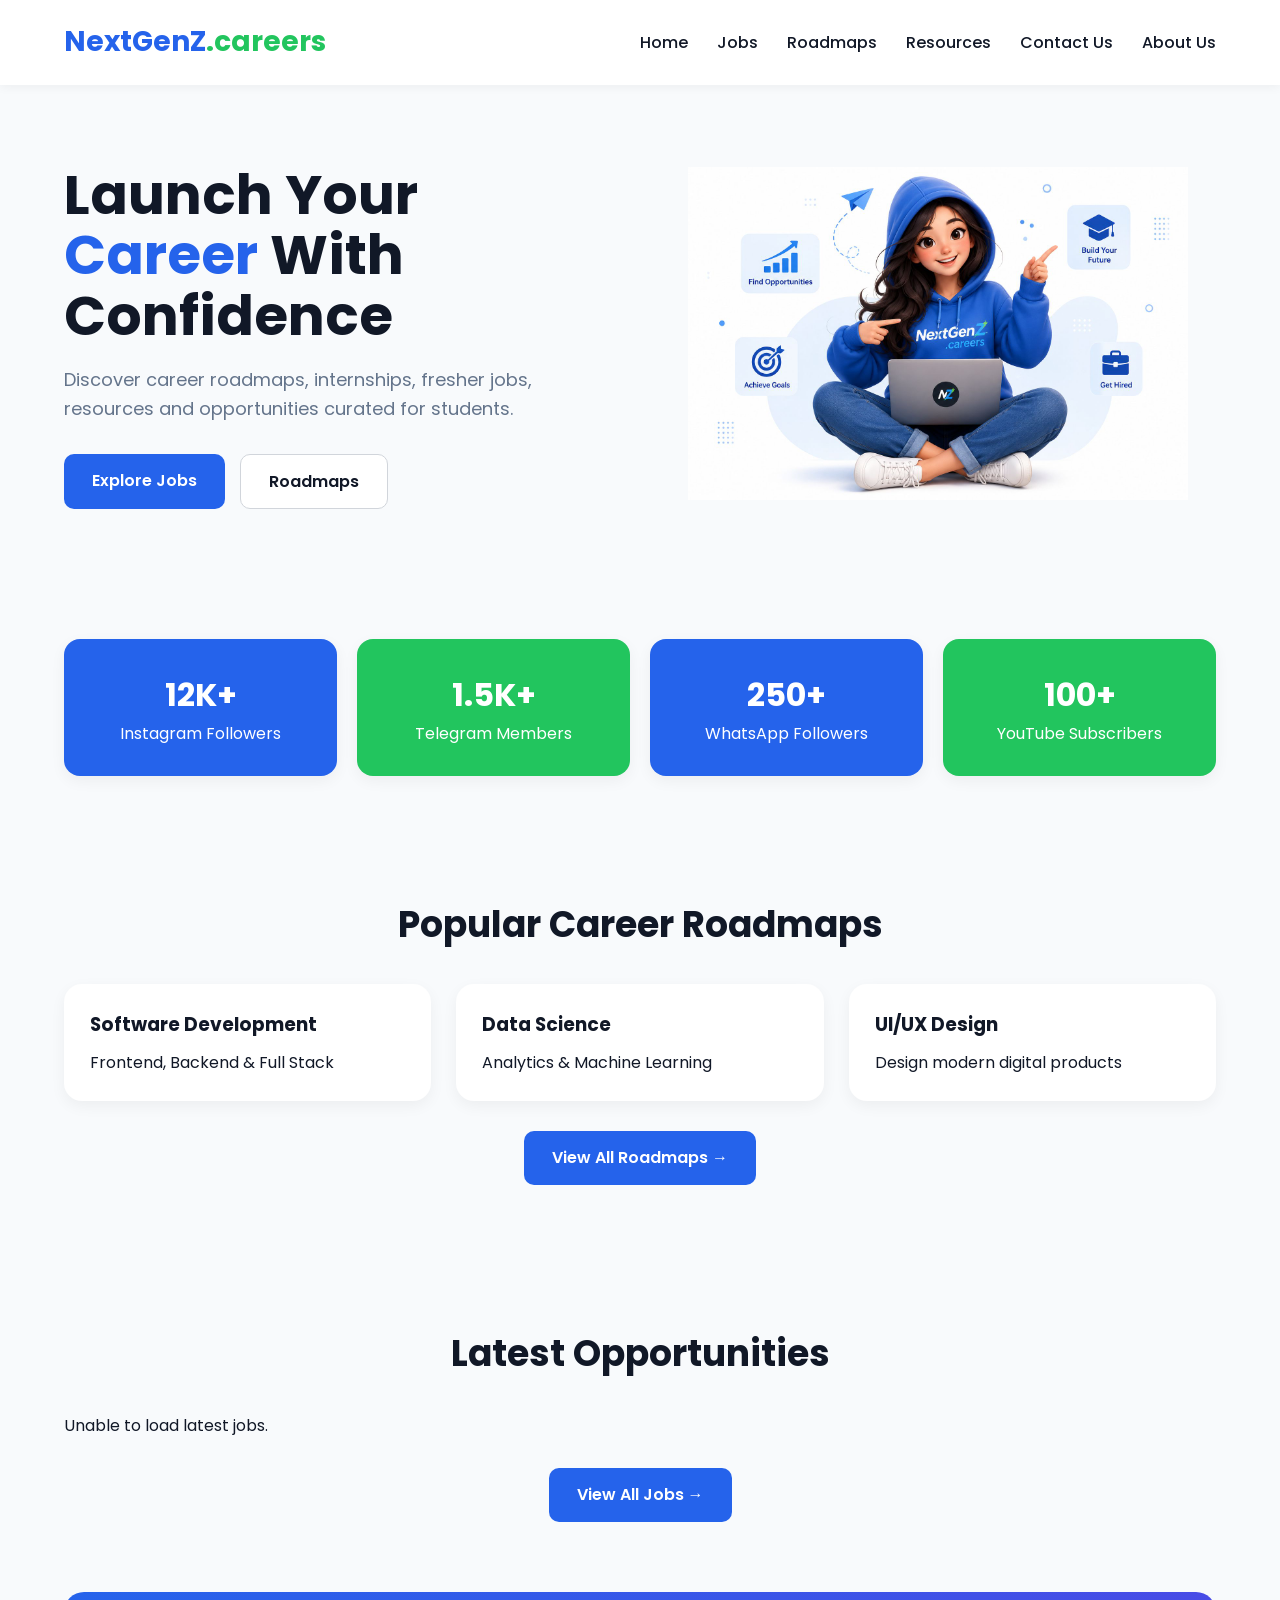
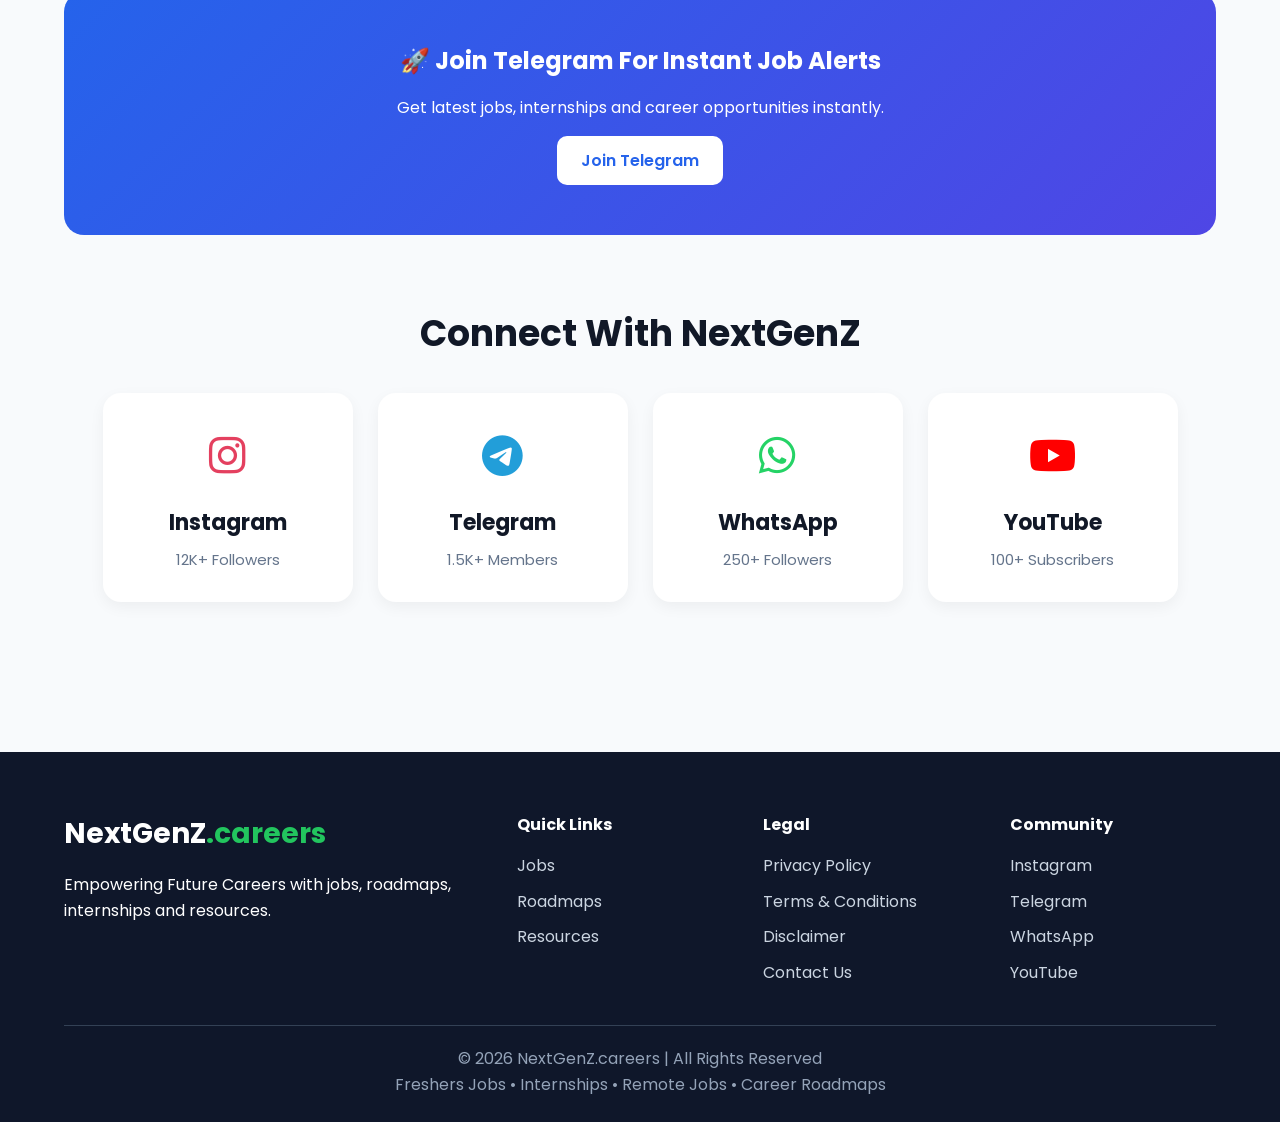
<file: index.html>
<!DOCTYPE html>
<html lang="en">
<head>
<meta charset="UTF-8">
<meta name="viewport" content="width=device-width, initial-scale=1.0">
<meta name="description"
content="Freshers Jobs, Internships, Career Roadmaps and Resources for Students.">
<meta name="keywords"
content="Freshers Jobs, Internships, Remote Jobs, Career Roadmaps, NextGenZ Careers">
<meta name="author"
content="NextGenZ.careers">
<title>NextGenZ.careers</title>

<link href="https://fonts.googleapis.com/css2?family=Poppins:wght@300;400;500;600;700&display=swap" rel="stylesheet">
<link rel="stylesheet" href="css/style.css">
<link rel="stylesheet"
href="https://cdnjs.cloudflare.com/ajax/libs/font-awesome/6.5.1/css/all.min.css">

</head>
<body>

<nav>
<div class="container navbar">

<a href="index.html" class="logo">
NextGenZ<span>.careers</span>
</a>

<button class="menu-toggle" id="menuToggle">
<i class="fas fa-bars"></i>
</button>

<div class="nav-links" id="navLinks">
<a href="index.html">Home</a>
<a href="jobs.html">Jobs</a>
<a href="roadmaps.html">Roadmaps</a>
<a href="resources.html">Resources</a>
<a href="contact.html">Contact Us</a>
<a href="aboutus.html">About Us</a>
  
</div>

</div>
</nav>

<div class="container">

<section class="hero">

<div class="hero-content">

<div class="hero-text">

<h1>
Launch Your <span>Career</span> With Confidence
</h1>

<p>
Discover career roadmaps, internships, fresher jobs,
resources and opportunities curated for students.
</p>

<div class="hero-buttons">

<a href="jobs.html" class="btn-primary">
Explore Jobs
</a>

<a href="roadmaps.html" class="btn-secondary">
Roadmaps
</a>

</div>

</div>

<div class="hero-image">
<img
src="assets/mascots/blue-hoodie-girl.jpeg"
alt="Mascot">
</div>

</div>

</section>

<!-- COMMUNITY STATS -->

<div class="stats">

<div class="stat-card blue">
<h2>12K+</h2>
<p>Instagram Followers</p>
</div>

<div class="stat-card green">
<h2>1.5K+</h2>
<p>Telegram Members</p>
</div>

<div class="stat-card blue">
<h2>250+</h2>
<p>WhatsApp Followers</p>
</div>

<div class="stat-card green">
<h2>100+</h2>
<p>YouTube Subscribers</p>
</div>

</div>

<!-- ROADMAPS -->

<section class="section">

<h2 class="section-title">
Popular Career Roadmaps
</h2>

<div class="cards">

<div class="card">
<h3>Software Development</h3>
<p>Frontend, Backend & Full Stack</p>
</div>

<div class="card">
<h3>Data Science</h3>
<p>Analytics & Machine Learning</p>
</div>

<div class="card">
<h3>UI/UX Design</h3>
<p>Design modern digital products</p>
</div>

</div>

<div style="text-align:center;margin-top:30px;">
<a href="roadmaps.html" class="btn-primary">
View All Roadmaps →
</a>

</div>

</section>

<!-- JOBS -->

<section class="section">

<h2 class="section-title">
Latest Opportunities
</h2>

<div class="job-grid" id="latestJobs">
</div>

<div style="text-align:center;margin-top:30px;">
<a href="jobs.html" class="btn-primary">
View All Jobs →
</a>
</div>

</section>

<!-- TELEGRAM -->

<div class="telegram">

<h2>
🚀 Join Telegram For Instant Job Alerts
</h2>

<p>
Get latest jobs, internships and career opportunities instantly.
</p>

<a
href="https://t.me/NextGenZ_3507"
target="_blank"
rel="noopener noreferrer"
>
Join Telegram
</a>

</div>

<!-- SOCIAL LINKS -->

<section class="section">

<h2 class="section-title">
Connect With NextGenZ
</h2>

<div class="social-grid">

<a href="https://www.instagram.com/nextgenz.careers___"
target="_blank"
class="social-card">

<div class="social-icon">
<i class="fab fa-instagram"></i>
</div>

<h3>Instagram</h3>
<p>12K+ Followers</p>

</a>

<a href="https://t.me/NextGenZ_3507"
target="_blank"
class="social-card">

<div class="social-icon">
<i class="fab fa-telegram"></i>
</div>

<h3>Telegram</h3>
<p>1.5K+ Members</p>

</a>

<a href="https://whatsapp.com/channel/0029Vb7myvzFXUuTW505jc34"
target="_blank"
class="social-card">

<div class="social-icon">
<i class="fab fa-whatsapp"></i>
</div>

<h3>WhatsApp</h3>
<p>250+ Followers</p>

</a>

<a href="https://youtube.com/@nextgenz.careers"
target="_blank"
class="social-card">

<div class="social-icon">
<i class="fab fa-youtube"></i>
</div>

<h3>YouTube</h3>
<p>100+ Subscribers</p>

</a>

</div>

</section>

</div>

<footer class="footer">

<div class="container">

<div class="footer-grid">

<div>

<h3 class="footer-logo">
NextGenZ<span>.careers</span>
</h3>

<p>
Empowering Future Careers with jobs,
roadmaps, internships and resources.
</p>

</div>

<div>

<h4>Quick Links</h4>

<a href="jobs.html">Jobs</a>
<a href="roadmaps.html">Roadmaps</a>
<a href="resources.html">Resources</a>

</div>

<div>

<h4>Legal</h4>

<a href="privacy-policy.html">
Privacy Policy
</a>

<a href="terms-and-conditions.html">
Terms & Conditions
</a>

<a href="disclaimer.html">
Disclaimer
</a>

<a href="contact.html">
Contact Us
</a>

</div>

<div>

<h4>Community</h4>

<a href="https://www.instagram.com/nextgenz.careers___" target="_blank">
Instagram
</a>

<a href="https://t.me/NextGenZ_3507" target="_blank">
Telegram
</a>

<a href="https://whatsapp.com/channel/0029Vb7myvzFXUuTW505jc34" target="_blank">
WhatsApp
</a>

<a href="https://youtube.com/@nextgenz.careers" target="_blank">
YouTube
</a>

</div>

</div>

<div class="footer-bottom">

<p>
© 2026 NextGenZ.careers | All Rights Reserved
</p>

<p>
Freshers Jobs • Internships • Remote Jobs • Career Roadmaps
</p>

</div>

</div>

</footer>

<script>

const SHEET_URL =
"https://opensheet.elk.sh/1BYlgaDfRpooK-59tOeE_zVIuWqKgYcrGlc1aWQddtQc/JobDetails";

fetch(SHEET_URL)

.then(response => response.json())

.then(data => {

const latestJobs =
data.reverse().slice(0,6);

const jobsContainer =
document.getElementById("latestJobs");

jobsContainer.innerHTML = "";

latestJobs.forEach(job => {

jobsContainer.innerHTML += `

<div class="job-card">

<div style="display:flex;gap:8px;margin-bottom:15px;flex-wrap:wrap;">

<span class="badge category">
${job.Category}
</span>

${job['Is New'] === 'TRUE'
? '<span class="badge new">NEW</span>'
: ''
}

</div>

<h3>
${job.Company} - ${job.Role}
</h3>

<p>📍 ${job.Location}</p>

<p>💼 ${job.Experience}</p>

<p>💰 ${job.Salary} LPA</p>

<a
href="career.html?id=${job['Job ID']}"
class="apply-btn">
View Details →
</a>

</div>

`;

});

})

.catch(error => {

console.error(error);

document.getElementById("latestJobs").innerHTML =
"<p>Unable to load latest jobs.</p>";

});

</script>

<script>

const menuToggle =
document.getElementById("menuToggle");

const navLinks =
document.getElementById("navLinks");

menuToggle.addEventListener("click",()=>{

navLinks.classList.toggle("active");

});

</script>
</body>
</html>
</file>
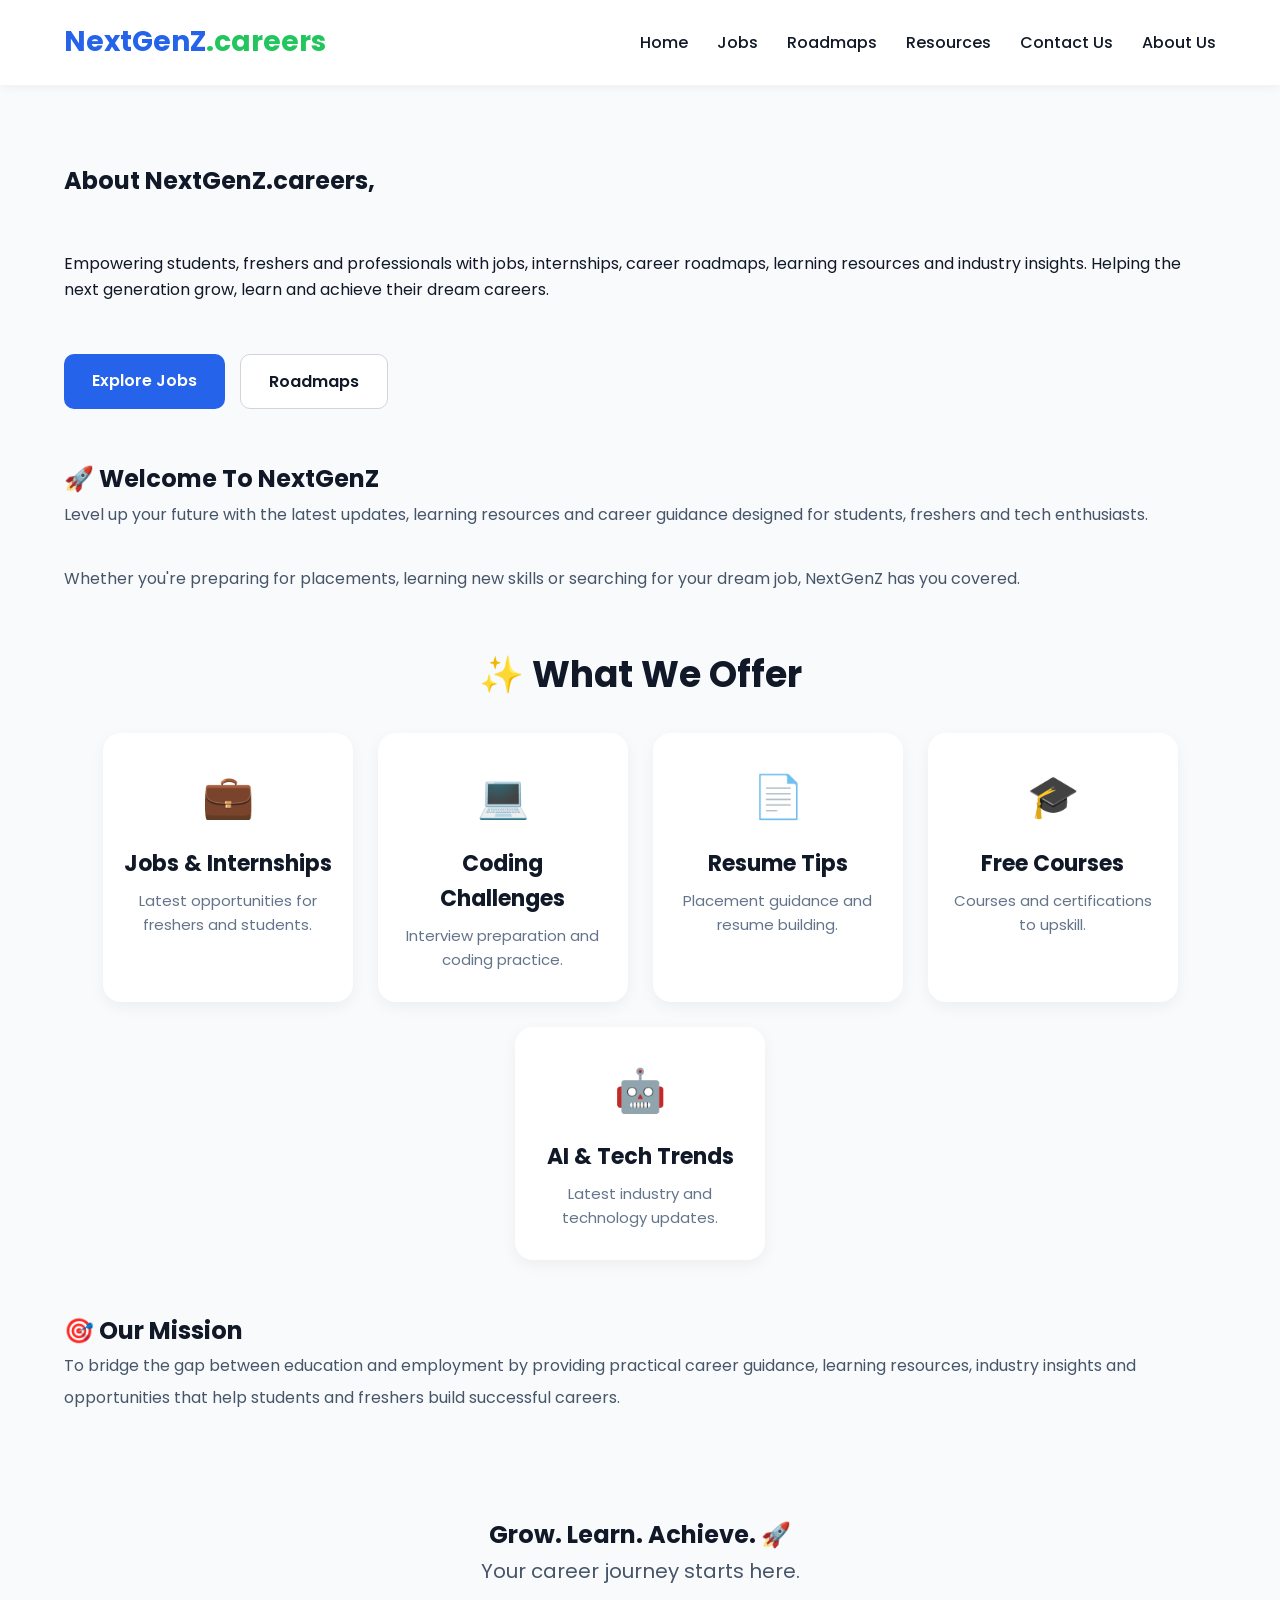
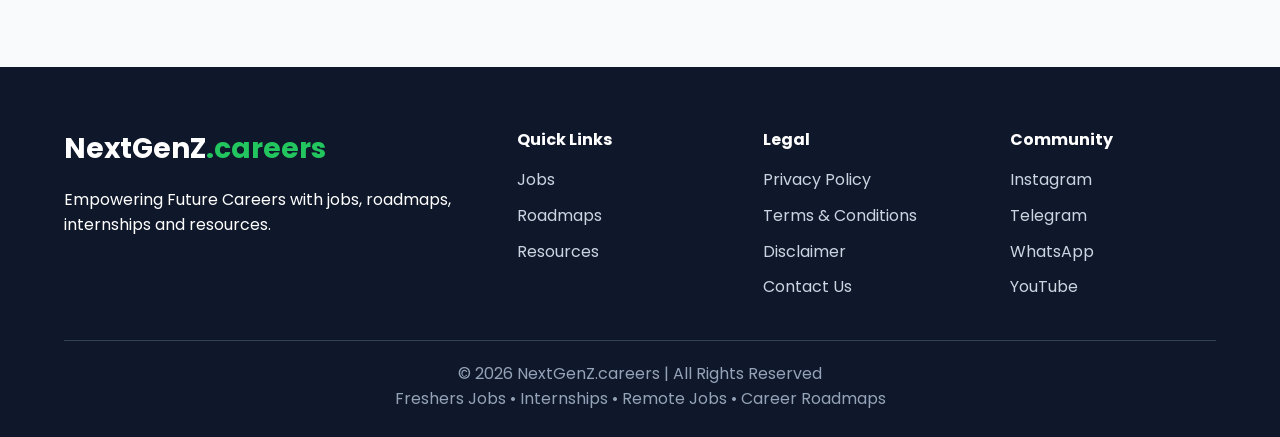
<file: aboutus.html>
<!DOCTYPE html>
<html lang="en">
<head>
<meta charset="UTF-8">
<meta name="viewport" content="width=device-width, initial-scale=1.0">
<meta name="description"
content="Freshers Jobs, Internships, Career Roadmaps and Resources for Students.">
<meta name="keywords"
content="Freshers Jobs, Internships, Remote Jobs, Career Roadmaps, NextGenZ Careers">
<meta name="author"
content="NextGenZ.careers">
<title>NextGenZ.careers</title>

<link href="https://fonts.googleapis.com/css2?family=Poppins:wght@300;400;500;600;700&display=swap" rel="stylesheet">
<link rel="stylesheet" href="css/style.css">
<link rel="stylesheet" href="https://cdnjs.cloudflare.com/ajax/libs/font-awesome/6.5.1/css/all.min.css">
<style>
/* MENU BUTTON */
.menu-toggle{
display:none;
background:none;
border:none;
font-size:24px;
cursor:pointer;
color:#2563eb;
}

/* MEDIA */
@media(max-width:768px){

.hero h1{
font-size:38px;
}

.menu-toggle{
display:block;
}

.nav-links{
display:none;
flex-direction:column;
position:absolute;
top:80px;
left:0;
width:100%;
background:white;
padding:20px;
box-shadow:0 5px 20px rgba(0,0,0,.1);
}

.nav-links.active{
display:flex;
}

.cta{
padding:35px 25px;
}

}
</style>
</head>
<body>

<nav>
<div class="container navbar">

<a href="index.html" class="logo">
NextGenZ<span>.careers</span>
</a>

<button class="menu-toggle" id="menuToggle">
<i class="fas fa-bars"></i>
</button>

<div class="nav-links" id="navLinks">
<a href="index.html">Home</a>
<a href="jobs.html">Jobs</a>
<a href="roadmaps.html">Roadmaps</a>
<a href="resources.html">Resources</a>
<a href="contact.html">Contact Us</a> 
<a href="aboutus.html">About Us</a>
</div>

</div>
</nav>
<section class="contact-hero">

<div class="container">

<div class="contact-content">

<div class="contact-text">

<h1>
<br><br>
About <span>NextGenZ.careers,</span>
</h1>
<br><br>
<p>
Empowering students, freshers and professionals with jobs,
internships, career roadmaps, learning resources and industry insights.
Helping the next generation grow, learn and achieve their dream careers.
</p>

<br><br>
<div class="hero-buttons">

<a href="jobs.html" class="btn-primary">
Explore Jobs
</a>

<a href="roadmaps.html" class="btn-secondary">
Roadmaps
</a>

</div>

</div>

</div>

</div>

</section>

<!-- WHO WE ARE -->

<section class="partnership-section">

<div class="container">

<br><br>
<div class="partnership-box">

<h2>🚀 Welcome To NextGenZ</h2>

<p style="line-height:2;color:#475569;">

Level up your future with the latest updates,
learning resources and career guidance designed for
students, freshers and tech enthusiasts.

<br><br>

Whether you're preparing for placements,
learning new skills or searching for your dream job,
NextGenZ has you covered.

</p>

</div>

</div>

</section>

<!-- WHAT WE OFFER -->

<section class="social-section">

<div class="container">
<br><br>
<h2 class="section-title">
✨ What We Offer
</h2>

<div class="social-grid">

<div class="social-card">
<div class="social-icon">💼</div>
<h3>Jobs & Internships</h3>
<p>Latest opportunities for freshers and students.</p>
</div>

<div class="social-card">
<div class="social-icon">💻</div>
<h3>Coding Challenges</h3>
<p>Interview preparation and coding practice.</p>
</div>

<div class="social-card">
<div class="social-icon">📄</div>
<h3>Resume Tips</h3>
<p>Placement guidance and resume building.</p>
</div>

<div class="social-card">
<div class="social-icon">🎓</div>
<h3>Free Courses</h3>
<p>Courses and certifications to upskill.</p>
</div>

<div class="social-card">
<div class="social-icon">🤖</div>
<h3>AI & Tech Trends</h3>
<p>Latest industry and technology updates.</p>
</div>

</div>

</div>

</section>

<!-- MISSION -->

<section class="partnership-section">

<div class="container">
<br><br>
<div class="partnership-box">

<h2>🎯 Our Mission</h2>

<p style="line-height:2;color:#475569;">

To bridge the gap between education and employment by
providing practical career guidance, learning resources,
industry insights and opportunities that help students
and freshers build successful careers.

</p>
<br><br>
</div>

</div>

</section>

<!-- FINAL MESSAGE -->

<section class="partnership-section">

<div class="container">
<br></br>
<div class="partnership-box" style="text-align:center;">

<h2>
Grow. Learn. Achieve. 🚀
</h2>

<p style="font-size:20px;color:#475569;">

Your career journey starts here.

</p>

</div>

</div>

</section>

<footer class="footer">

<div class="container">

<div class="footer-grid">

<div>

<h3 class="footer-logo">
NextGenZ<span>.careers</span>
</h3>

<p>
Empowering Future Careers with jobs,
roadmaps, internships and resources.
</p>

</div>

<div>

<h4>Quick Links</h4>

<a href="jobs.html">Jobs</a>
<a href="roadmaps.html">Roadmaps</a>
<a href="resources.html">Resources</a>

</div>

<div>

<h4>Legal</h4>

<a href="privacy-policy.html">
Privacy Policy
</a>

<a href="terms-and-conditions.html">
Terms & Conditions
</a>

<a href="disclaimer.html">
Disclaimer
</a>

<a href="contact.html">
Contact Us
</a>

</div>

<div>

<h4>Community</h4>

<a href="https://www.instagram.com/nextgenz.careers___" target="_blank">
Instagram
</a>

<a href="https://t.me/NextGenZ_3507" target="_blank">
Telegram
</a>

<a href="https://whatsapp.com/channel/0029Vb7myvzFXUuTW505jc34" target="_blank">
WhatsApp
</a>

<a href="https://youtube.com/@nextgenz.careers" target="_blank">
YouTube
</a>

</div>

</div>

<div class="footer-bottom">

<p>
© 2026 NextGenZ.careers | All Rights Reserved
</p>

<p>
Freshers Jobs • Internships • Remote Jobs • Career Roadmaps
</p>

</div>

</div>

</footer>
<script>

const menuToggle =
document.getElementById("menuToggle");

const navLinks =
document.getElementById("navLinks");

menuToggle.addEventListener("click",()=>{

navLinks.classList.toggle("active");

});

</script>
</body>
</html>
</file>
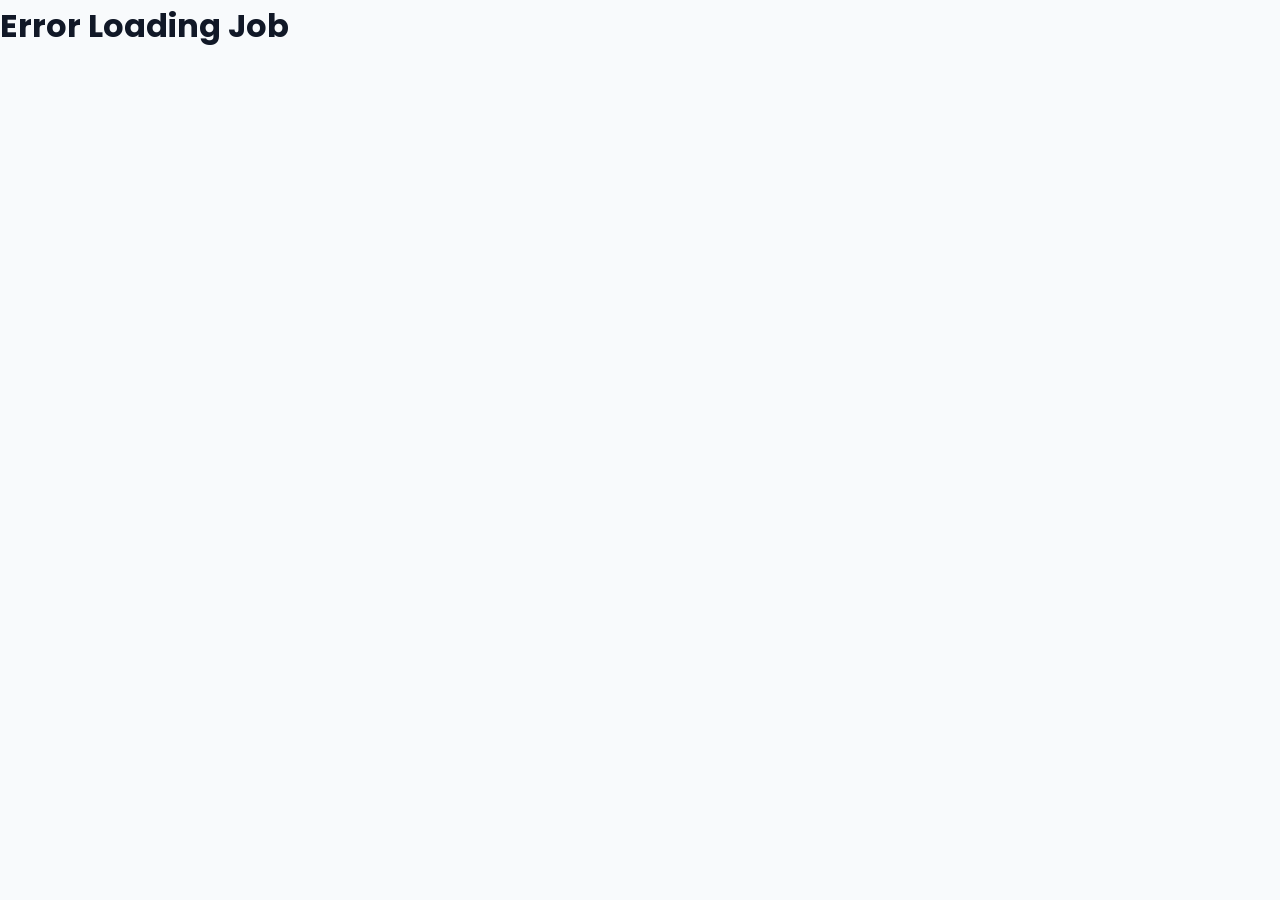
<file: career.html>
<!DOCTYPE html>
<html lang="en">
<head>
<meta charset="UTF-8">
<meta name="viewport" content="width=device-width, initial-scale=1.0">

<title>Career Details | NextGenZ.careers</title>

<link href="https://fonts.googleapis.com/css2?family=Poppins:wght@300;400;500;600;700&display=swap" rel="stylesheet">
<link rel="stylesheet" href="css/style.css">
<link rel="stylesheet" href="https://cdnjs.cloudflare.com/ajax/libs/font-awesome/6.5.1/css/all.min.css">

<style>

*{
margin:0;
padding:0;
box-sizing:border-box;
font-family:'Poppins',sans-serif;
}

body{
background:#f8fafc;
color:#111827;
line-height:1.6;
}

.container{
width:90%;
max-width:1100px;
margin:auto;
}

/* NAVBAR */

nav{
background:#fff;
padding:20px 0;
box-shadow:0 2px 10px rgba(0,0,0,.05);
position:sticky;
top:0;
z-index:999;
}

.navbar{
display:flex;
justify-content:space-between;
align-items:center;
}

.logo{
font-size:28px;
font-weight:700;
color:#2563eb;
}

.logo span{
color:#22c55e;
}

.nav-links a{
text-decoration:none;
margin-left:25px;
color:#111827;
font-weight:500;
}

/* HERO */

.hero{
padding:60px 0 30px;
}

.company{
display:inline-block;
background:#dbeafe;
color:#2563eb;
padding:8px 15px;
border-radius:30px;
font-weight:600;
margin-bottom:20px;
}

.hero h1{
font-size:42px;
margin-bottom:10px;
}

.hero p{
color:#64748b;
}

/* INFO CARDS */

.info-grid{
display:grid;
grid-template-columns:repeat(4,1fr);
gap:20px;
margin:40px 0;
}

.info-card{
background:white;
padding:25px;
border-radius:18px;
text-align:center;
box-shadow:0 5px 15px rgba(0,0,0,.05);
}

.info-card h3{
font-size:14px;
color:#64748b;
margin-bottom:8px;
}

.info-card p{
font-weight:600;
}

/* SECTIONS */

.section{
background:white;
padding:30px;
border-radius:20px;
margin-bottom:25px;
box-shadow:0 5px 15px rgba(0,0,0,.05);
}

.section h2{
margin-bottom:15px;
color:#2563eb;
}

ul{
padding-left:20px;
}

li{
margin-bottom:10px;
}

/* APPLY BOX */

.apply-box{
background:linear-gradient(
135deg,
#2563eb,
#4f46e5
);

padding:40px;
border-radius:20px;

color:white;

text-align:center;

margin:40px 0;
}

.apply-box h2{
margin-bottom:15px;
}

.apply-btn{
display:inline-block;

background:white;
color:#2563eb;

padding:14px 28px;

border-radius:10px;

text-decoration:none;
font-weight:600;

margin-top:15px;
}

/* FOOTER */

footer{
background:white;
padding:40px;
color:#64748b;
margin-top:50px;
}

/* MENU BUTTON */
.menu-toggle{
display:none;
background:none;
border:none;
font-size:24px;
cursor:pointer;
color:#2563eb;
}
  
/* MOBILE */

@media(max-width:768px){

.hero h1{
font-size:38px;
}

.menu-toggle{
display:block;
}

.nav-links{
display:none;
flex-direction:column;
position:absolute;
top:80px;
left:0;
width:100%;
background:white;
padding:20px;
box-shadow:0 5px 20px rgba(0,0,0,.1);
}

.nav-links.active{
display:flex;
}

.cta{
padding:35px 25px;
}

}

</style>
</head>

<body>

<nav>
<div class="container navbar">

<a href="index.html" class="logo">
NextGenZ<span>.careers</span>
</a>

<button class="menu-toggle" id="menuToggle">
<i class="fas fa-bars"></i>
</button>

<div class="nav-links" id="navLinks">
<a href="index.html">Home</a>
<a href="jobs.html">Jobs</a>
<a href="roadmaps.html">Roadmaps</a>
<a href="resources.html">Resources</a>
<a href="contact.html">Contact Us</a> 
<a href="aboutus.html">About Us</a>
</div>

</div>

</nav>

<div class="container">

<section class="hero">

<div class="company" id="company">
Loading...
</div>

<h1 id="role">
Loading...
</h1>

<p id="descriptionShort">
Loading...
</p>

</section>

<div class="info-grid">

<div class="info-card">
<h3>Location</h3>
<p id="location">Loading...</p>
</div>

<div class="info-card">
<h3>Experience</h3>
<p id="experience">Loading...</p>
</div>

<div class="info-card">
<h3>Salary</h3>
<p id="salary">Loading...</p>
</div>

<div class="info-card">
<h3>Qualification</h3>
<p id="eligibility">Loading...</p>
</div>

</div>

<div class="section">

<h2>
Required Skills
</h2>

<ul id="skillsList">
</ul>

</div>

<div class="section">

<h2>
Selection Process
</h2>

<ul id="selectionProcess">
</ul>

</div>

<div class="apply-box">

<h2>
🚀 Ready To Apply?
</h2>

<p>
Click below to proceed to the official application page.
</p>

<a
id="applyBtn"
href="#"
class="apply-btn"
target="_blank"
rel="noopener noreferrer"
>
Apply Now
</a>

</div>

</div>

<footer class="footer">

<div class="container">

<div class="footer-grid">

<div>

<h3 class="footer-logo">
NextGenZ<span>.careers</span>
</h3>

<p>
Empowering Future Careers with jobs,
roadmaps, internships and resources.
</p>

</div>

<div>

<h4>Quick Links</h4>

<a href="jobs.html">Jobs</a>
<a href="roadmaps.html">Roadmaps</a>
<a href="resources.html">Resources</a>

</div>

<div>

<h4>Legal</h4>

<a href="privacy-policy.html">
Privacy Policy
</a>

<a href="terms-and-conditions.html">
Terms & Conditions
</a>

<a href="disclaimer.html">
Disclaimer
</a>

<a href="contact.html">
Contact Us
</a>

</div>

<div>

<h4>Community</h4>

<a href="https://www.instagram.com/nextgenz.careers___" target="_blank">
Instagram
</a>

<a href="https://t.me/NextGenZ_3507" target="_blank">
Telegram
</a>

<a href="https://whatsapp.com/channel/0029Vb7myvzFXUuTW505jc34" target="_blank">
WhatsApp
</a>

<a href="https://youtube.com/@nextgenz.careers" target="_blank">
YouTube
</a>

</div>

</div>

<div class="footer-bottom">
<p>
© 2026 NextGenZ.careers | All Rights Reserved
</p>

<p>
Freshers Jobs • Internships • Remote Jobs • Career Roadmaps
</p>

</div>

<script>

const SHEET_URL =
"https://opensheet.elk.sh/1BYlgaDfRpooK-59tOeE_zVIuWqKgYcrGlc1aWQddtQc/JobDetails";

fetch(SHEET_URL)
.then(response => response.json())
.then(data => {

const requestedId =
new URLSearchParams(window.location.search)
.get("id");

console.log("Requested ID:", requestedId);

const job =
data.find(job =>

job["Job ID"] === requestedId

);

console.log("Matched Job:", job);

if(!job){

document.body.innerHTML =
"<h1>Job Not Found</h1>";

return;

}

document.getElementById("company")
.textContent =
job.Company;

document.getElementById("role")
.textContent =
job.Role;

document.getElementById("descriptionShort")
.textContent =
job.Description;

document.getElementById("selectionProcess")
.textContent =
job.SelectionProcess;

document.getElementById("location")
.textContent =
job.Location;

document.getElementById("experience")
.textContent =
job.Experience;

document.getElementById("salary")
.textContent =
job.Salary;

document.getElementById("eligibility")
.textContent =
job.Eligibility;

const skillsList =
document.getElementById("skillsList");

skillsList.innerHTML = "";

job.Skills
.split(",")

.forEach(skill => {

skillsList.innerHTML +=
`<li>${skill.trim()}</li>`;

});

const selectionProcess=
document.getElementById("selectionProcess");

selectionProcess.innerHTML = "";

job["Selection Process"]
.split(",")

.forEach((step,index) => {

selectionProcess.innerHTML += `
<li>
<strong>Step ${index + 1}</strong> -
${step.replace(/Step\s*\d+\s*:/i,'').trim()}
</li>
`;

});

document
.getElementById("applyBtn")
.href =
`redirect.html?id=${requestedId}`;

})
.catch(error => {

console.error(error);

document.body.innerHTML =
"<h1>Error Loading Job</h1>";

});

</script>

<script>

const menuToggle =
document.getElementById("menuToggle");

const navLinks =
document.getElementById("navLinks");

menuToggle.addEventListener("click",()=>{

navLinks.classList.toggle("active");

});

</script>
  
</body>
</html>
</file>
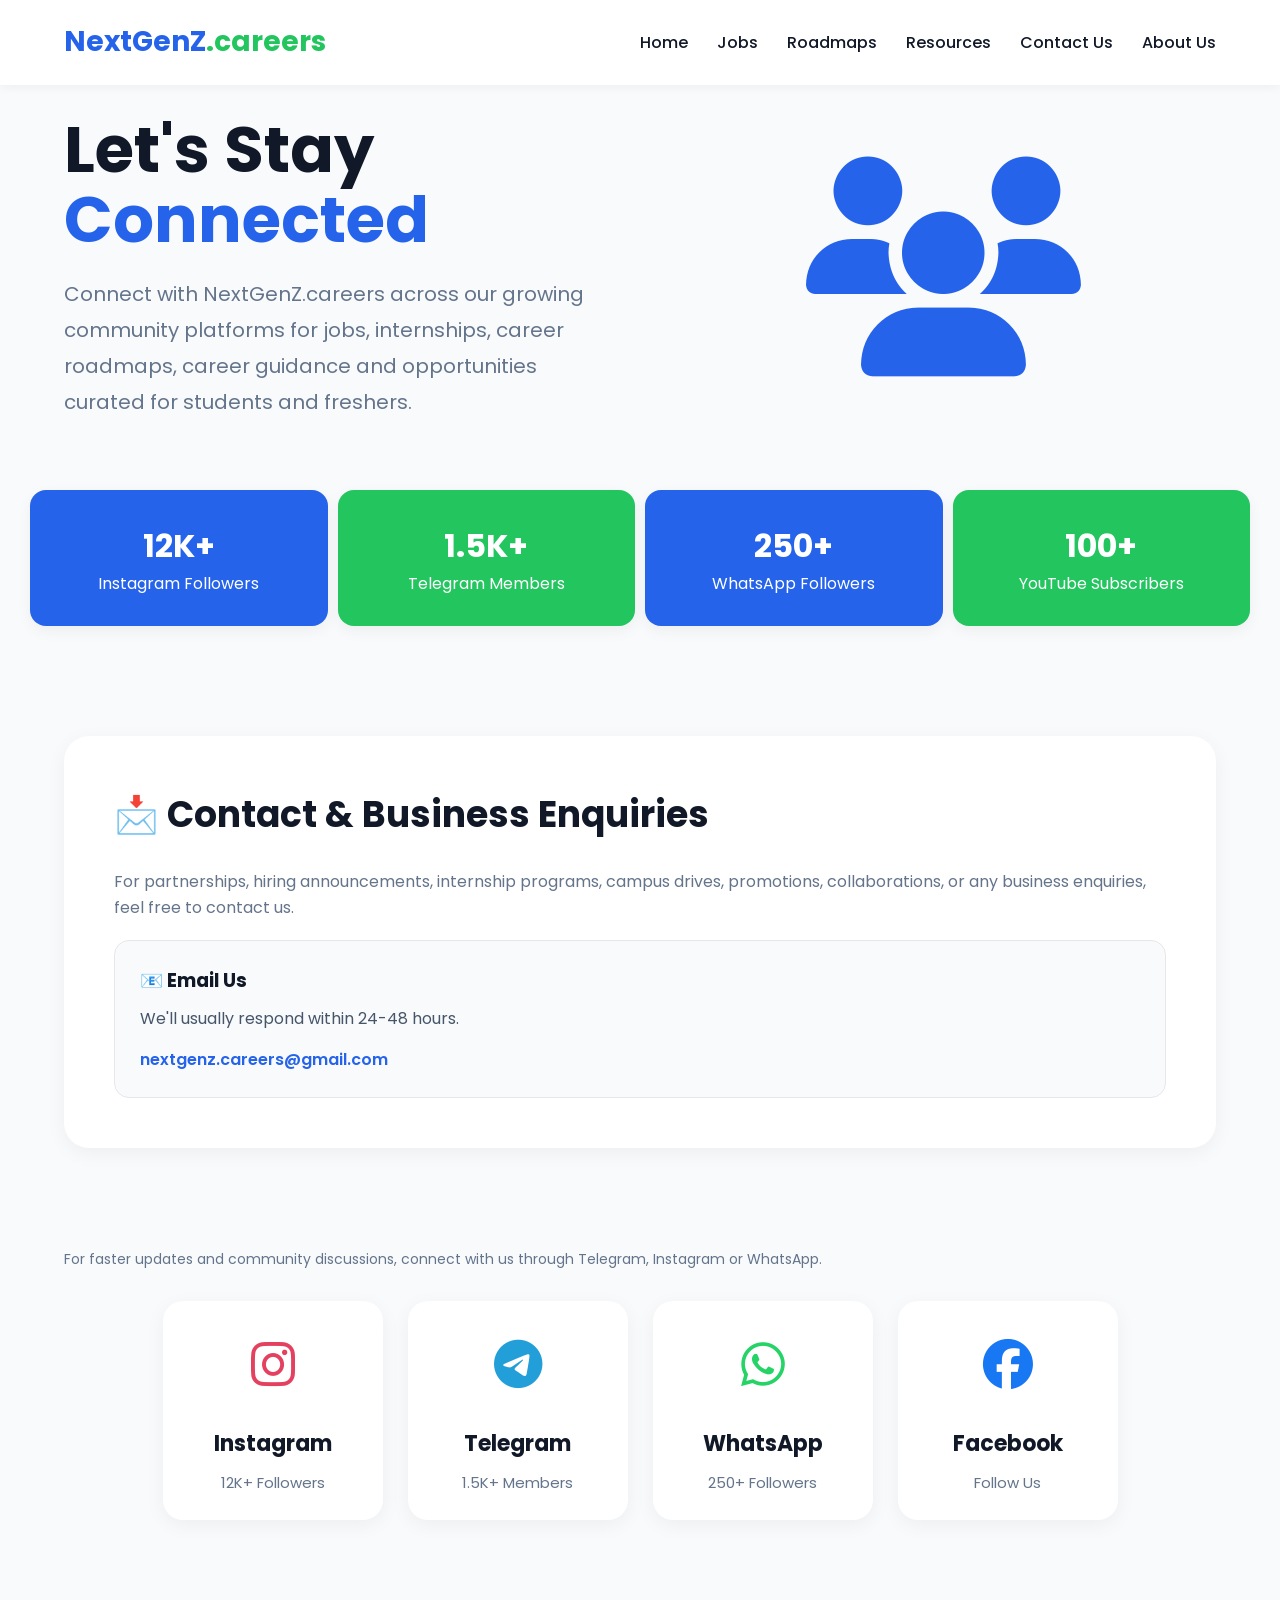
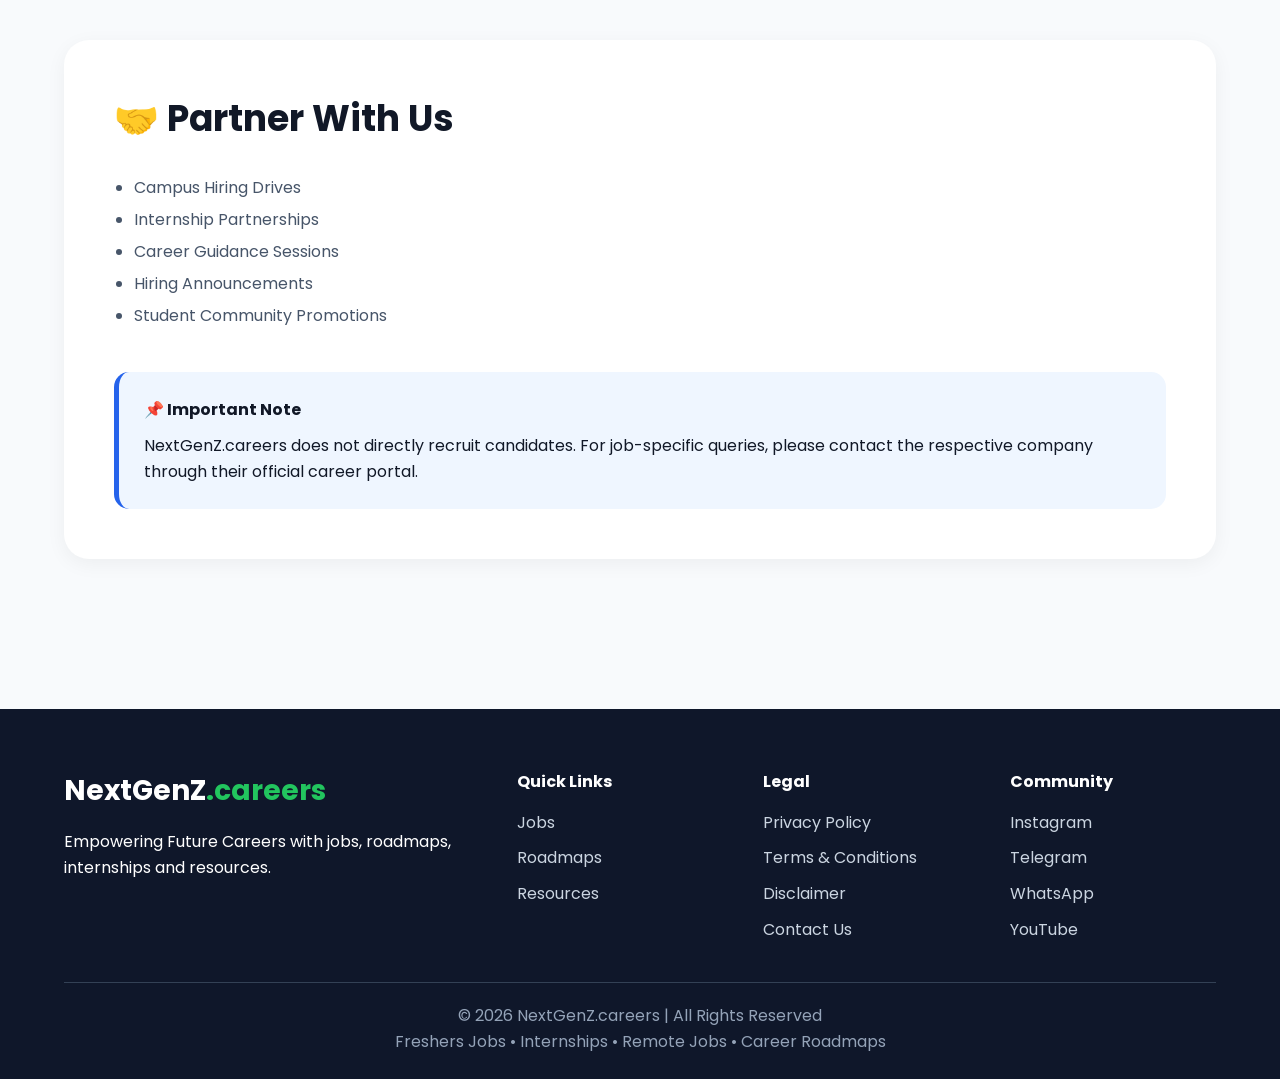
<file: contact.html>
<!DOCTYPE html>

<html lang="en">
<head>
<meta charset="UTF-8">
<meta name="viewport" content="width=device-width, initial-scale=1.0">

<title>Contact Us | NextGenZ.careers</title>

<link href="https://fonts.googleapis.com/css2?family=Poppins:wght@300;400;500;600;700&display=swap" rel="stylesheet">

<link rel="stylesheet" href="css/style.css">

<link rel="stylesheet" href="https://cdnjs.cloudflare.com/ajax/libs/font-awesome/6.5.1/css/all.min.css">

<style>

/* MENU BUTTON */
.menu-toggle{
display:none;
background:none;
border:none;
font-size:24px;
cursor:pointer;
color:#2563eb;
}

/* MEDIA */
@media(max-width:768px){

.hero h1{
font-size:38px;
}

.menu-toggle{
display:block;
}

.nav-links{
display:none;
flex-direction:column;
position:absolute;
top:80px;
left:0;
width:100%;
background:white;
padding:20px;
box-shadow:0 5px 20px rgba(0,0,0,.1);
}

.nav-links.active{
display:flex;
}

.cta{
padding:35px 25px;
}

}

.contact-hero{
padding:30px 0;
}

.contact-content{
display:flex;
align-items:center;
justify-content:space-between;
gap:60px;
}

.contact-text{
flex:1;
}

.contact-text h1{
font-size:64px;
line-height:1.1;
margin-bottom:20px;
}

.contact-text h1 span{
color:#2563eb;
}

.contact-text p{
font-size:20px;
color:#64748b;
line-height:1.8;
max-width:600px;
}

.contact-image{
flex:1;
text-align:center;
}

.contact-image i{
font-size:220px;
color:#2563eb;
}

.section-title{
text-align:center;
font-size:40px;
margin-bottom:40px;
}

.social-section{
padding:10px 0 50px;
}

.social-grid{
display:flex;
justify-content:center;
gap:25px;
flex-wrap:wrap;
}

.social-card{
background:white;
padding:25px 15px;
border-radius:20px;
text-align:center;
text-decoration:none;
color:#111827;
box-shadow:0 5px 20px rgba(0,0,0,.05);
transition:.3s;
width:220px;
}

.social-card:hover{
transform:translateY(-8px);
box-shadow:0 15px 30px rgba(37,99,235,.12);
}

.social-icon{
font-size:50px;
margin-bottom:20px;
}

.social-card h3{
margin-bottom:10px;
}

.social-card p{
color:#64748b;
}

.fa-instagram{
color:#E4405F;
}

.fa-telegram{
color:#229ED9;
}

.fa-whatsapp{
color:#25D366;
}

.fa-youtube{
color:#FF0000;
}

.fa-facebook{
color:#1877F2;
}

.partnership-section{
padding:70px 0;
}

.partnership-box{
background:white;
padding:50px;
border-radius:25px;
box-shadow:0 5px 20px rgba(0,0,0,.05);
}

.partnership-box h2{
margin-bottom:25px;
font-size:36px;
}

.partnership-box ul{
padding-left:20px;
line-height:2;
color:#475569;
}

.note-box{
margin-top:40px;
background:#eff6ff;
border-left:5px solid #2563eb;
padding:25px;
border-radius:15px;
}

.note-box h4{
margin-bottom:10px;
}

@media(max-width:992px){

.contact-content{
flex-direction:column;
text-align:center;
}

.contact-text h1{
font-size:48px;
}

.social-grid{
grid-template-columns:repeat(2,1fr);
}

}

@media(max-width:768px){

.contact-content{
flex-direction:column;
text-align:center;
gap:30px;
}

.contact-text h1{
font-size:42px;
line-height:1.2;
}

.contact-text p{
font-size:16px;
max-width:100%;
}

.contact-image i{
font-size:140px;
}

.stats-contact{
display:grid;
grid-template-columns:repeat(2,1fr);
gap:15px;
padding:0 15px;
}

.social-grid{
grid-template-columns:repeat(2,1fr);
gap:15px;
}

.social-card{
padding:20px 15px;
}

.social-icon{
font-size:36px;
margin-bottom:12px;
}

.social-card h3{
font-size:16px;
}

.social-card p{
font-size:13px;
}

.partnership-box{
padding:25px;
}

.partnership-box h2{
font-size:28px;
}

.section-title{
font-size:30px;
margin-bottom:25px;
}

}

@media(max-width:480px){

.contact-text h1{
font-size:34px;
}

.stats-contact{
grid-template-columns:1fr;
}

.social-grid{
grid-template-columns:1fr;
}

.social-card{
padding:25px;
}

}

</style>

</head>

<body>

<nav>
<div class="container navbar">

<a href="index.html" class="logo">
NextGenZ<span>.careers</span>
</a>

<button class="menu-toggle" id="menuToggle">
<i class="fas fa-bars"></i>
</button>

<div class="nav-links" id="navLinks">

<a href="index.html">Home</a> <a href="jobs.html">Jobs</a> <a href="roadmaps.html">Roadmaps</a> <a href="resources.html">Resources</a>
<a href="contact.html">Contact Us</a> 
<a href="aboutus.html">About Us</a>

</div>

</div>

</nav>

<section class="contact-hero">

<div class="container">

<div class="contact-content">

<div class="contact-text">

<h1>
Let's Stay <span>Connected</span>
</h1>

<p>
Connect with NextGenZ.careers across our growing community platforms for jobs, internships, career roadmaps, career guidance and opportunities curated for students and freshers.
</p>

</div>

<div class="contact-image">

<i class="fas fa-users"></i>

</div>

</div>

</div>

</section>

<section class="stats-contact">

<div class="stat-card blue">

<h2>12K+</h2>
<p>Instagram Followers</p>

</div>

<div class="stat-card green">

<h2>1.5K+</h2>
<p>Telegram Members</p>

</div>

<div class="stat-card blue">

<h2>250+</h2>
<p>WhatsApp Followers</p>

</div>

<div class="stat-card green">

<h2>100+</h2>
<p>YouTube Subscribers</p>

</div>

</section>

<section class="partnership-section">

<div class="container">

<div class="partnership-box">

<h2>📩 Contact & Business Enquiries</h2>

<p style="margin-bottom:20px;color:#64748b;">

For partnerships, hiring announcements, internship programs,
campus drives, promotions, collaborations, or any business enquiries,
feel free to contact us.

</p>

<div style="
background:#f8fafc;
padding:25px;
border-radius:15px;
border:1px solid #e5e7eb;
">

<h3 style="margin-bottom:10px;">
📧 Email Us
</h3>

<p style="margin-bottom:15px;color:#475569;">
We'll usually respond within 24-48 hours.
</p>

<a
href="mailto:nextgenz.careers@gmail.com"
style="
color:#2563eb;
font-weight:550;
font-size:16px;
text-decoration:none;
">

nextgenz.careers@gmail.com

</a>

</div>

</div>

</div>

</section>

<section class="social-section">

<div class="container">

<p style="
margin-top:20px;
font-size:14px;
color:#64748b;
">

For faster updates and community discussions,
connect with us through Telegram, Instagram or WhatsApp.

</p>

<div class="social-grid">

<a href="https://www.instagram.com/nextgenz.careers___"
target="_blank"
class="social-card">

<div class="social-icon">
<i class="fab fa-instagram"></i>
</div>

<h3>Instagram</h3>
<p>12K+ Followers</p>

</a>

<a href="https://t.me/NextGenZ_3507"
target="_blank"
class="social-card">

<div class="social-icon">
<i class="fab fa-telegram"></i>
</div>

<h3>Telegram</h3>
<p>1.5K+ Members</p>

</a>

<a href="https://whatsapp.com/channel/0029Vb7myvzFXUuTW505jc34"
target="_blank"
class="social-card">

<div class="social-icon">
<i class="fab fa-whatsapp"></i>
</div>

<h3>WhatsApp</h3>
<p>250+ Followers</p>

<a href="https://www.facebook.com/share/1EWwUbES2Z/?mibextid=wwXIfr"
target="_blank"
class="social-card">

<div class="social-icon">
<i class="fab fa-facebook"></i>
</div>

<h3>Facebook</h3>
<p>Follow Us</p>

</a>

</div>

</div>

</section>

<section class="partnership-section">

<div class="container">

<div class="partnership-box">

<h2>
🤝 Partner With Us
</h2>

<ul>

<li>Campus Hiring Drives</li>

<li>Internship Partnerships</li>

<li>Career Guidance Sessions</li>

<li>Hiring Announcements</li>

<li>Student Community Promotions</li>

</ul>

<div class="note-box">

<h4>📌 Important Note</h4>

<p>
NextGenZ.careers does not directly recruit candidates. For job-specific queries, please contact the respective company through their official career portal.
</p>

</div>

</div>

</div>

</section>

<footer class="footer">

<div class="container">

<div class="footer-grid">

<div>

<h3 class="footer-logo">
NextGenZ<span>.careers</span>
</h3>

<p>
Empowering Future Careers with jobs, roadmaps, internships and resources.
</p>

</div>

<div>

<h4>Quick Links</h4>

<a href="jobs.html">Jobs</a> <a href="roadmaps.html">Roadmaps</a> <a href="resources.html">Resources</a>

</div>

<div>

<h4>Legal</h4>

<a href="privacy-policy.html">Privacy Policy</a> <a href="terms-and-conditions.html">Terms & Conditions</a> <a href="disclaimer.html">Disclaimer</a> <a href="contact.html">Contact Us</a>

</div>

<div>

<h4>Community</h4>

<a href="https://www.instagram.com/nextgenz.careers___" target="_blank">Instagram</a> <a href="https://t.me/NextGenZ_3507" target="_blank">Telegram</a> <a href="https://whatsapp.com/channel/0029Vb7myvzFXUuTW505jc34" target="_blank">WhatsApp</a> <a href="https://youtube.com/@nextgenz.careers" target="_blank">YouTube</a>

</div>

</div>

<div class="footer-bottom">

<p>
© 2026 NextGenZ.careers | All Rights Reserved
</p>

<p>
Freshers Jobs • Internships • Remote Jobs • Career Roadmaps
</p>

</div>

</div>

</footer>
<script>

const menuToggle =
document.getElementById("menuToggle");

const navLinks =
document.getElementById("navLinks");

menuToggle.addEventListener("click",()=>{

navLinks.classList.toggle("active");

});

</script>
</body>
</html>
</file>
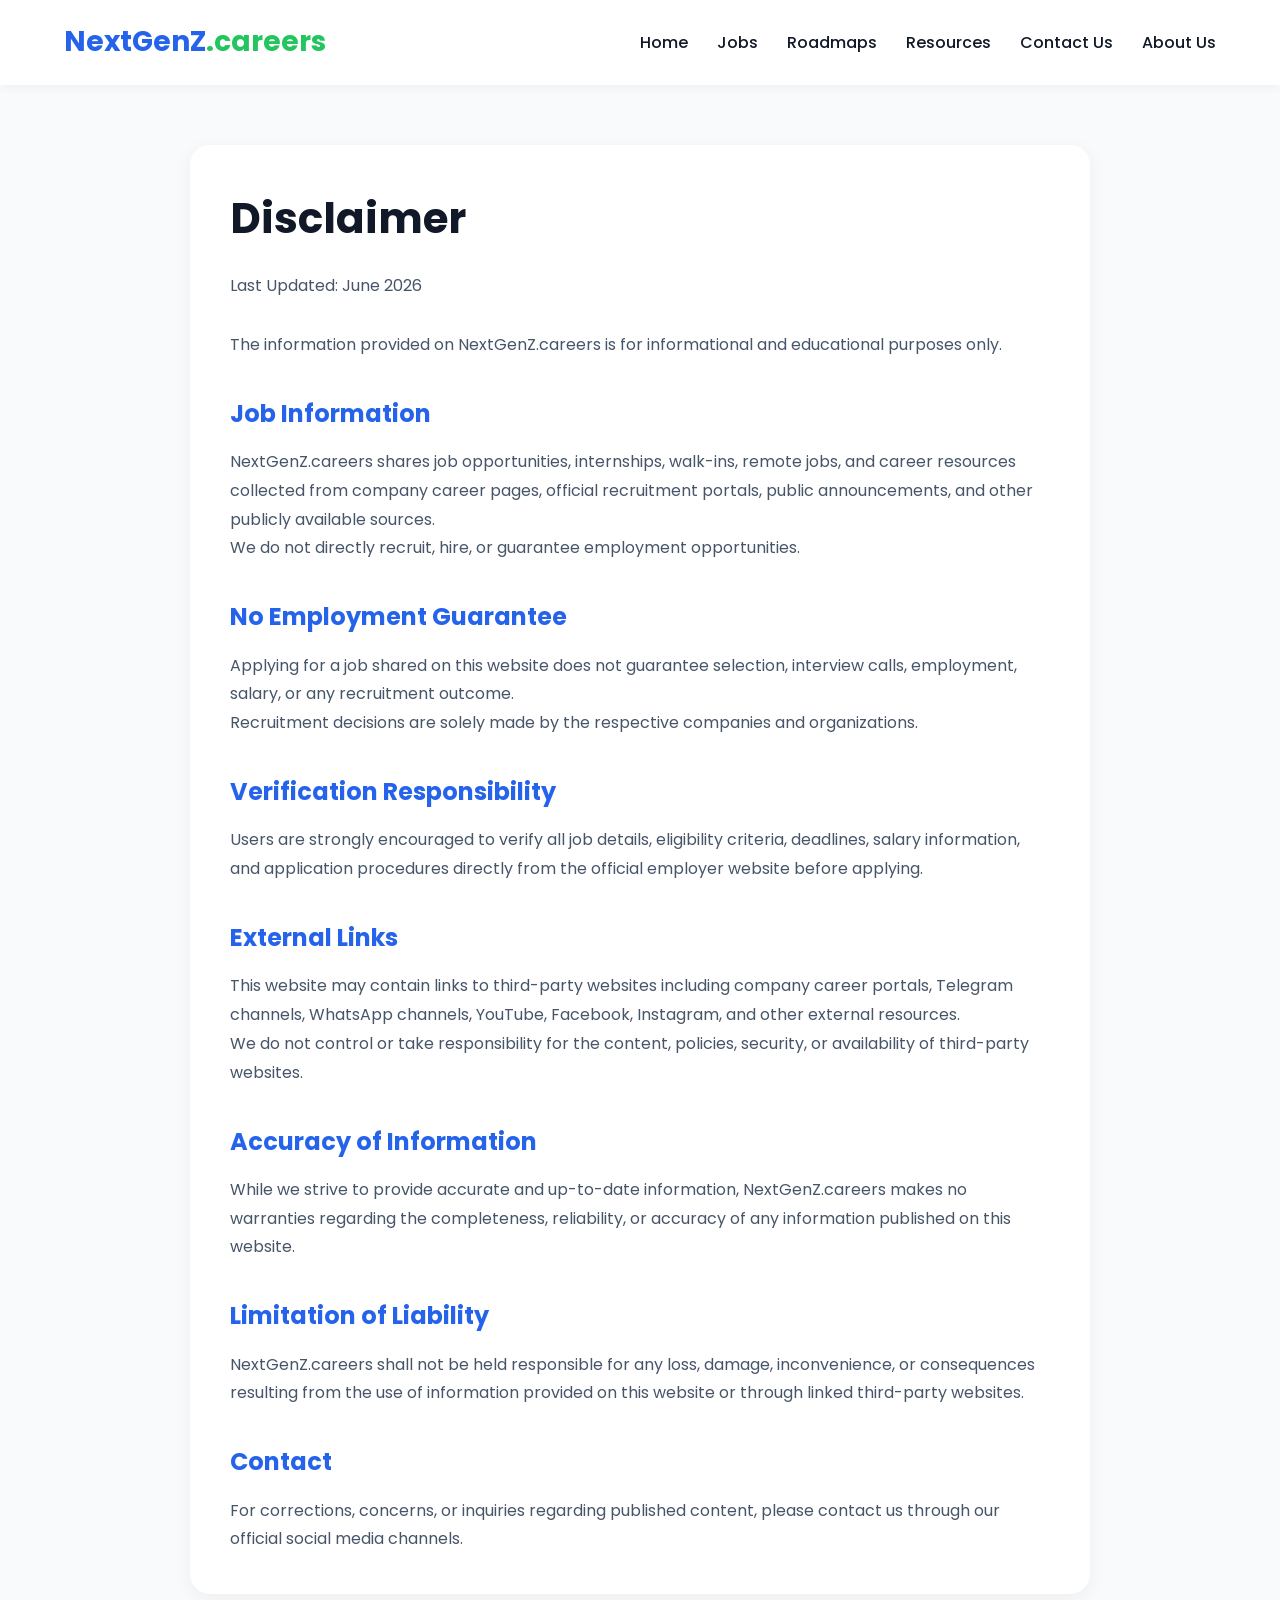
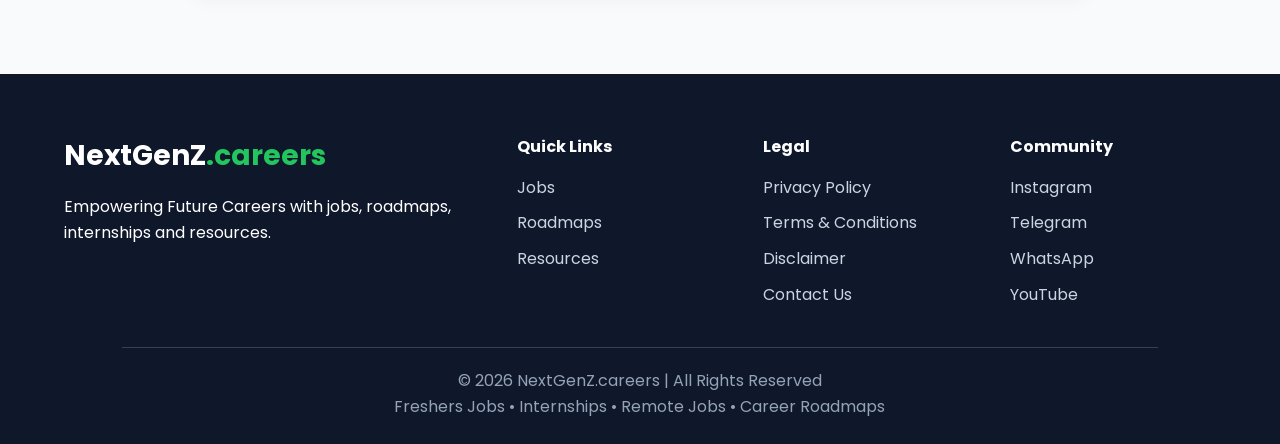
<file: disclaimer.html>
<!DOCTYPE html>
<html lang="en">
<head>
<meta charset="UTF-8">
<meta name="viewport" content="width=device-width, initial-scale=1.0">

<title>Disclaimer | NextGenZ.careers</title>

<link href="https://fonts.googleapis.com/css2?family=Poppins:wght@300;400;500;600;700&display=swap" rel="stylesheet">
<link rel="stylesheet" href="css/style.css">
<link rel="stylesheet" href="https://cdnjs.cloudflare.com/ajax/libs/font-awesome/6.5.1/css/all.min.css">

<style>

/* MENU BUTTON */
.menu-toggle{
display:none;
background:none;
border:none;
font-size:24px;
cursor:pointer;
color:#2563eb;
}
/* MEDIA */
@media(max-width:768px){

.hero h1{
font-size:38px;
}

.menu-toggle{
display:block;
}

.nav-links{
display:none;
flex-direction:column;
position:absolute;
top:80px;
left:0;
width:100%;
background:white;
padding:20px;
box-shadow:0 5px 20px rgba(0,0,0,.1);
}

.nav-links.active{
display:flex;
}

.cta{
padding:35px 25px;
}

}
.policy-container{
max-width:900px;
margin:60px auto;
padding:40px;
background:white;
border-radius:20px;
box-shadow:0 5px 20px rgba(0,0,0,.05);
}

.policy-container h1{
font-size:42px;
margin-bottom:20px;
}

.policy-container h2{
margin-top:35px;
margin-bottom:15px;
color:#2563eb;
}

.policy-container p,
.policy-container li{
line-height:1.8;
color:#475569;
}

.last-updated{
color:#64748b;
margin-bottom:30px;
}

</style>

</head>

<body>

<nav>
<div class="container navbar">

<a href="index.html" class="logo">
NextGenZ<span>.careers</span>
</a>

<button class="menu-toggle" id="menuToggle">
<i class="fas fa-bars"></i>
</button>

<div class="nav-links" id="navLinks">
<a href="index.html">Home</a>
<a href="jobs.html">Jobs</a>
<a href="roadmaps.html">Roadmaps</a>
<a href="resources.html">Resources</a>
<a href="contact.html">Contact Us</a>
<a href="aboutus.html">About Us</a>
</div>

</div>
</nav>

<div class="policy-container">

<h1>Disclaimer</h1>

<p class="last-updated">
Last Updated: June 2026
</p>

<p>
The information provided on NextGenZ.careers is for informational and educational purposes only.
</p>

<h2>Job Information</h2>

<p>
NextGenZ.careers shares job opportunities, internships, walk-ins, remote jobs, and career resources collected from company career pages, official recruitment portals, public announcements, and other publicly available sources.
</p>

<p>
We do not directly recruit, hire, or guarantee employment opportunities.
</p>

<h2>No Employment Guarantee</h2>

<p>
Applying for a job shared on this website does not guarantee selection, interview calls, employment, salary, or any recruitment outcome.
</p>

<p>
Recruitment decisions are solely made by the respective companies and organizations.
</p>

<h2>Verification Responsibility</h2>

<p>
Users are strongly encouraged to verify all job details, eligibility criteria, deadlines, salary information, and application procedures directly from the official employer website before applying.
</p>

<h2>External Links</h2>

<p>
This website may contain links to third-party websites including company career portals, Telegram channels, WhatsApp channels, YouTube, Facebook, Instagram, and other external resources.
</p>

<p>
We do not control or take responsibility for the content, policies, security, or availability of third-party websites.
</p>

<h2>Accuracy of Information</h2>

<p>
While we strive to provide accurate and up-to-date information, NextGenZ.careers makes no warranties regarding the completeness, reliability, or accuracy of any information published on this website.
</p>

<h2>Limitation of Liability</h2>

<p>
NextGenZ.careers shall not be held responsible for any loss, damage, inconvenience, or consequences resulting from the use of information provided on this website or through linked third-party websites.
</p>

<h2>Contact</h2>

<p>
For corrections, concerns, or inquiries regarding published content, please contact us through our official social media channels.
</p>

</div>

<footer class="footer">

<div class="container">

<div class="footer-grid">

<div>

<h3 class="footer-logo">
NextGenZ<span>.careers</span>
</h3>

<p>
Empowering Future Careers with jobs,
roadmaps, internships and resources.
</p>

</div>

<div>

<h4>Quick Links</h4>

<a href="jobs.html">Jobs</a>
<a href="roadmaps.html">Roadmaps</a>
<a href="resources.html">Resources</a>

</div>

<div>

<h4>Legal</h4>

<a href="privacy-policy.html">
Privacy Policy
</a>

<a href="terms-and-conditions.html">
Terms & Conditions
</a>

<a href="disclaimer.html">
Disclaimer
</a>

<a href="contact.html">
Contact Us
</a>

</div>

<div>

<h4>Community</h4>

<a href="https://www.instagram.com/nextgenz.careers___" target="_blank">
Instagram
</a>

<a href="https://t.me/NextGenZ_3507" target="_blank">
Telegram
</a>

<a href="https://whatsapp.com/channel/0029Vb7myvzFXUuTW505jc34" target="_blank">
WhatsApp
</a>

<a href="https://youtube.com/@nextgenz.careers" target="_blank">
YouTube
</a>

</div>

</div>

<div class="container">

<div class="footer-bottom">

<p>
© 2026 NextGenZ.careers | All Rights Reserved
</p>

<p>
Freshers Jobs • Internships • Remote Jobs • Career Roadmaps
</p>

</div>

</div>

</footer>
<script>

const menuToggle =
document.getElementById("menuToggle");

const navLinks =
document.getElementById("navLinks");

menuToggle.addEventListener("click",()=>{

navLinks.classList.toggle("active");

});

</script>
</body>
</html>
</file>
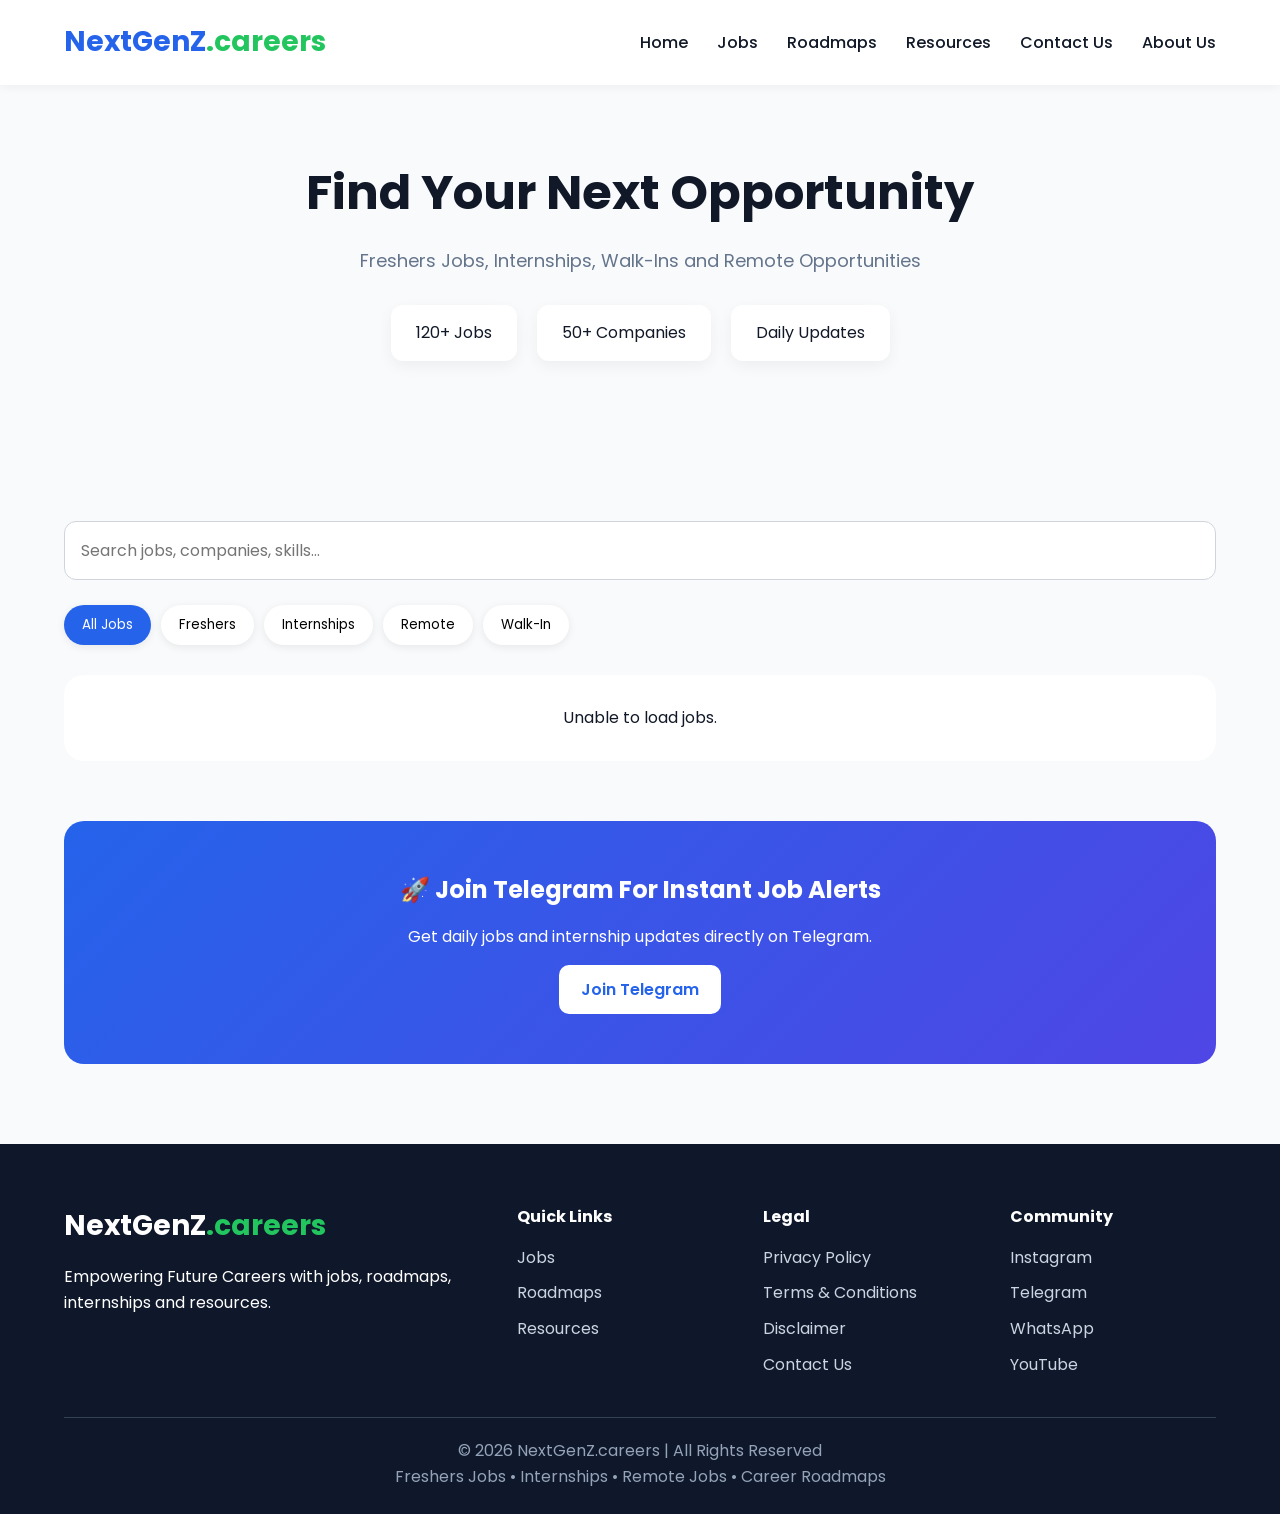
<file: jobs.html>
<!DOCTYPE html>
<html lang="en">
<head>
<meta charset="UTF-8">
<meta name="viewport" content="width=device-width, initial-scale=1.0">
<meta name="description"
content="Freshers Jobs, Internships, Career Roadmaps and Resources for Students.">
<meta name="keywords"
content="Freshers Jobs, Internships, Remote Jobs, Career Roadmaps, NextGenZ Careers">
<meta name="author"
content="NextGenZ.careers">
<title>Jobs | NextGenZ.careers</title>

<link href="https://fonts.googleapis.com/css2?family=Poppins:wght@300;400;500;600;700&display=swap" rel="stylesheet">
<link rel="stylesheet" href="css/style.css">
<link rel="stylesheet" href="https://cdnjs.cloudflare.com/ajax/libs/font-awesome/6.5.1/css/all.min.css">
<style>

*{
margin:0;
padding:0;
box-sizing:border-box;
font-family:'Poppins',sans-serif;
}

body{
background:#f8fafc;
color:#111827;
}

.container{
width:90%;
max-width:1200px;
margin:auto;
}

/* NAVBAR */

nav{
background:#fff;
padding:20px 0;
box-shadow:0 2px 10px rgba(0,0,0,.05);
position:sticky;
top:0;
z-index:999;
}

.navbar{
display:flex;
justify-content:space-between;
align-items:center;
}

.logo{
font-size:28px;
font-weight:700;
color:#2563eb;
text-decoration:none;
display:inline-block;
cursor:pointer;
}

.logo:hover{
transform:scale(1.03);
text-decoration:none;
}

.logo:visited{
text-decoration:none;
}

.logo span{
color:#22c55e;
}

.nav-links a{
text-decoration:none;
margin-left:25px;
color:#111827;
font-weight:500;
position:relative;
transition:.3s ease;
}

/* HERO */

.hero{
padding:70px 0;
text-align:center;
}

.hero h1{
font-size:48px;
margin-bottom:15px;
}

.hero p{
font-size:18px;
color:#64748b;
max-width:700px;
margin:auto;
}

.stats{
display:flex;
justify-content:center;
gap:20px;
margin-top:30px;
flex-wrap:wrap;
}

.stat{
background:white;
padding:15px 25px;
border-radius:12px;
box-shadow:0 5px 15px rgba(0,0,0,.05);
}

/* SEARCH */

.search-box{
margin:40px 0 25px;
}

.search-box input{
width:100%;
padding:16px;
border:1px solid #d1d5db;
border-radius:12px;
font-size:16px;
}

/* FILTERS */

.filters{
display:flex;
gap:10px;
flex-wrap:wrap;
margin-bottom:30px;
}

.filter-btn{
padding:10px 18px;
border:none;
border-radius:30px;
background:white;
cursor:pointer;
box-shadow:0 2px 8px rgba(0,0,0,.08);
}

.filter-btn.active{
background:#2563eb;
color:white;
}

/* JOBS */

.jobs-grid{
display:grid;
grid-template-columns:repeat(auto-fit,minmax(320px,1fr));
gap:25px;
margin-bottom:60px;
}

.job-card{
background:white;
padding:25px;
border-radius:18px;
border:1px solid transparent;

transition:.3s;

box-shadow:0 5px 15px rgba(0,0,0,.05);
}

.job-card:hover{
transform:translateY(-10px);

border-color:#2563eb;

box-shadow:
0 20px 40px rgba(37,99,235,.12);
}

.badge{
display:inline-block;
padding:6px 12px;
border-radius:20px;
font-size:12px;
font-weight:600;
margin-bottom:15px;
}

.new{
background:#dcfce7;
color:#15803d;
}

.company{
color:#2563eb;
font-weight:600;
margin-bottom:8px;
}

.job-title{
font-size:22px;
margin-bottom:15px;
}

.job-info{
color:#64748b;
line-height:2;
}

.view-btn{
display:inline-block;
margin-top:18px;

background:#2563eb;
color:white;

padding:10px 18px;

border-radius:8px;

text-decoration:none;
}

/* CTA */

.telegram{
background:linear-gradient(
135deg,
#2563eb,
#4f46e5
);

padding:50px;

border-radius:20px;

color:white;

text-align:center;

margin-bottom:60px;
}

.telegram a{
display:inline-block;
margin-top:15px;

background:white;
color:#2563eb;

padding:12px 22px;

border-radius:10px;

text-decoration:none;
}

/* FOOTER */

footer{
background:white;
padding:40px;
color:#64748b;
}

/* MENU BUTTON */
.menu-toggle{
display:none;
background:none;
border:none;
font-size:24px;
cursor:pointer;
color:#2563eb;
}
  
/* MOBILE */

@media(max-width:768px){

.hero h1{
font-size:36px;
}

.menu-toggle{
display:block;
}

.nav-links{
display:none;
flex-direction:column;
position:absolute;
top:80px;
left:0;
width:100%;
background:white;
padding:20px;
}

.nav-links.active{
display:flex;
}

}

</style>

</head>

<body>

<nav>
<div class="container navbar">

<a href="index.html" class="logo">
NextGenZ<span>.careers</span>
</a>

<button class="menu-toggle" id="menuToggle">
<i class="fas fa-bars"></i>
</button>

<div class="nav-links" id="navLinks">
<a href="index.html">Home</a>
<a href="jobs.html">Jobs</a>
<a href="roadmaps.html">Roadmaps</a>
<a href="resources.html">Resources</a>
<a href="contact.html">Contact Us</a>
<a href="aboutus.html">About Us</a>
</div>

</div>
</nav>

<section class="hero">

<div class="container">

<h1>Find Your Next Opportunity</h1>

<p>
Freshers Jobs, Internships, Walk-Ins and Remote Opportunities
</p>

<div class="stats">

<div class="stat">120+ Jobs</div>
<div class="stat">50+ Companies</div>
<div class="stat">Daily Updates</div>

</div>

</div>

</section>

<div class="container">

<div class="search-box">
<input
type="text"
id="searchInput"
placeholder="Search jobs, companies, skills..."
>
</div>

<div class="filters">

<button class="filter-btn active" data-category="all">
All Jobs
</button>

<button class="filter-btn" data-category="Fresher">
Freshers
</button>

<button class="filter-btn" data-category="Internship">
Internships
</button>

<button class="filter-btn" data-category="Remote">
Remote
</button>

<button class="filter-btn" data-category="Walk-In">
Walk-In
</button>

</div>

<div class="jobs-grid" id="jobsContainer">
</div>

<div class="telegram">

<h2>
🚀 Join Telegram For Instant Job Alerts
</h2>

<p>
Get daily jobs and internship updates directly on Telegram.
</p>

<a
href="https://t.me/NextGenZ_3507"
target="_blank"
rel="noopener noreferrer"
>
Join Telegram
</a>

</div>

</div>

<footer class="footer">

<div class="container">

<div class="footer-grid">

<div>

<h3 class="footer-logo">
NextGenZ<span>.careers</span>
</h3>

<p>
Empowering Future Careers with jobs,
roadmaps, internships and resources.
</p>

</div>

<div>

<h4>Quick Links</h4>

<a href="jobs.html">Jobs</a>
<a href="roadmaps.html">Roadmaps</a>
<a href="resources.html">Resources</a>

</div>

<div>

<h4>Legal</h4>

<a href="privacy-policy.html">
Privacy Policy
</a>

<a href="terms-and-conditions.html">
Terms & Conditions
</a>

<a href="disclaimer.html">
Disclaimer
</a>

<a href="contact.html">
Contact Us
</a>

</div>

<div>

<h4>Community</h4>

<a href="https://www.instagram.com/nextgenz.careers___" target="_blank">
Instagram
</a>

<a href="https://t.me/NextGenZ_3507" target="_blank">
Telegram
</a>

<a href="https://whatsapp.com/channel/0029Vb7myvzFXUuTW505jc34" target="_blank">
WhatsApp
</a>

<a href="https://youtube.com/@nextgenz.careers" target="_blank">
YouTube
</a>

</div>

</div>

<div class="footer-bottom">

<p>
© 2026 NextGenZ.careers | All Rights Reserved
</p>

<p>
Freshers Jobs • Internships • Remote Jobs • Career Roadmaps
</p>

</div>

</div>

</footer>

<script>

const SHEET_URL =
"https://opensheet.elk.sh/1BYlgaDfRpooK-59tOeE_zVIuWqKgYcrGlc1aWQddtQc/JobDetails";

let allJobs = [];

fetch(SHEET_URL)
.then(response => response.json())
.then(data => {

allJobs = data;
renderJobs(data);

})
.catch(error => {

document.getElementById("jobsContainer").innerHTML = `
<div style="
background:white;
padding:30px;
border-radius:20px;
text-align:center;
">
Unable to load jobs.
</div>
`;

console.error(error);

});

function renderJobs(jobs){

const container =
document.getElementById("jobsContainer");

container.innerHTML = "";

jobs.forEach((job,index)=>{

const isNew =
String(job["Is New"]).toLowerCase() === "true";

const categoryBadge =
isNew
? `${job.Category} • NEW`
: `${job.Category}`;

container.innerHTML += `

<div class="job-card">

<div style="display:flex;gap:8px;flex-wrap:wrap;margin-bottom:15px;">

<span class="badge">
${job.Category}
</span>

${isNew ? `
<span class="badge new">
NEW
</span>
` : ""}

</div>

<div class="company">
${job.Company}
</div>

<h3 class="job-title">
${job.Role}
</h3>

<div class="job-info">

📍 ${job.Location}<br>
💼 ${job.Experience}<br>
🎓 ${job.Eligibility}<br>
💰 ${job.Salary}

</div>

<a
href="career.html?id=${job["Job ID"]}"
class="view-btn">

View Details →

</a>

</div>

`;

});

}
/* SEARCH FUNCTIONALITY */

document
.getElementById("searchInput")
.addEventListener("input", function(){

const value =
this.value.trim().toLowerCase();

if(value === ""){
renderJobs(allJobs);
return;
}

const filteredJobs =
allJobs.filter(job =>

String(job.Company || "")
.toLowerCase()
.includes(value)

||

String(job.Role || "")
.toLowerCase()
.includes(value)

||

String(job.Location || "")
.toLowerCase()
.includes(value)

||

String(job.Skills || "")
.toLowerCase()
.includes(value)

||

String(job.Category || "")
.toLowerCase()
.includes(value)

);

renderJobs(filteredJobs);

});

/* FILTERS */

document
.querySelectorAll(".filter-btn")
.forEach(button => {

button.addEventListener("click", () => {

document
.querySelectorAll(".filter-btn")
.forEach(btn =>
btn.classList.remove("active")
);

button.classList.add("active");

const category =
button.dataset.category;

if(category === "all"){

renderJobs(allJobs);

return;

}

const filteredJobs =
allJobs.filter(job =>

(job.Category || "")
.toLowerCase()
=== category.toLowerCase()

);

renderJobs(filteredJobs);

});

});

</script>
<script>

const menuToggle =
document.getElementById("menuToggle");

const navLinks =
document.getElementById("navLinks");

menuToggle.addEventListener("click",()=>{

navLinks.classList.toggle("active");

});

</script>
</body>
</html>
</file>
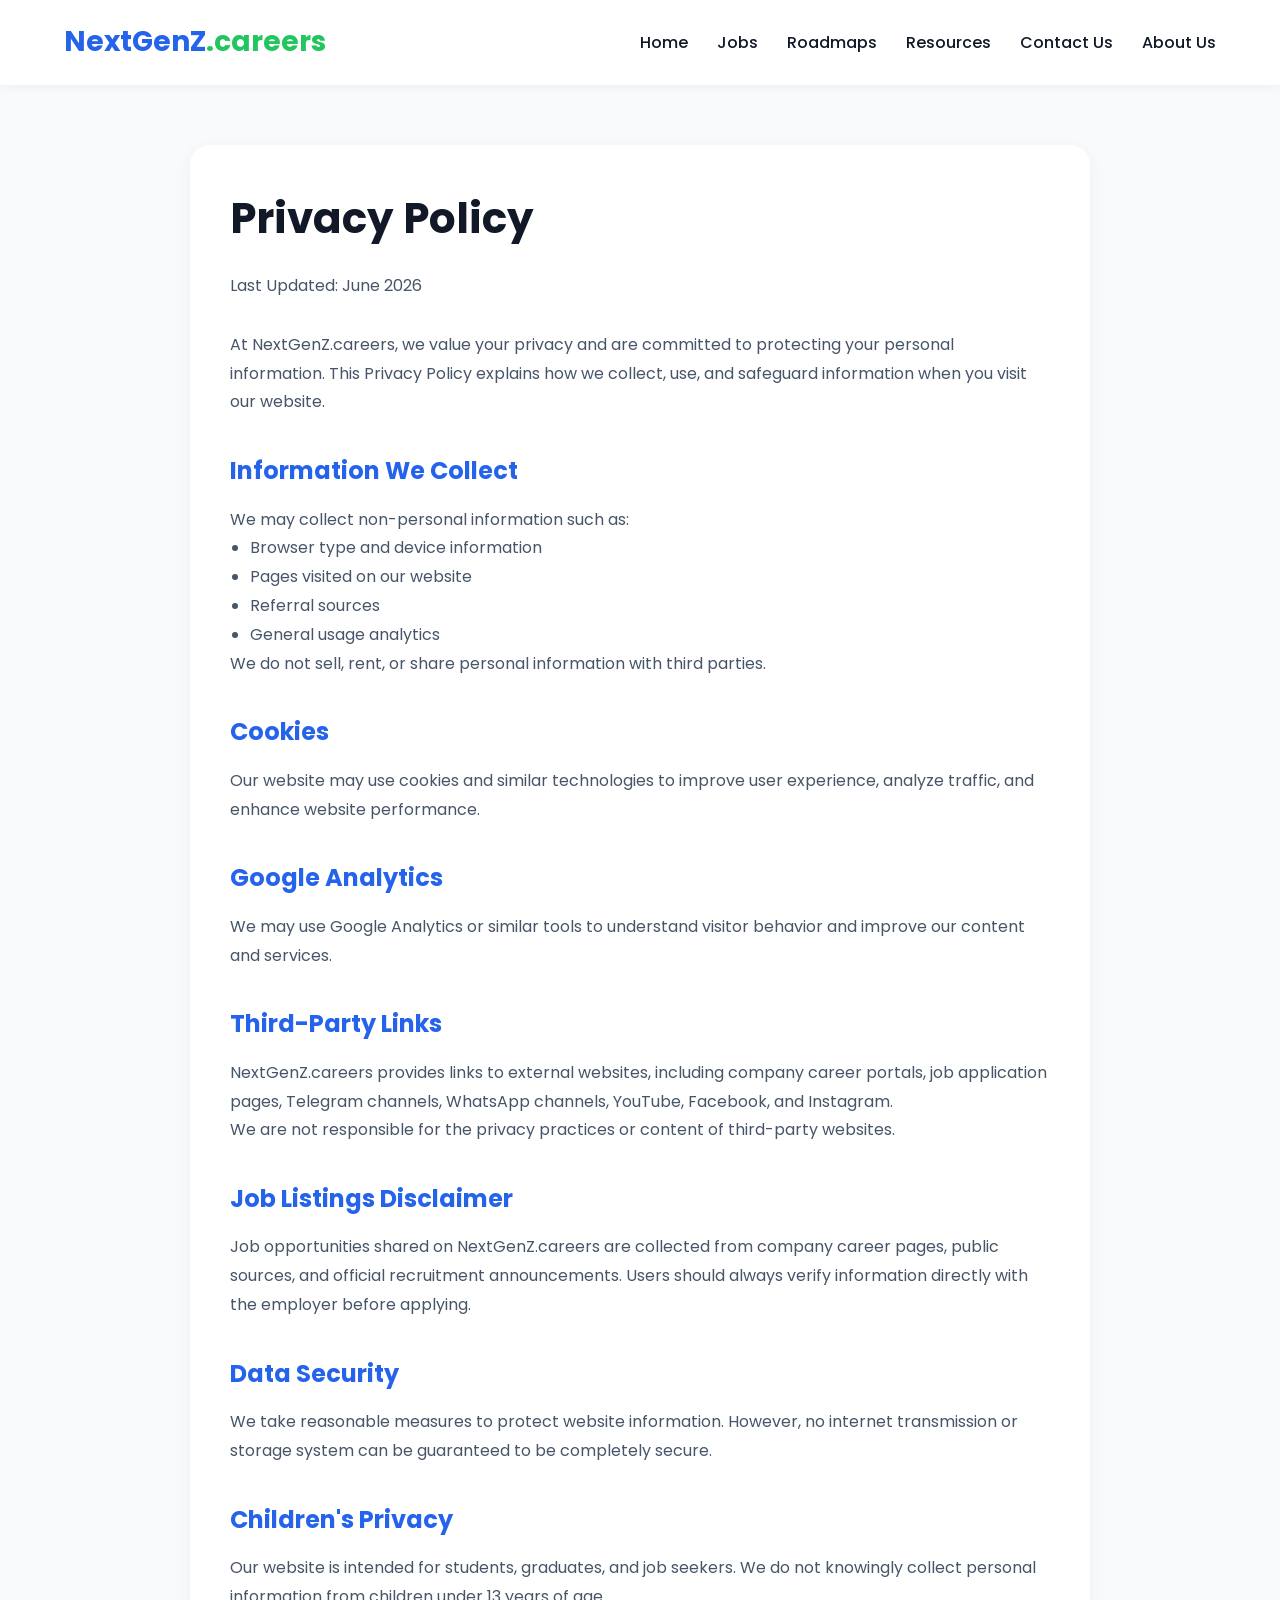
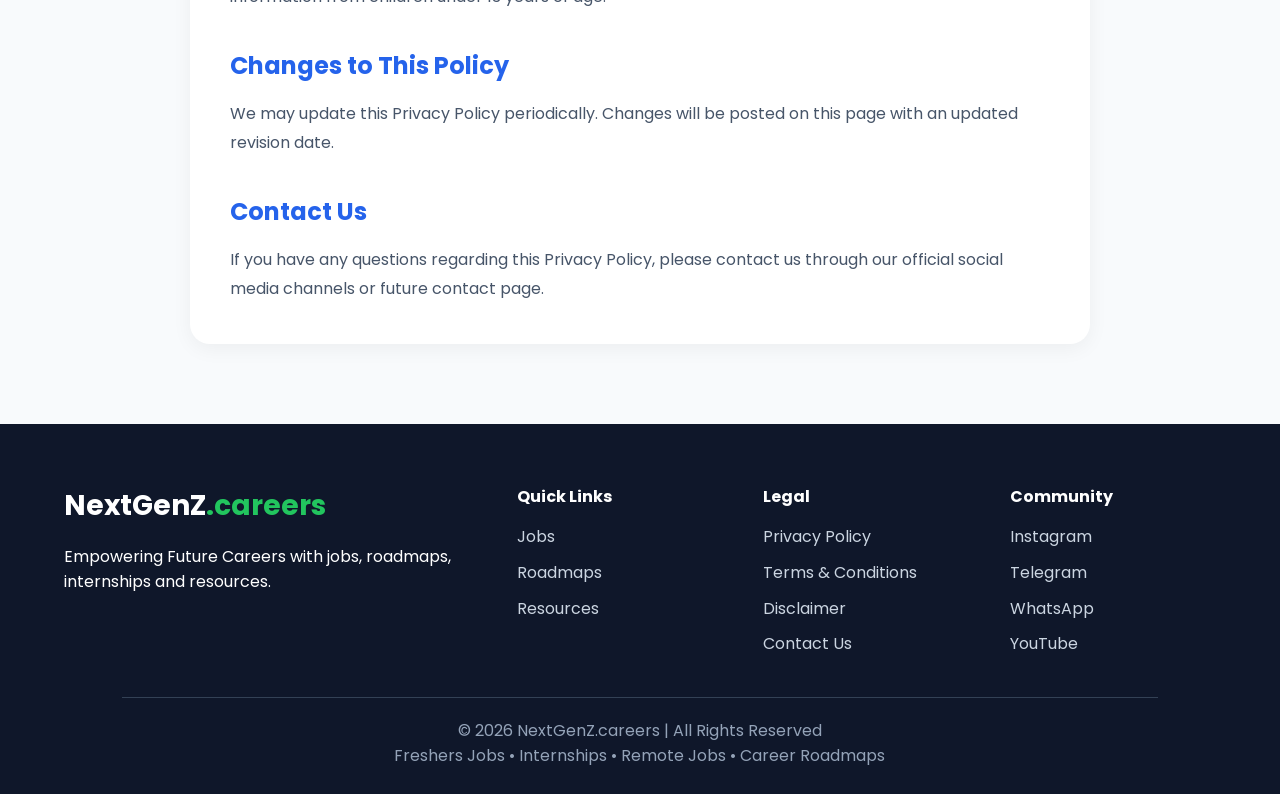
<file: privacy-policy.html>
<!DOCTYPE html>
<html lang="en">
<head>
<meta charset="UTF-8">
<meta name="viewport" content="width=device-width, initial-scale=1.0">

<title>Privacy Policy | NextGenZ.careers</title>

<link href="https://fonts.googleapis.com/css2?family=Poppins:wght@300;400;500;600;700&display=swap" rel="stylesheet">
<link rel="stylesheet" href="css/style.css">
<link rel="stylesheet" href="https://cdnjs.cloudflare.com/ajax/libs/font-awesome/6.5.1/css/all.min.css">
  
<style>

/* MENU BUTTON */
.menu-toggle{
display:none;
background:none;
border:none;
font-size:24px;
cursor:pointer;
color:#2563eb;
}

/* MEDIA */
@media(max-width:768px){

.hero h1{
font-size:38px;
}

.menu-toggle{
display:block;
}

.nav-links{
display:none;
flex-direction:column;
position:absolute;
top:80px;
left:0;
width:100%;
background:white;
padding:20px;
box-shadow:0 5px 20px rgba(0,0,0,.1);
}

.nav-links.active{
display:flex;
}

.cta{
padding:35px 25px;
}

}
  
.policy-container{
max-width:900px;
margin:60px auto;
padding:40px;
background:white;
border-radius:20px;
box-shadow:0 5px 20px rgba(0,0,0,.05);
}

.policy-container h1{
font-size:42px;
margin-bottom:20px;
}

.policy-container h2{
margin-top:35px;
margin-bottom:15px;
color:#2563eb;
}

.policy-container p,
.policy-container li{
color:#475569;
line-height:1.8;
}

.policy-container ul{
padding-left:20px;
}

.last-updated{
color:#64748b;
margin-bottom:30px;
}

</style>

</head>

<body>

<nav>
<div class="container navbar">

<a href="index.html" class="logo">
NextGenZ<span>.careers</span>
</a>

<button class="menu-toggle" id="menuToggle">
<i class="fas fa-bars"></i>
</button>

<div class="nav-links" id="navLinks">
<a href="index.html">Home</a>
<a href="jobs.html">Jobs</a>
<a href="roadmaps.html">Roadmaps</a>
<a href="resources.html">Resources</a>
<a href="contact.html">Contact Us</a>
<a href="aboutus.html">About Us</a>
</div>

</div>
</nav>

<div class="policy-container">

<h1>Privacy Policy</h1>

<p class="last-updated">
Last Updated: June 2026
</p>

<p>
At NextGenZ.careers, we value your privacy and are committed to protecting your personal information. This Privacy Policy explains how we collect, use, and safeguard information when you visit our website.
</p>

<h2>Information We Collect</h2>

<p>
We may collect non-personal information such as:
</p>

<ul>
<li>Browser type and device information</li>
<li>Pages visited on our website</li>
<li>Referral sources</li>
<li>General usage analytics</li>
</ul>

<p>
We do not sell, rent, or share personal information with third parties.
</p>

<h2>Cookies</h2>

<p>
Our website may use cookies and similar technologies to improve user experience, analyze traffic, and enhance website performance.
</p>

<h2>Google Analytics</h2>

<p>
We may use Google Analytics or similar tools to understand visitor behavior and improve our content and services.
</p>

<h2>Third-Party Links</h2>

<p>
NextGenZ.careers provides links to external websites, including company career portals, job application pages, Telegram channels, WhatsApp channels, YouTube, Facebook, and Instagram.
</p>

<p>
We are not responsible for the privacy practices or content of third-party websites.
</p>

<h2>Job Listings Disclaimer</h2>

<p>
Job opportunities shared on NextGenZ.careers are collected from company career pages, public sources, and official recruitment announcements. Users should always verify information directly with the employer before applying.
</p>

<h2>Data Security</h2>

<p>
We take reasonable measures to protect website information. However, no internet transmission or storage system can be guaranteed to be completely secure.
</p>

<h2>Children's Privacy</h2>

<p>
Our website is intended for students, graduates, and job seekers. We do not knowingly collect personal information from children under 13 years of age.
</p>

<h2>Changes to This Policy</h2>

<p>
We may update this Privacy Policy periodically. Changes will be posted on this page with an updated revision date.
</p>

<h2>Contact Us</h2>

<p>
If you have any questions regarding this Privacy Policy, please contact us through our official social media channels or future contact page.
</p>

</div>

<footer class="footer">

<div class="container">

<div class="footer-grid">

<div>

<h3 class="footer-logo">
NextGenZ<span>.careers</span>
</h3>

<p>
Empowering Future Careers with jobs,
roadmaps, internships and resources.
</p>

</div>

<div>

<h4>Quick Links</h4>

<a href="jobs.html">Jobs</a>
<a href="roadmaps.html">Roadmaps</a>
<a href="resources.html">Resources</a>

</div>

<div>

<h4>Legal</h4>

<a href="privacy-policy.html">
Privacy Policy
</a>

<a href="terms-and-conditions.html">
Terms & Conditions
</a>

<a href="disclaimer.html">
Disclaimer
</a>

<a href="contact.html">
Contact Us
</a>

</div>

<div>

<h4>Community</h4>

<a href="https://www.instagram.com/nextgenz.careers___" target="_blank">
Instagram
</a>

<a href="https://t.me/NextGenZ_3507" target="_blank">
Telegram
</a>

<a href="https://whatsapp.com/channel/0029Vb7myvzFXUuTW505jc34" target="_blank">
WhatsApp
</a>

<a href="https://youtube.com/@nextgenz.careers" target="_blank">
YouTube
</a>

</div>

</div>

<div class="container">

<div class="footer-bottom">

<p>
© 2026 NextGenZ.careers | All Rights Reserved
</p>

<p>
Freshers Jobs • Internships • Remote Jobs • Career Roadmaps
</p>

</div>

</div>

</footer>
<script>

const menuToggle =
document.getElementById("menuToggle");

const navLinks =
document.getElementById("navLinks");

menuToggle.addEventListener("click",()=>{

navLinks.classList.toggle("active");

});

</script>
</body>
</html>
</file>
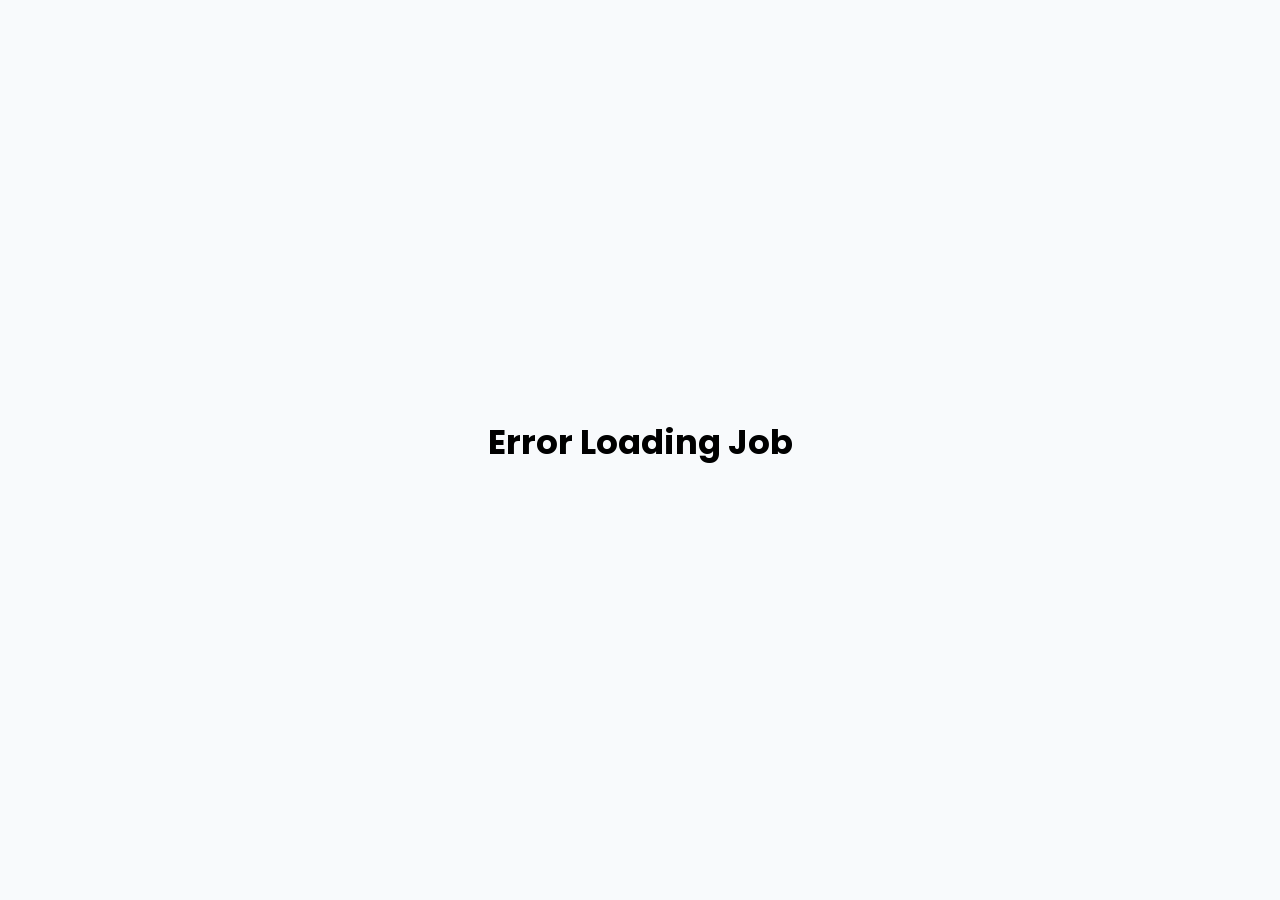
<file: redirect.html>
<!DOCTYPE html>
<html lang="en">
<head>
<meta charset="UTF-8">
<meta name="viewport" content="width=device-width, initial-scale=1.0">

<title>Redirecting | NextGenZ.careers</title>

<link href="https://fonts.googleapis.com/css2?family=Poppins:wght@300;400;500;600;700&display=swap" rel="stylesheet">

<style>

*{
margin:0;
padding:0;
box-sizing:border-box;
font-family:'Poppins',sans-serif;
}

body{
background:#f8fafc;
display:flex;
justify-content:center;
align-items:center;
min-height:100vh;
padding:20px;
}

.card{

background:white;

max-width:600px;
width:100%;

padding:50px;

border-radius:24px;

text-align:center;

box-shadow:
0 10px 40px rgba(0,0,0,.08);

}

.logo{

font-size:32px;
font-weight:700;

color:#2563eb;

margin-bottom:25px;

}

.logo span{
color:#22c55e;
}

.icon{

font-size:70px;

margin-bottom:20px;

}

h1{

font-size:34px;

margin-bottom:15px;

}

p{

color:#64748b;

margin-bottom:25px;

line-height:1.7;

}

.progress-container{

width:100%;
height:14px;

background:#e5e7eb;

border-radius:50px;

overflow:hidden;

margin-bottom:25px;

}

.progress-bar{

height:100%;

width:0%;

background:linear-gradient(
90deg,
#2563eb,
#4f46e5
);

border-radius:50px;

animation:load 10s linear forwards;

}

@keyframes load{

from{
width:0%;
}

to{
width:100%;
}

}

.countdown{

font-size:22px;

font-weight:700;

color:#2563eb;

margin-bottom:20px;

}

.notice{

background:#eff6ff;

padding:18px;

border-radius:14px;

color:#1e40af;

font-size:14px;

margin-top:20px;

}

.manual-btn{

display:inline-block;

margin-top:25px;

padding:14px 28px;

background:#2563eb;

color:white;

text-decoration:none;

border-radius:12px;

font-weight:600;

transition:.3s;

}

.manual-btn:hover{

transform:translateY(-3px);

box-shadow:
0 10px 25px rgba(37,99,235,.25);

}

@media(max-width:768px){

.card{
padding:35px 25px;
}

h1{
font-size:28px;
}

}

</style>

</head>
<body>

<div class="card">

<div class="logo">
NextGenZ<span>.careers</span>
</div>

<div class="icon">
🔍
</div>

<h1>
Verifying Opportunity...
</h1>

<p>

Please wait while we verify the job opportunity
and redirect you to the official application page.

</p>

<div class="progress-container">
<div class="progress-bar"></div>
</div>

<div class="countdown">
Redirecting in <span id="timer">10</span>s
</div>

<div class="notice">

<div id="step1">
⏳ Checking application link
</div>

<div id="step2">
⏳ Verifying opportunity details
</div>

<div id="step3">
⏳ Loading official application page
</div>

</div>

<a
href="https://careers.cognizant.com"
class="manual-btn"
id="manualLink"
>
Apply Now →
</a>

</div>

<script>

const SHEET_URL =
"https://opensheet.elk.sh/1BYlgaDfRpooK-59tOeE_zVIuWqKgYcrGlc1aWQddtQc/JobDetails";

const requestedId =
new URLSearchParams(window.location.search)
.get("id");

fetch(SHEET_URL)

.then(response => response.json())

.then(data => {

const job =
data.find(job =>

job["Job ID"] === requestedId

);

if(!job){

document.body.innerHTML =
"<h1>Invalid Job</h1>";

return;

}

const applyLink =
job["Apply Link"];

// Update Continue Now button
document.getElementById("manualLink").href = applyLink;

// Countdown
let seconds = 10;

setTimeout(() => {
document.getElementById("step1").innerHTML =
"✅ Application link verified";
},2000);

setTimeout(() => {
document.getElementById("step2").innerHTML =
"✅ Opportunity details verified";
},4000);

setTimeout(() => {
document.getElementById("step3").innerHTML =
"✅ Redirecting to official website";
},8000);

const timerElement =
document.getElementById("timer");

const countdown = setInterval(() => {

seconds--;

if(seconds <= 0){

clearInterval(countdown);

window.location.href = applyLink;

return;

}

timerElement.textContent = seconds;

},1000);

})

.catch(error => {

console.error(error);

document.body.innerHTML =
"<h1>Error Loading Job</h1>";

});

</script>

</body>
</html>
</file>
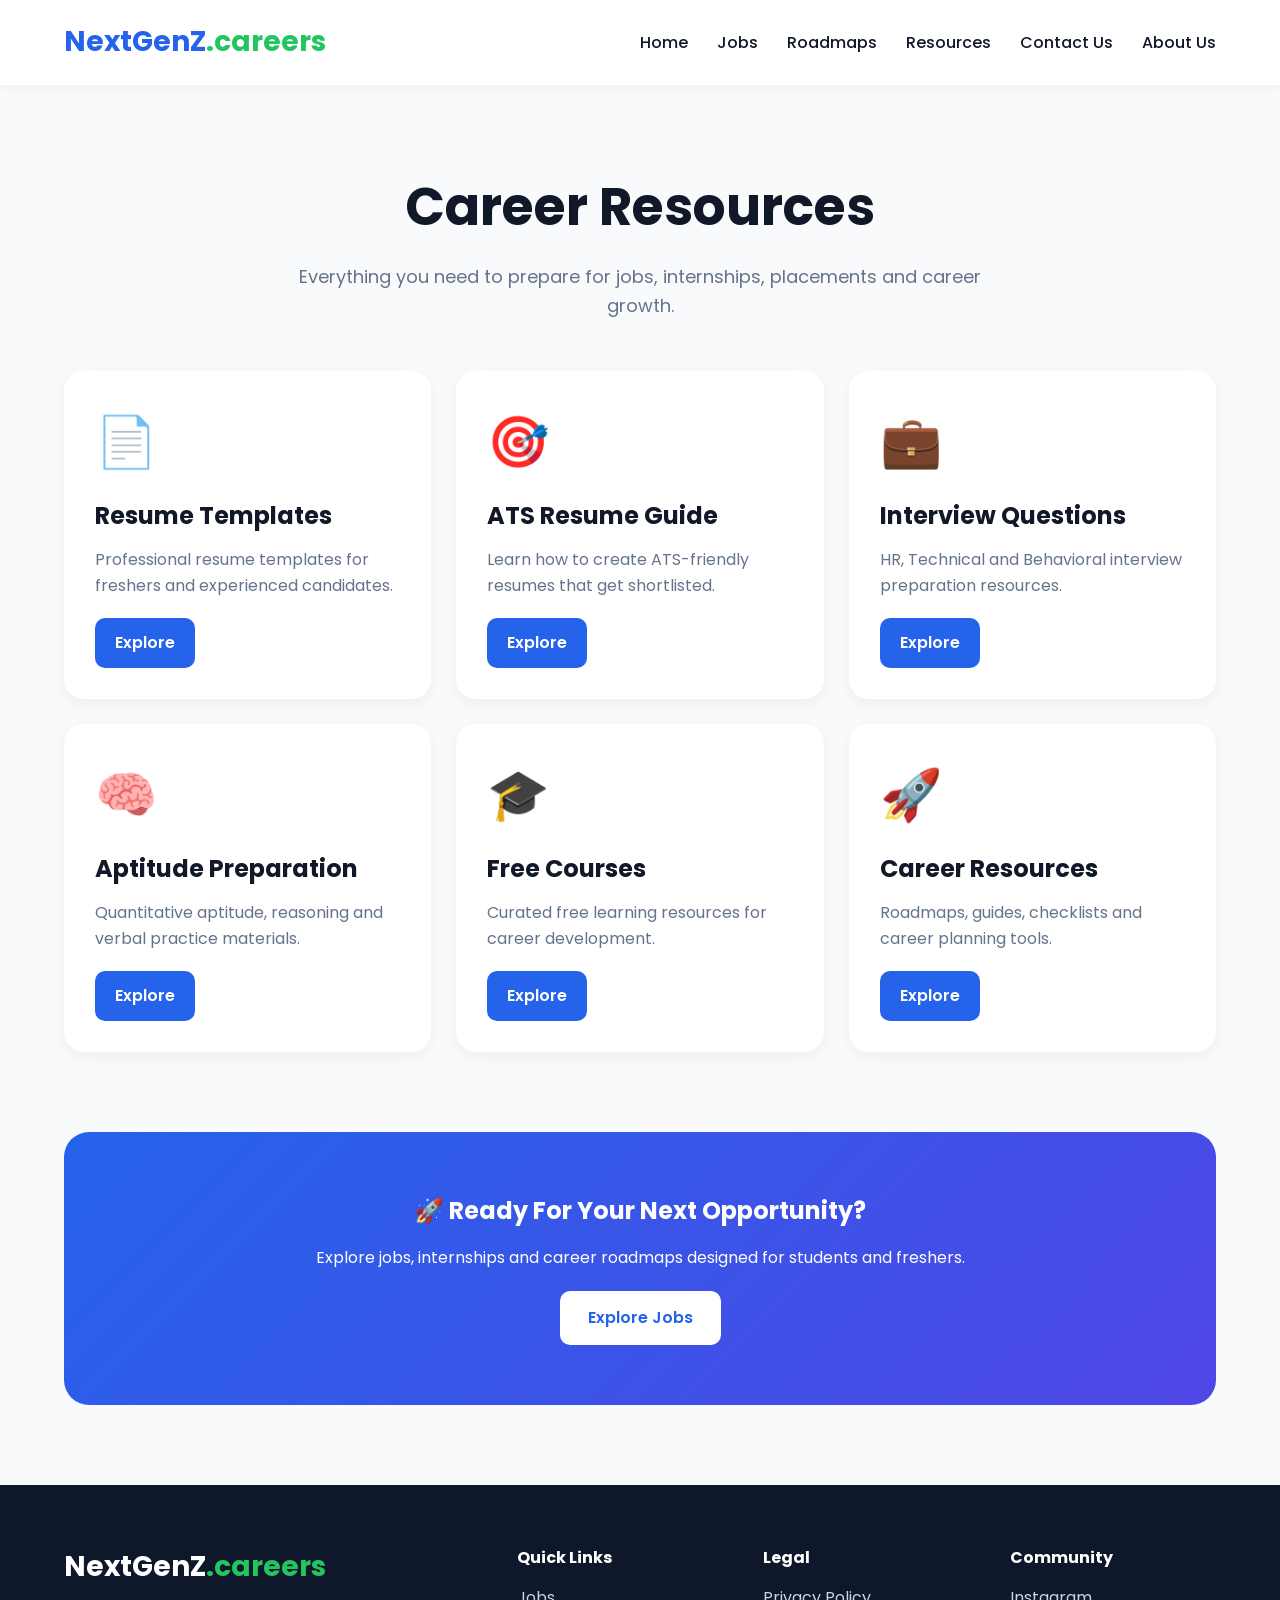
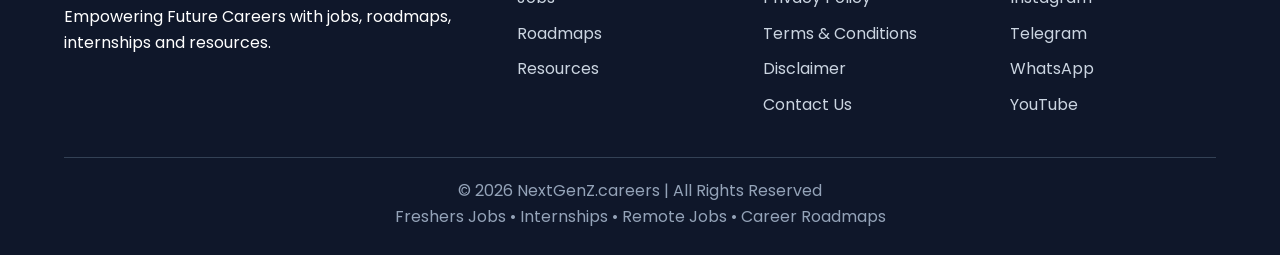
<file: resources.html>
<!DOCTYPE html>
<html lang="en">
<head>
<meta charset="UTF-8">
<meta name="viewport" content="width=device-width, initial-scale=1.0">
<meta name="description"
content="Freshers Jobs, Internships, Career Roadmaps and Resources for Students.">
<meta name="keywords"
content="Freshers Jobs, Internships, Remote Jobs, Career Roadmaps, NextGenZ Careers">
<meta name="author"
content="NextGenZ.careers">
<title>Resources | NextGenZ.careers</title>

<link href="https://fonts.googleapis.com/css2?family=Poppins:wght@300;400;500;600;700&display=swap" rel="stylesheet">
<link rel="stylesheet" href="css/style.css">
<link rel="stylesheet" href="https://cdnjs.cloudflare.com/ajax/libs/font-awesome/6.5.1/css/all.min.css">

<style>

*{
margin:0;
padding:0;
box-sizing:border-box;
font-family:'Poppins',sans-serif;
}

body{
background:#f8fafc;
color:#111827;
}

.container{
width:90%;
max-width:1200px;
margin:auto;
}

/* NAVBAR */

nav{
background:white;
padding:20px 0;
box-shadow:0 2px 10px rgba(0,0,0,.05);
position:sticky;
top:0;
z-index:999;
}

.navbar{
display:flex;
justify-content:space-between;
align-items:center;
}

.logo{
font-size:28px;
font-weight:700;
color:#2563eb;
text-decoration:none;
display:inline-block;
cursor:pointer;
}

.logo:hover{
transform:scale(1.03);
text-decoration:none;
}

.logo:visited{
text-decoration:none;
}

.logo span{
color:#22c55e;
}

.nav-links a{
text-decoration:none;
margin-left:25px;
color:#111827;
font-weight:500;
position:relative;
transition:.3s ease;
}

/* HERO */

.hero{
padding:80px 0 50px;
text-align:center;
}

.hero h1{
font-size:52px;
margin-bottom:15px;
}

.hero p{
font-size:18px;
color:#64748b;
max-width:700px;
margin:auto;
}

/* RESOURCE GRID */

.resource-grid{
display:grid;
grid-template-columns:repeat(auto-fit,minmax(320px,1fr));
gap:25px;
margin-bottom:80px;
}

.resource-card{

background:white;

padding:30px;

border-radius:20px;

box-shadow:
0 5px 15px rgba(0,0,0,.05);

border:1px solid transparent;

transition:.35s;

}

.resource-card:hover{

transform:translateY(-10px);

border-color:#2563eb;

box-shadow:
0 20px 40px rgba(37,99,235,.12);

}

.icon{
font-size:50px;
margin-bottom:15px;
}

.resource-card h3{
font-size:24px;
margin-bottom:12px;
}

.resource-card p{
color:#64748b;
margin-bottom:20px;
}

.resource-btn{

display:inline-block;

padding:12px 20px;

background:#2563eb;

color:white;

text-decoration:none;

border-radius:10px;

font-weight:600;

}

/* CTA */

.cta{

background:linear-gradient(
135deg,
#2563eb,
#4f46e5
);

padding:60px;

border-radius:25px;

text-align:center;

color:white;

margin-bottom:80px;

}

.cta h2{
margin-bottom:15px;
}

.cta p{
margin-bottom:20px;
}

.cta a{

display:inline-block;

padding:14px 28px;

background:white;

color:#2563eb;

text-decoration:none;

border-radius:10px;

font-weight:600;

}

/* FOOTER */

footer{
background:white;
padding:40px;
color:#64748b;
}

/* MENU BUTTON */
.menu-toggle{
display:none;
background:none;
border:none;
font-size:24px;
cursor:pointer;
color:#2563eb;
}
  
/* MOBILE */

@media(max-width:768px){

.hero h1{
font-size:38px;
}

.menu-toggle{
display:block;
}

.nav-links{
display:none;
flex-direction:column;
position:absolute;
top:80px;
left:0;
width:100%;
background:white;
padding:20px;
box-shadow:0 5px 20px rgba(0,0,0,.1);
}

.nav-links.active{
display:flex;
}

.cta{
padding:35px 25px;
}

}

</style>

</head>
<body>

<nav>
<div class="container navbar">

<a href="index.html" class="logo">
NextGenZ<span>.careers</span>
</a>

<button class="menu-toggle" id="menuToggle">
<i class="fas fa-bars"></i>
</button>

<div class="nav-links" id="navLinks">
<a href="index.html">Home</a>
<a href="jobs.html">Jobs</a>
<a href="roadmaps.html">Roadmaps</a>
<a href="resources.html">Resources</a>
<a href="contact.html">Contact Us</a>
<a href="aboutus.html">About Us</a>

</div>

</div>

</nav>

<section class="hero">

<div class="container">

<h1>
Career Resources
</h1>

<p>
Everything you need to prepare for jobs, internships,
placements and career growth.
</p>

</div>

</section>

<div class="container">

<div class="resource-grid">

<div class="resource-card">
<div class="icon">📄</div>
<h3>Resume Templates</h3>
<p>Professional resume templates for freshers and experienced candidates.</p>
<a href="#" class="resource-btn">Explore</a>
</div>

<div class="resource-card">
<div class="icon">🎯</div>
<h3>ATS Resume Guide</h3>
<p>Learn how to create ATS-friendly resumes that get shortlisted.</p>
<a href="#" class="resource-btn">Explore</a>
</div>

<div class="resource-card">
<div class="icon">💼</div>
<h3>Interview Questions</h3>
<p>HR, Technical and Behavioral interview preparation resources.</p>
<a href="#" class="resource-btn">Explore</a>
</div>

<div class="resource-card">
<div class="icon">🧠</div>
<h3>Aptitude Preparation</h3>
<p>Quantitative aptitude, reasoning and verbal practice materials.</p>
<a href="#" class="resource-btn">Explore</a>
</div>

<div class="resource-card">
<div class="icon">🎓</div>
<h3>Free Courses</h3>
<p>Curated free learning resources for career development.</p>
<a href="#" class="resource-btn">Explore</a>
</div>

<div class="resource-card">
<div class="icon">🚀</div>
<h3>Career Resources</h3>
<p>Roadmaps, guides, checklists and career planning tools.</p>
<a href="#" class="resource-btn">Explore</a>
</div>

</div>

<div class="cta">

<h2>
🚀 Ready For Your Next Opportunity?
</h2>

<p>
Explore jobs, internships and career roadmaps designed
for students and freshers.
</p>

<a href="jobs.html">
Explore Jobs
</a>

</div>

</div>

<footer class="footer">

<div class="container">

<div class="footer-grid">

<div>

<h3 class="footer-logo">
NextGenZ<span>.careers</span>
</h3>

<p>
Empowering Future Careers with jobs,
roadmaps, internships and resources.
</p>

</div>

<div>

<h4>Quick Links</h4>

<a href="jobs.html">Jobs</a>
<a href="roadmaps.html">Roadmaps</a>
<a href="resources.html">Resources</a>

</div>

<div>

<h4>Legal</h4>

<a href="privacy-policy.html">
Privacy Policy
</a>

<a href="terms-and-conditions.html">
Terms & Conditions
</a>

<a href="disclaimer.html">
Disclaimer
</a>

<a href="contact.html">
Contact Us
</a>

</div>

<div>

<h4>Community</h4>

<a href="https://www.instagram.com/nextgenz.careers___" target="_blank">
Instagram
</a>

<a href="https://t.me/NextGenZ_3507" target="_blank">
Telegram
</a>

<a href="https://whatsapp.com/channel/0029Vb7myvzFXUuTW505jc34" target="_blank">
WhatsApp
</a>

<a href="https://youtube.com/@nextgenz.careers" target="_blank">
YouTube
</a>

</div>

</div>

<div class="footer-bottom">

<p>
© 2026 NextGenZ.careers | All Rights Reserved
</p>

<p>
Freshers Jobs • Internships • Remote Jobs • Career Roadmaps
</p>

</div>

</div>

</footer>
<script>

const menuToggle =
document.getElementById("menuToggle");

const navLinks =
document.getElementById("navLinks");

menuToggle.addEventListener("click",()=>{

navLinks.classList.toggle("active");

});

</script>
</body>
</html>
</file>
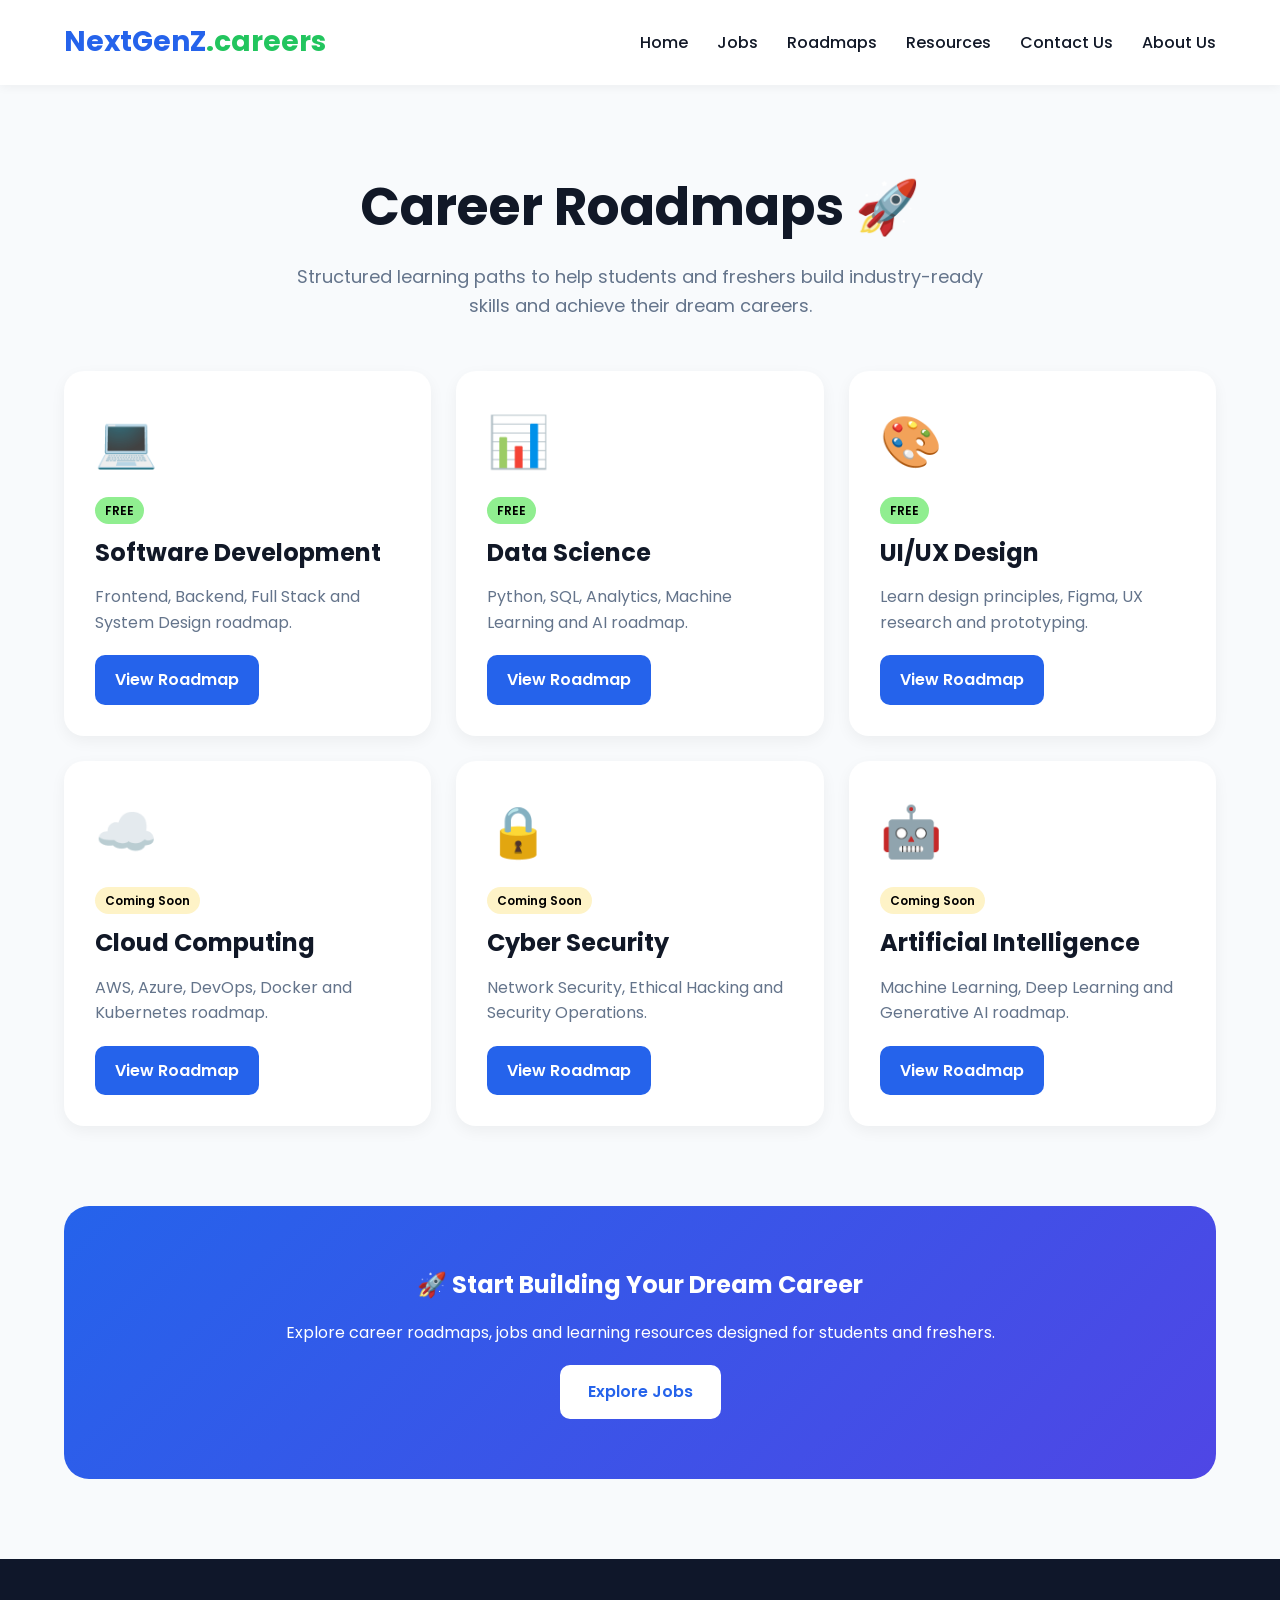
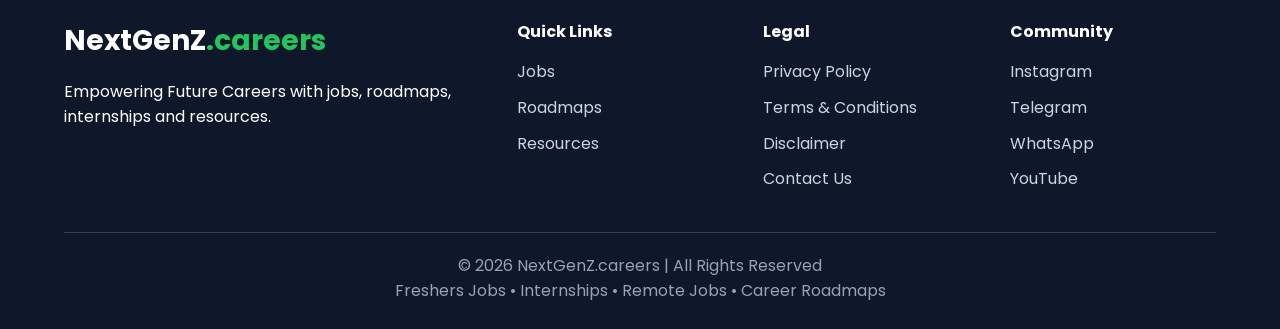
<file: roadmaps.html>
<!DOCTYPE html>
<html lang="en">
<head>
<meta charset="UTF-8">
<meta name="viewport" content="width=device-width, initial-scale=1.0">
<meta name="description"
content="Freshers Jobs, Internships, Career Roadmaps and Resources for Students.">
<meta name="keywords"
content="Freshers Jobs, Internships, Remote Jobs, Career Roadmaps, NextGenZ Careers">
<meta name="author"
content="NextGenZ.careers">
<title>Career Roadmaps | NextGenZ.careers</title>

<link href="https://fonts.googleapis.com/css2?family=Poppins:wght@300;400;500;600;700&display=swap" rel="stylesheet">
<link rel="stylesheet" href="css/style.css">
<link rel="stylesheet" href="https://cdnjs.cloudflare.com/ajax/libs/font-awesome/6.5.1/css/all.min.css">

<style>

*{
margin:0;
padding:0;
box-sizing:border-box;
font-family:'Poppins',sans-serif;
}

body{
background:#f8fafc;
color:#111827;
}

.container{
width:90%;
max-width:1200px;
margin:auto;
}

.coming-soon{
display:inline-block;
background:#fef3c7;
color:#000000;
padding:4px 10px;
border-radius:20px;
font-size:12px;
font-weight:600;
margin-bottom:10px;
}

.badge-free{
display:inline-block;
background:#90ee90  ;
color:#000000;
padding:4px 10px;
border-radius:20px;
font-size:12px;
font-weight:600;
margin-bottom:10px;
}

/* NAVBAR */

nav{
background:white;
padding:20px 0;
box-shadow:0 2px 10px rgba(0,0,0,.05);
position:sticky;
top:0;
z-index:999;
}

.navbar{
display:flex;
justify-content:space-between;
align-items:center;
}

.logo{
font-size:28px;
font-weight:700;
color:#2563eb;
text-decoration:none;
display:inline-block;
cursor:pointer;
}

.logo:hover{
transform:scale(1.03);
text-decoration:none;
}

.logo:visited{
text-decoration:none;
}

.logo span{
color:#22c55e;
}

.nav-links a{
text-decoration:none;
margin-left:25px;
color:#111827;
font-weight:500;
}

/* HERO */

.hero{
padding:80px 0 50px;
text-align:center;
}

.hero h1{
font-size:52px;
margin-bottom:15px;
}

.hero p{
font-size:18px;
color:#64748b;
max-width:700px;
margin:auto;
}

/* ROADMAP GRID */

.roadmap-grid{
display:grid;
grid-template-columns:repeat(auto-fit,minmax(320px,1fr));
gap:25px;
margin-bottom:80px;
}

.roadmap-card{

background:white;

padding:30px;

border-radius:20px;

box-shadow:
0 5px 15px rgba(0,0,0,.05);

transition:.35s;

border:1px solid transparent;

}

.roadmap-card:hover{

transform:translateY(-10px);

border-color:#2563eb;

box-shadow:
0 20px 40px rgba(37,99,235,.12);

}

.icon{
font-size:50px;
margin-bottom:15px;
}

.roadmap-card h3{
font-size:24px;
margin-bottom:12px;
}

.roadmap-card p{
color:#64748b;
margin-bottom:20px;
}

.roadmap-btn{

display:inline-block;

padding:12px 20px;

background:#2563eb;

color:white;

text-decoration:none;

border-radius:10px;

font-weight:600;

}

/* CTA */

.cta{

background:linear-gradient(
135deg,
#2563eb,
#4f46e5
);

padding:60px;

border-radius:25px;

text-align:center;

color:white;

margin-bottom:80px;

}

.cta h2{
margin-bottom:15px;
}

.cta p{
margin-bottom:20px;
}

.cta a{

display:inline-block;

padding:14px 28px;

background:white;

color:#2563eb;

text-decoration:none;

border-radius:10px;

font-weight:600;

}

/* FOOTER */

footer{
background:white;
padding:40px;
color:#64748b;
}

/* MENU BUTTON */
.menu-toggle{
display:none;
background:none;
border:none;
font-size:24px;
cursor:pointer;
color:#2563eb;
}
  
/* MOBILE */

@media(max-width:768px){

.hero h1{
font-size:38px;
}

.menu-toggle{
display:block;
}

.nav-links{
display:none;
flex-direction:column;
position:absolute;
top:80px;
left:0;
width:100%;
background:white;
padding:20px;
box-shadow:0 5px 20px rgba(0,0,0,.1);
}

.nav-links a{
margin:12px 0;
}

.nav-links.active{
display:flex;
}

.cta{
padding:35px 25px;
}

}

</style>
</head>

<body>

<nav>
<div class="container navbar">

<a href="index.html" class="logo">
NextGenZ<span>.careers</span>
</a>

<button class="menu-toggle" id="menuToggle">
<i class="fas fa-bars"></i>
</button>

<div class="nav-links" id="navLinks">
<a href="index.html">Home</a>
<a href="jobs.html">Jobs</a>
<a href="roadmaps.html">Roadmaps</a>
<a href="resources.html">Resources</a>
<a href="contact.html">Contact Us</a>
<a href="aboutus.html">About Us</a>
</div>
</div>

</nav>

<section class="hero">

<div class="container">

<h1>
Career Roadmaps 🚀
</h1>

<p>
Structured learning paths to help students and freshers
build industry-ready skills and achieve their dream careers.
</p>

</div>

</section>

<div class="container">

<div class="roadmap-grid">

<div class="roadmap-card">

<div class="icon">💻</div>

<span class="badge-free">FREE</span>

<h3>Software Development</h3>

<p>
Frontend, Backend, Full Stack and System Design roadmap.
</p>

<a href="assets/roadmaps/roadmap-software-development.html"
target="_blank"
class="roadmap-btn">
View Roadmap
</a>

</div>

<div class="roadmap-card">

<div class="icon">📊</div>

<span class="badge-free">FREE</span>

<h3>Data Science</h3>

<p>
Python, SQL, Analytics, Machine Learning and AI roadmap.
</p>

<a href="assets/roadmaps/data-science-roadmap.html"
target="_blank"
class="roadmap-btn">
View Roadmap
</a>

</div>

<div class="roadmap-card">

<div class="icon">🎨</div>

<span class="badge-free">FREE</span>

<h3>UI/UX Design</h3>

<p>
Learn design principles, Figma, UX research and prototyping.
</p>

<a href="assets/roadmaps/ui-ux-design-roadmap.html"
target="_blank"
class="roadmap-btn">
View Roadmap
</a>

</div>

<div class="roadmap-card">

<div class="icon">☁️</div>

<span class="coming-soon">Coming Soon</span>

<h3>Cloud Computing</h3>

<p>
AWS, Azure, DevOps, Docker and Kubernetes roadmap.
</p>

<a href="#" class="roadmap-btn">
View Roadmap
</a>

</div>

<div class="roadmap-card">

<div class="icon">🔒</div>

<span class="coming-soon">Coming Soon</span>

<h3>Cyber Security</h3>

<p>
Network Security, Ethical Hacking and Security Operations.
</p>

<a href="#" class="roadmap-btn">
View Roadmap
</a>

</div>

<div class="roadmap-card">

<div class="icon">🤖</div>

<span class="coming-soon">Coming Soon</span>

<h3>Artificial Intelligence</h3>

<p>
Machine Learning, Deep Learning and Generative AI roadmap.
</p>

<a href="#" class="roadmap-btn">
View Roadmap
</a>

</div>

</div>

<div class="cta">

<h2>
🚀 Start Building Your Dream Career
</h2>

<p>
Explore career roadmaps, jobs and learning resources
designed for students and freshers.
</p>

<a href="jobs.html">
Explore Jobs
</a>

</div>

</div>

<footer class="footer">

<div class="container">

<div class="footer-grid">

<div>

<h3 class="footer-logo">
NextGenZ<span>.careers</span>
</h3>

<p>
Empowering Future Careers with jobs,
roadmaps, internships and resources.
</p>

</div>

<div>

<h4>Quick Links</h4>

<a href="jobs.html">Jobs</a>
<a href="roadmaps.html">Roadmaps</a>
<a href="resources.html">Resources</a>

</div>

<div>

<h4>Legal</h4>

<a href="privacy-policy.html">
Privacy Policy
</a>

<a href="terms-and-conditions.html">
Terms & Conditions
</a>

<a href="disclaimer.html">
Disclaimer
</a>

<a href="contact.html">
Contact Us
</a>

</div>

<div>

<h4>Community</h4>

<a href="https://www.instagram.com/nextgenz.careers___" target="_blank">
Instagram
</a>

<a href="https://t.me/NextGenZ_3507" target="_blank">
Telegram
</a>

<a href="https://whatsapp.com/channel/0029Vb7myvzFXUuTW505jc34" target="_blank">
WhatsApp
</a>

<a href="https://youtube.com/@nextgenz.careers" target="_blank">
YouTube
</a>

</div>

</div>

<div class="footer-bottom">

<p>
© 2026 NextGenZ.careers | All Rights Reserved
</p>

<p>
Freshers Jobs • Internships • Remote Jobs • Career Roadmaps
</p>

</div>

</div>

</footer>
<script>

const menuToggle =
document.getElementById("menuToggle");

const navLinks =
document.getElementById("navLinks");

menuToggle.addEventListener("click",()=>{

navLinks.classList.toggle("active");

});

</script>
</body>
</html>
</file>
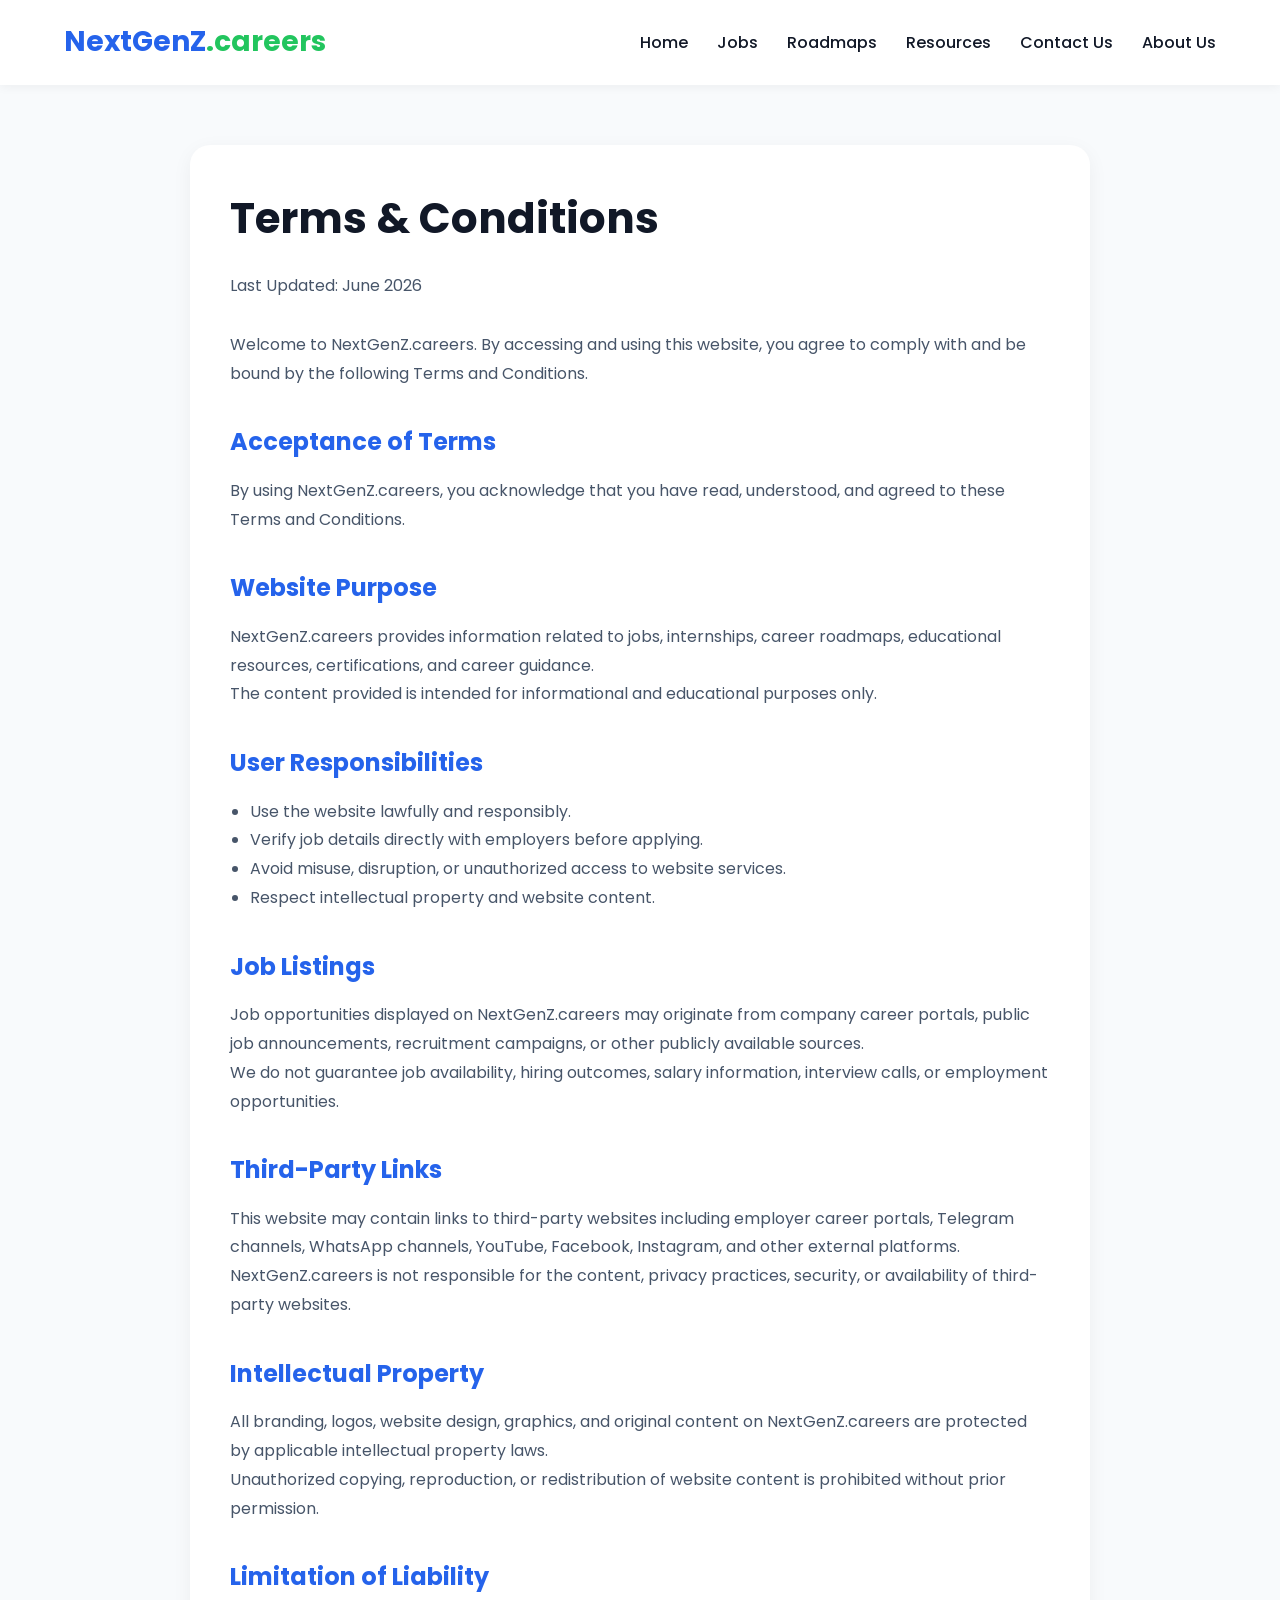
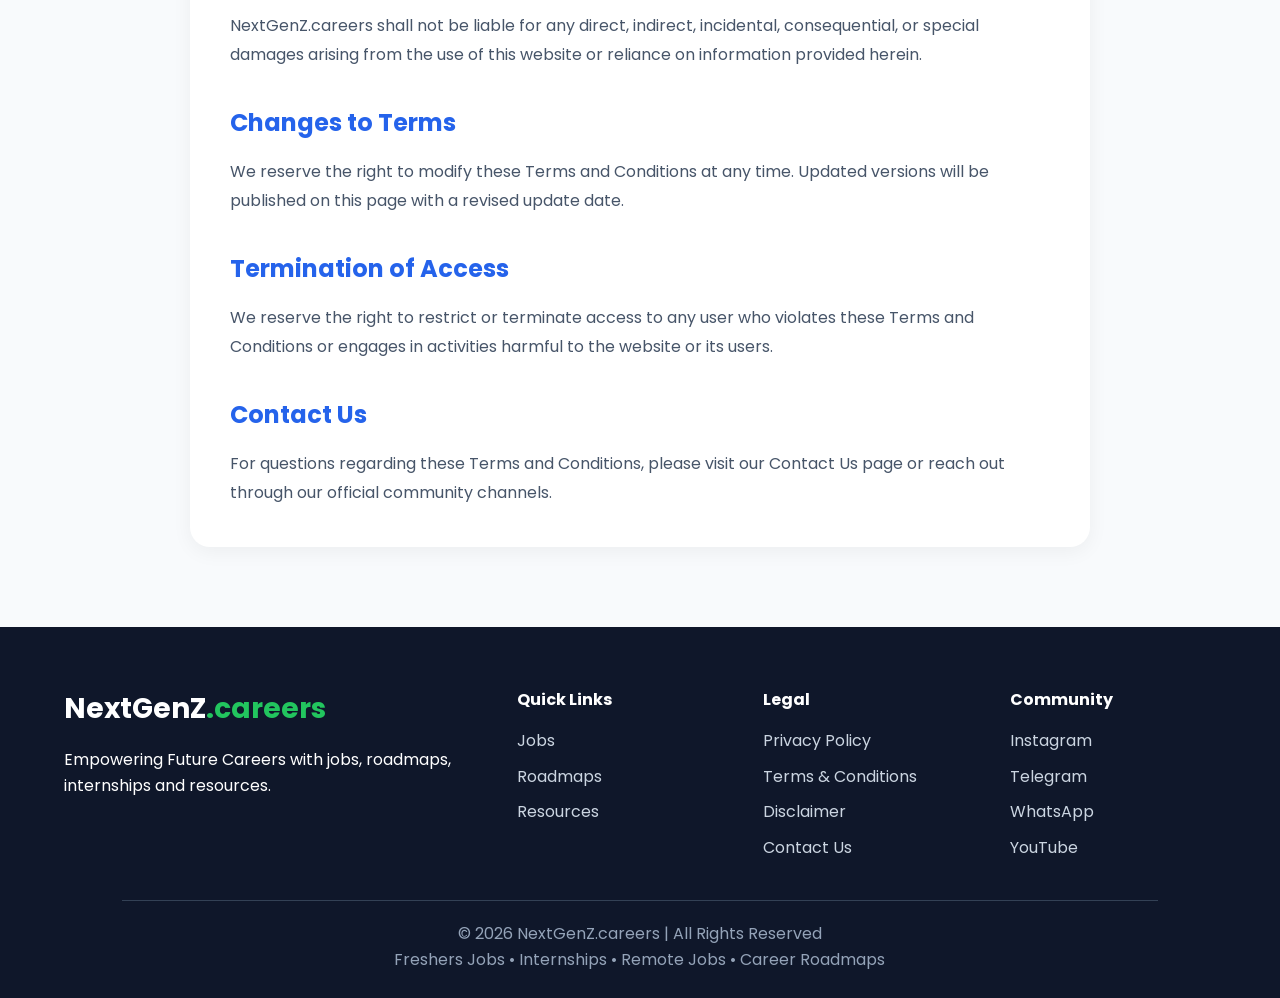
<file: terms-and-conditions.html>
<!DOCTYPE html>
<html lang="en">
<head>
<meta charset="UTF-8">
<meta name="viewport" content="width=device-width, initial-scale=1.0">

<title>Terms & Conditions | NextGenZ.careers</title>

<link href="https://fonts.googleapis.com/css2?family=Poppins:wght@300;400;500;600;700&display=swap" rel="stylesheet">
<link rel="stylesheet" href="css/style.css">
<link rel="stylesheet" href="https://cdnjs.cloudflare.com/ajax/libs/font-awesome/6.5.1/css/all.min.css">

<style>

-------------------------------
/* MENU BUTTON */
.menu-toggle{
display:none;
background:none;
border:none;
font-size:24px;
cursor:pointer;
color:#2563eb;
}

/* MEDIA */
@media(max-width:768px){

.hero h1{
font-size:38px;
}

.menu-toggle{
display:block;
}

.nav-links{
display:none;
flex-direction:column;
position:absolute;
top:80px;
left:0;
width:100%;
background:white;
padding:20px;
box-shadow:0 5px 20px rgba(0,0,0,.1);
}

.nav-links.active{
display:flex;
}

.cta{
padding:35px 25px;
}

}
  
.policy-container{
max-width:900px;
margin:60px auto;
padding:40px;
background:white;
border-radius:20px;
box-shadow:0 5px 20px rgba(0,0,0,.05);
}

.policy-container h1{
font-size:42px;
margin-bottom:20px;
}

.policy-container h2{
margin-top:35px;
margin-bottom:15px;
color:#2563eb;
}

.policy-container p,
.policy-container li{
line-height:1.8;
color:#475569;
}

.policy-container ul{
padding-left:20px;
}

.last-updated{
color:#64748b;
margin-bottom:30px;
}

</style>

</head>

<body>

<nav>
<div class="container navbar">

<a href="index.html" class="logo">
NextGenZ<span>.careers</span>
</a>

<button class="menu-toggle" id="menuToggle">
<i class="fas fa-bars"></i>
</button>

<div class="nav-links" id="navLinks">
<a href="index.html">Home</a>
<a href="jobs.html">Jobs</a>
<a href="roadmaps.html">Roadmaps</a>
<a href="resources.html">Resources</a>
<a href="contact.html">Contact Us</a>
<a href="aboutus.html">About Us</a>
</div>

</div>
</nav>

<div class="policy-container">

<h1>Terms & Conditions</h1>

<p class="last-updated">
Last Updated: June 2026
</p>

<p>
Welcome to NextGenZ.careers. By accessing and using this website, you agree to comply with and be bound by the following Terms and Conditions.
</p>

<h2>Acceptance of Terms</h2>

<p>
By using NextGenZ.careers, you acknowledge that you have read, understood, and agreed to these Terms and Conditions.
</p>

<h2>Website Purpose</h2>

<p>
NextGenZ.careers provides information related to jobs, internships, career roadmaps, educational resources, certifications, and career guidance.
</p>

<p>
The content provided is intended for informational and educational purposes only.
</p>

<h2>User Responsibilities</h2>

<ul>
<li>Use the website lawfully and responsibly.</li>
<li>Verify job details directly with employers before applying.</li>
<li>Avoid misuse, disruption, or unauthorized access to website services.</li>
<li>Respect intellectual property and website content.</li>
</ul>

<h2>Job Listings</h2>

<p>
Job opportunities displayed on NextGenZ.careers may originate from company career portals, public job announcements, recruitment campaigns, or other publicly available sources.
</p>

<p>
We do not guarantee job availability, hiring outcomes, salary information, interview calls, or employment opportunities.
</p>

<h2>Third-Party Links</h2>

<p>
This website may contain links to third-party websites including employer career portals, Telegram channels, WhatsApp channels, YouTube, Facebook, Instagram, and other external platforms.
</p>

<p>
NextGenZ.careers is not responsible for the content, privacy practices, security, or availability of third-party websites.
</p>

<h2>Intellectual Property</h2>

<p>
All branding, logos, website design, graphics, and original content on NextGenZ.careers are protected by applicable intellectual property laws.
</p>

<p>
Unauthorized copying, reproduction, or redistribution of website content is prohibited without prior permission.
</p>

<h2>Limitation of Liability</h2>

<p>
NextGenZ.careers shall not be liable for any direct, indirect, incidental, consequential, or special damages arising from the use of this website or reliance on information provided herein.
</p>

<h2>Changes to Terms</h2>

<p>
We reserve the right to modify these Terms and Conditions at any time. Updated versions will be published on this page with a revised update date.
</p>

<h2>Termination of Access</h2>

<p>
We reserve the right to restrict or terminate access to any user who violates these Terms and Conditions or engages in activities harmful to the website or its users.
</p>

<h2>Contact Us</h2>

<p>
For questions regarding these Terms and Conditions, please visit our Contact Us page or reach out through our official community channels.
</p>

</div>

<footer class="footer">

<div class="container">

<div class="footer-grid">

<div>

<h3 class="footer-logo">
NextGenZ<span>.careers</span>
</h3>

<p>
Empowering Future Careers with jobs,
roadmaps, internships and resources.
</p>

</div>

<div>

<h4>Quick Links</h4>

<a href="jobs.html">Jobs</a>
<a href="roadmaps.html">Roadmaps</a>
<a href="resources.html">Resources</a>

</div>

<div>

<h4>Legal</h4>

<a href="privacy-policy.html">
Privacy Policy
</a>

<a href="terms-and-conditions.html">
Terms & Conditions
</a>

<a href="disclaimer.html">
Disclaimer
</a>

<a href="contact.html">
Contact Us
</a>

</div>

<div>

<h4>Community</h4>

<a href="https://www.instagram.com/nextgenz.careers___" target="_blank">
Instagram
</a>

<a href="https://t.me/NextGenZ_3507" target="_blank">
Telegram
</a>

<a href="https://whatsapp.com/channel/0029Vb7myvzFXUuTW505jc34" target="_blank">
WhatsApp
</a>

<a href="https://youtube.com/@nextgenz.careers" target="_blank">
YouTube
</a>

</div>

</div>

<div class="container">

<div class="footer-bottom">

<p>
© 2026 NextGenZ.careers | All Rights Reserved
</p>

<p>
Freshers Jobs • Internships • Remote Jobs • Career Roadmaps
</p>

</div>

</div>

</footer>
<script>

const menuToggle =
document.getElementById("menuToggle");

const navLinks =
document.getElementById("navLinks");

menuToggle.addEventListener("click",()=>{

navLinks.classList.toggle("active");

});

</script>
</body>
</html>
</file>
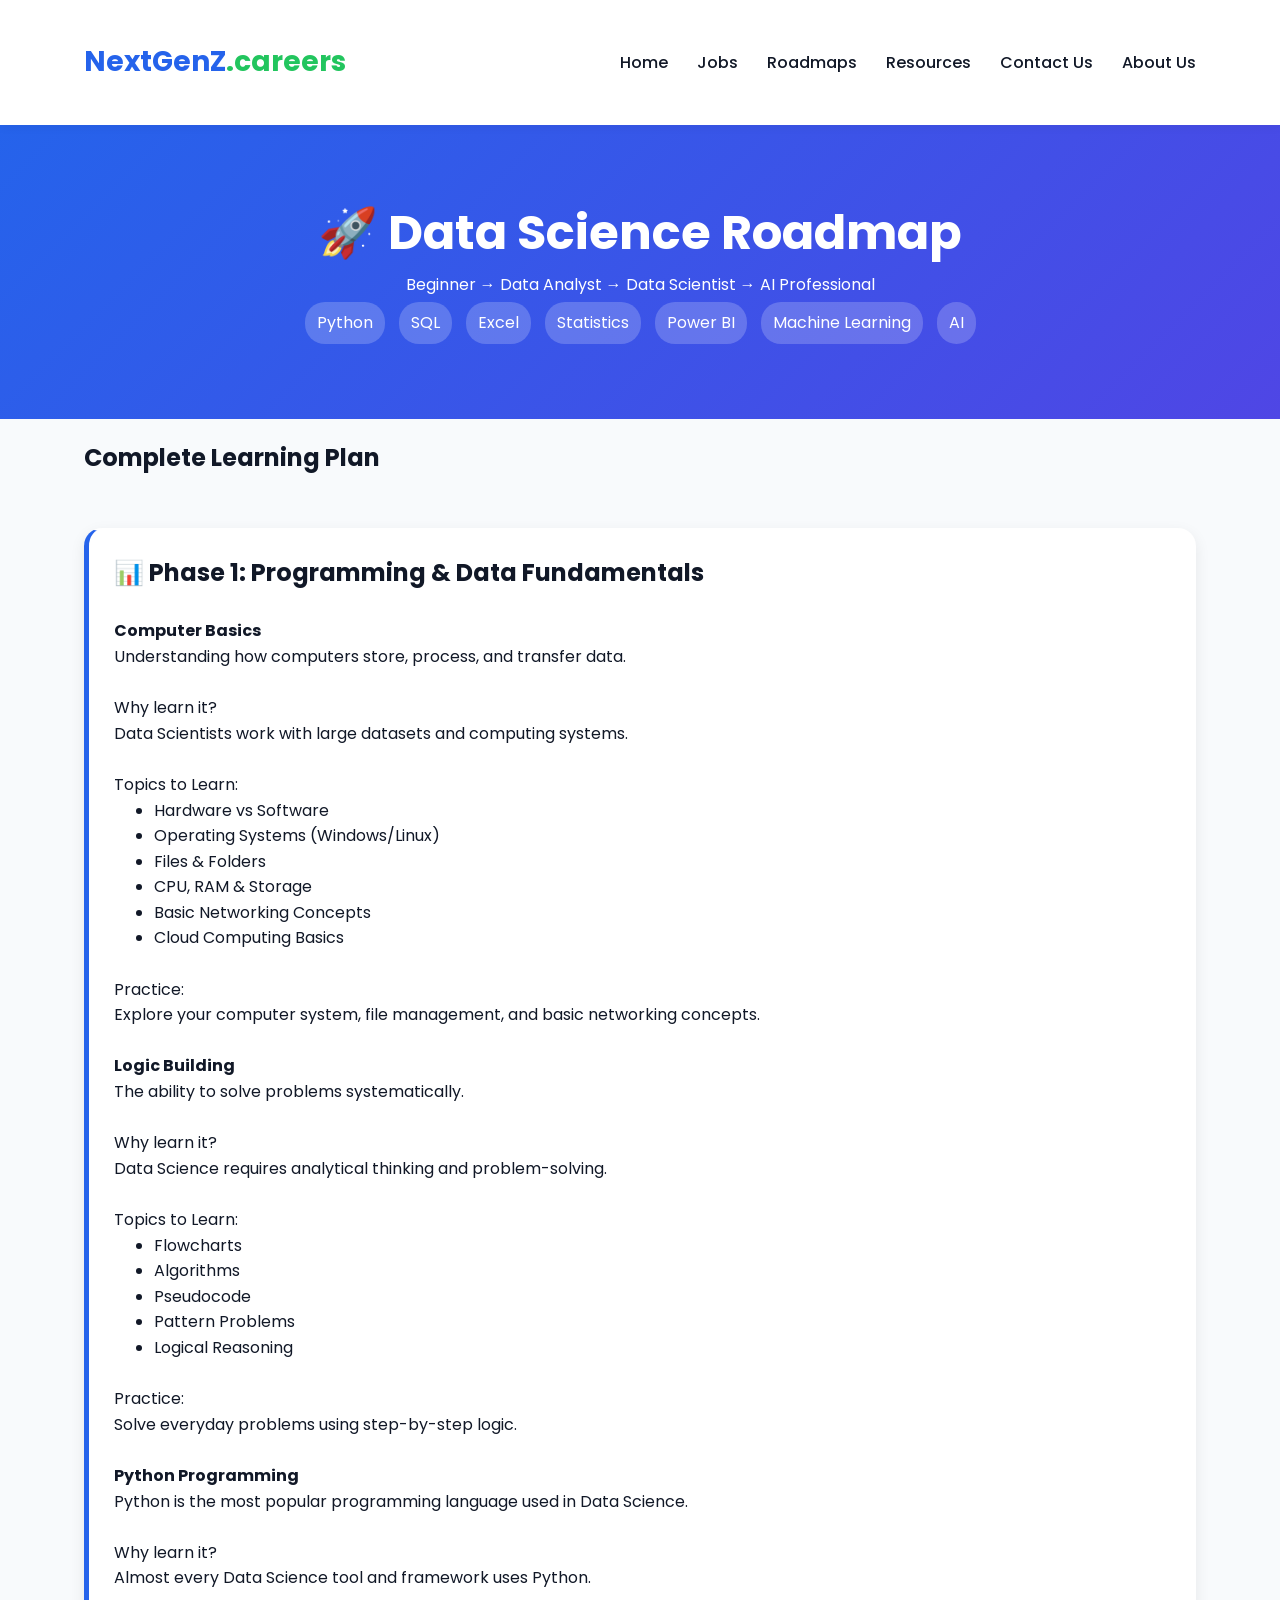
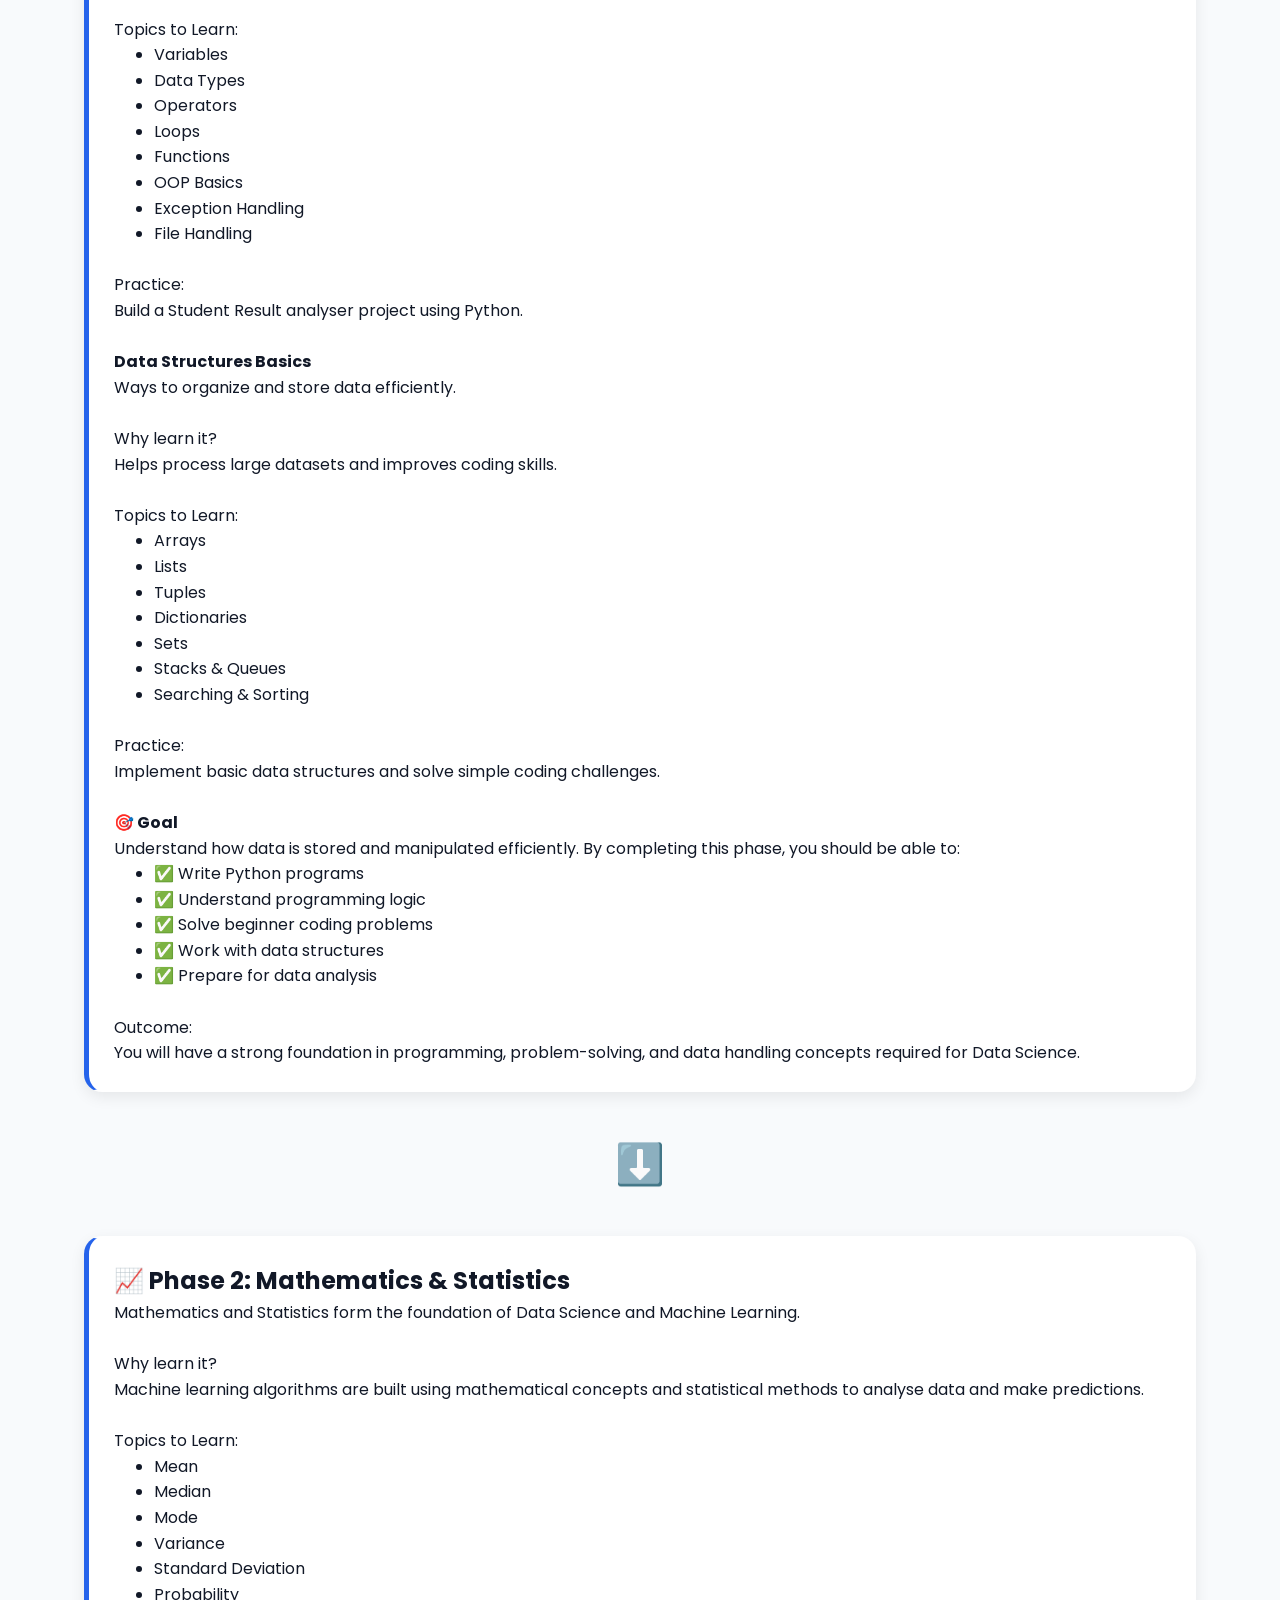
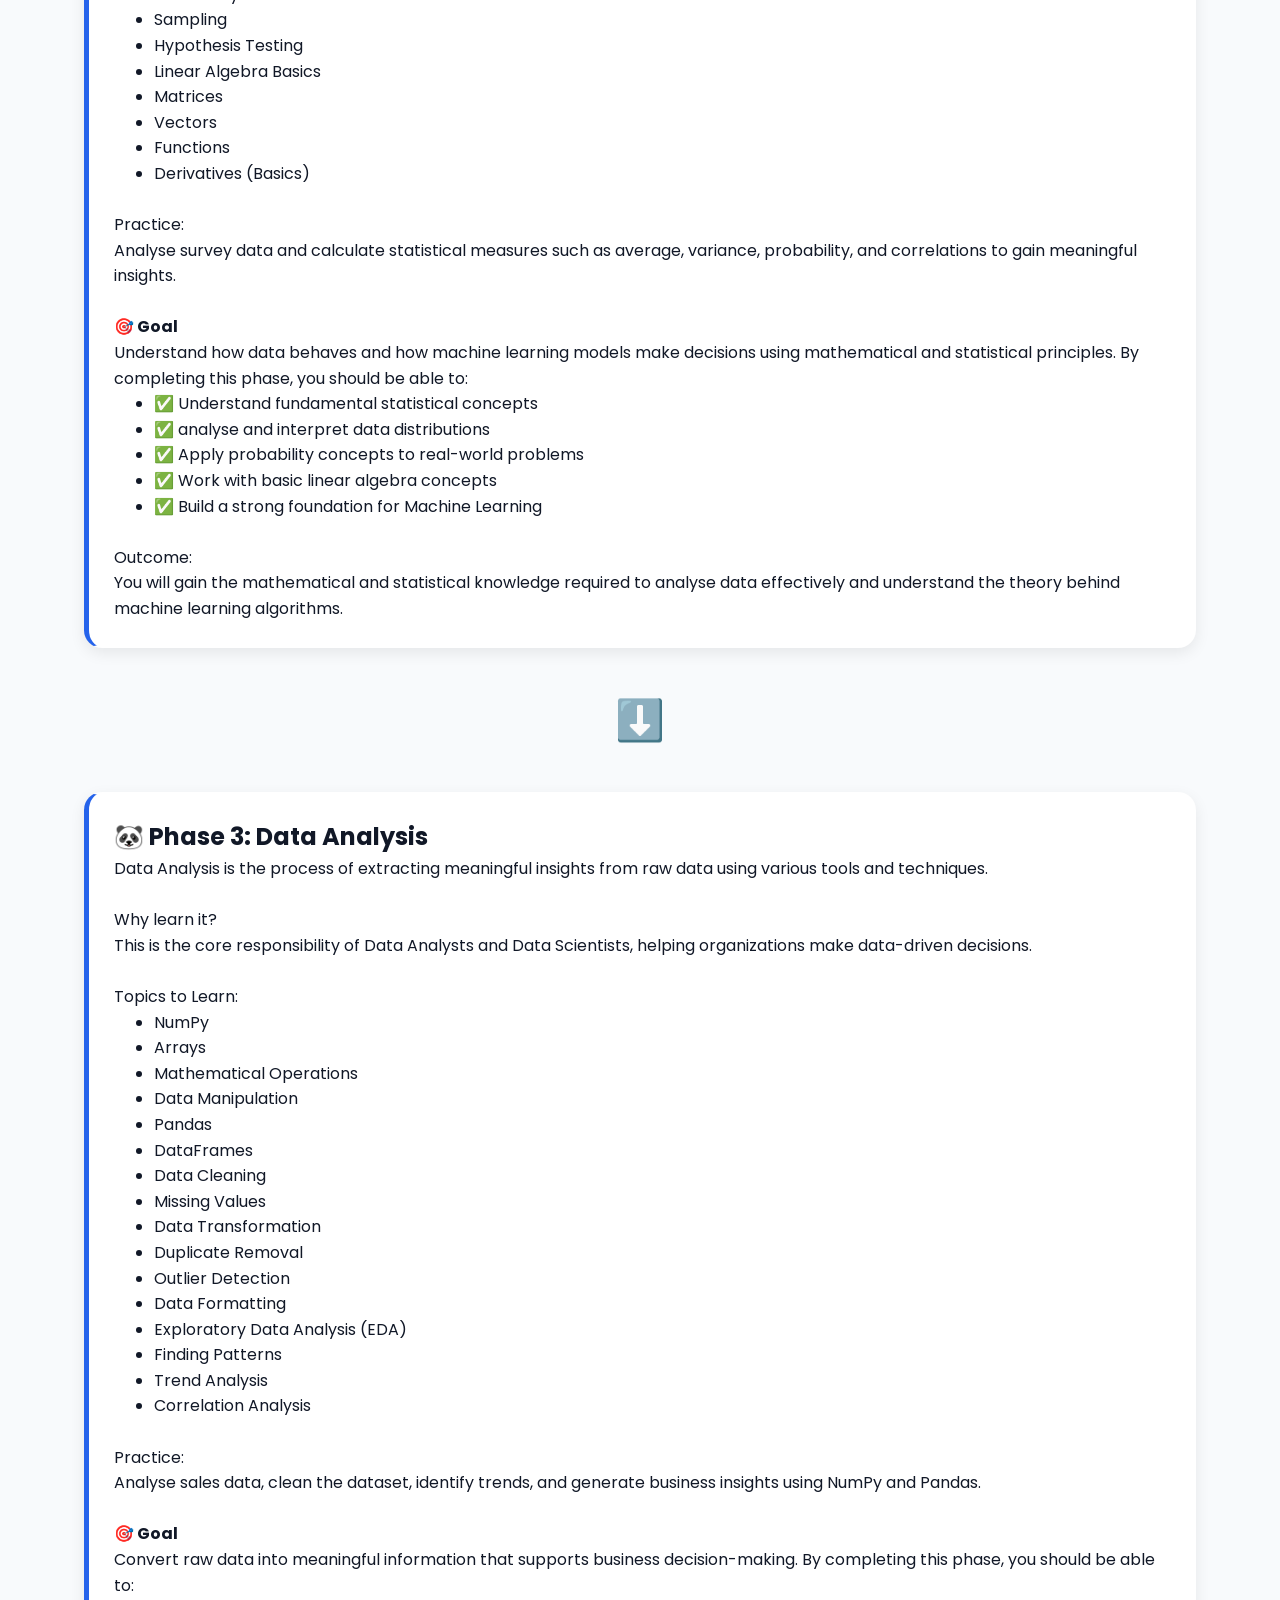
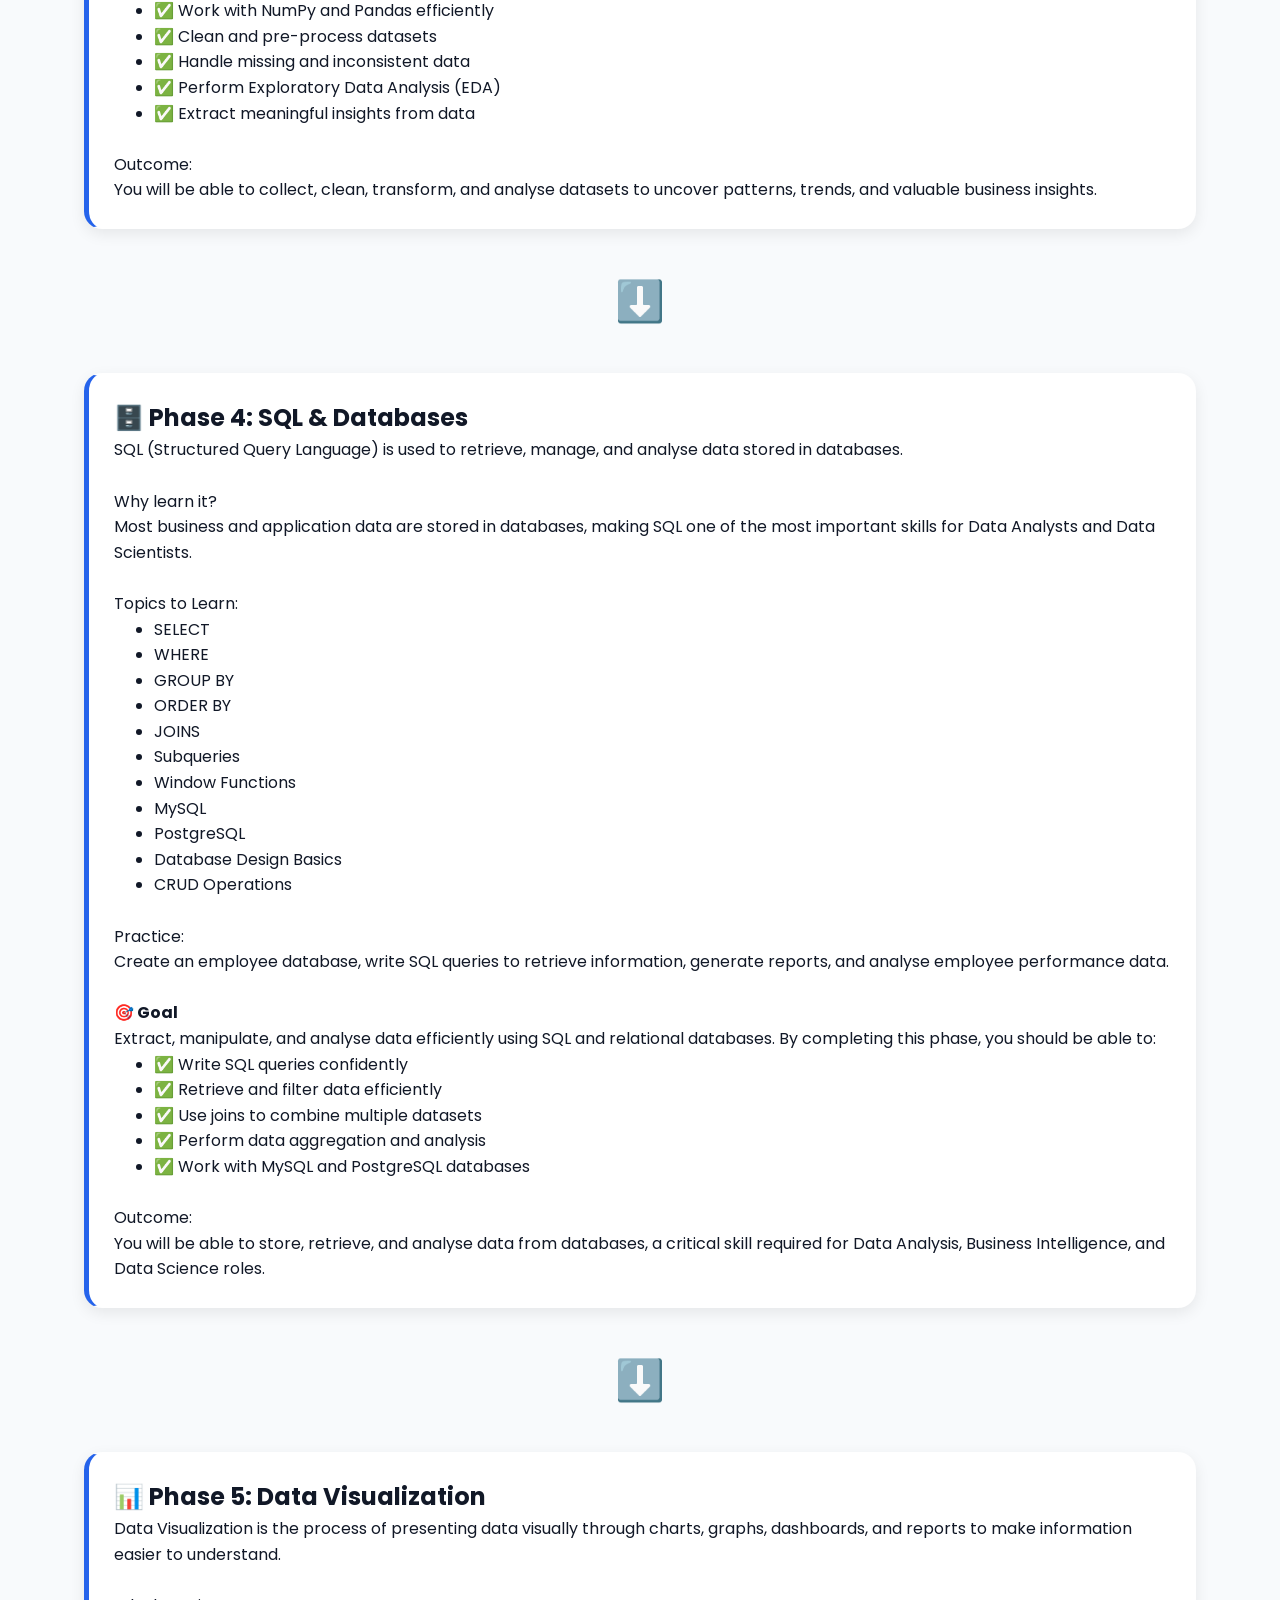
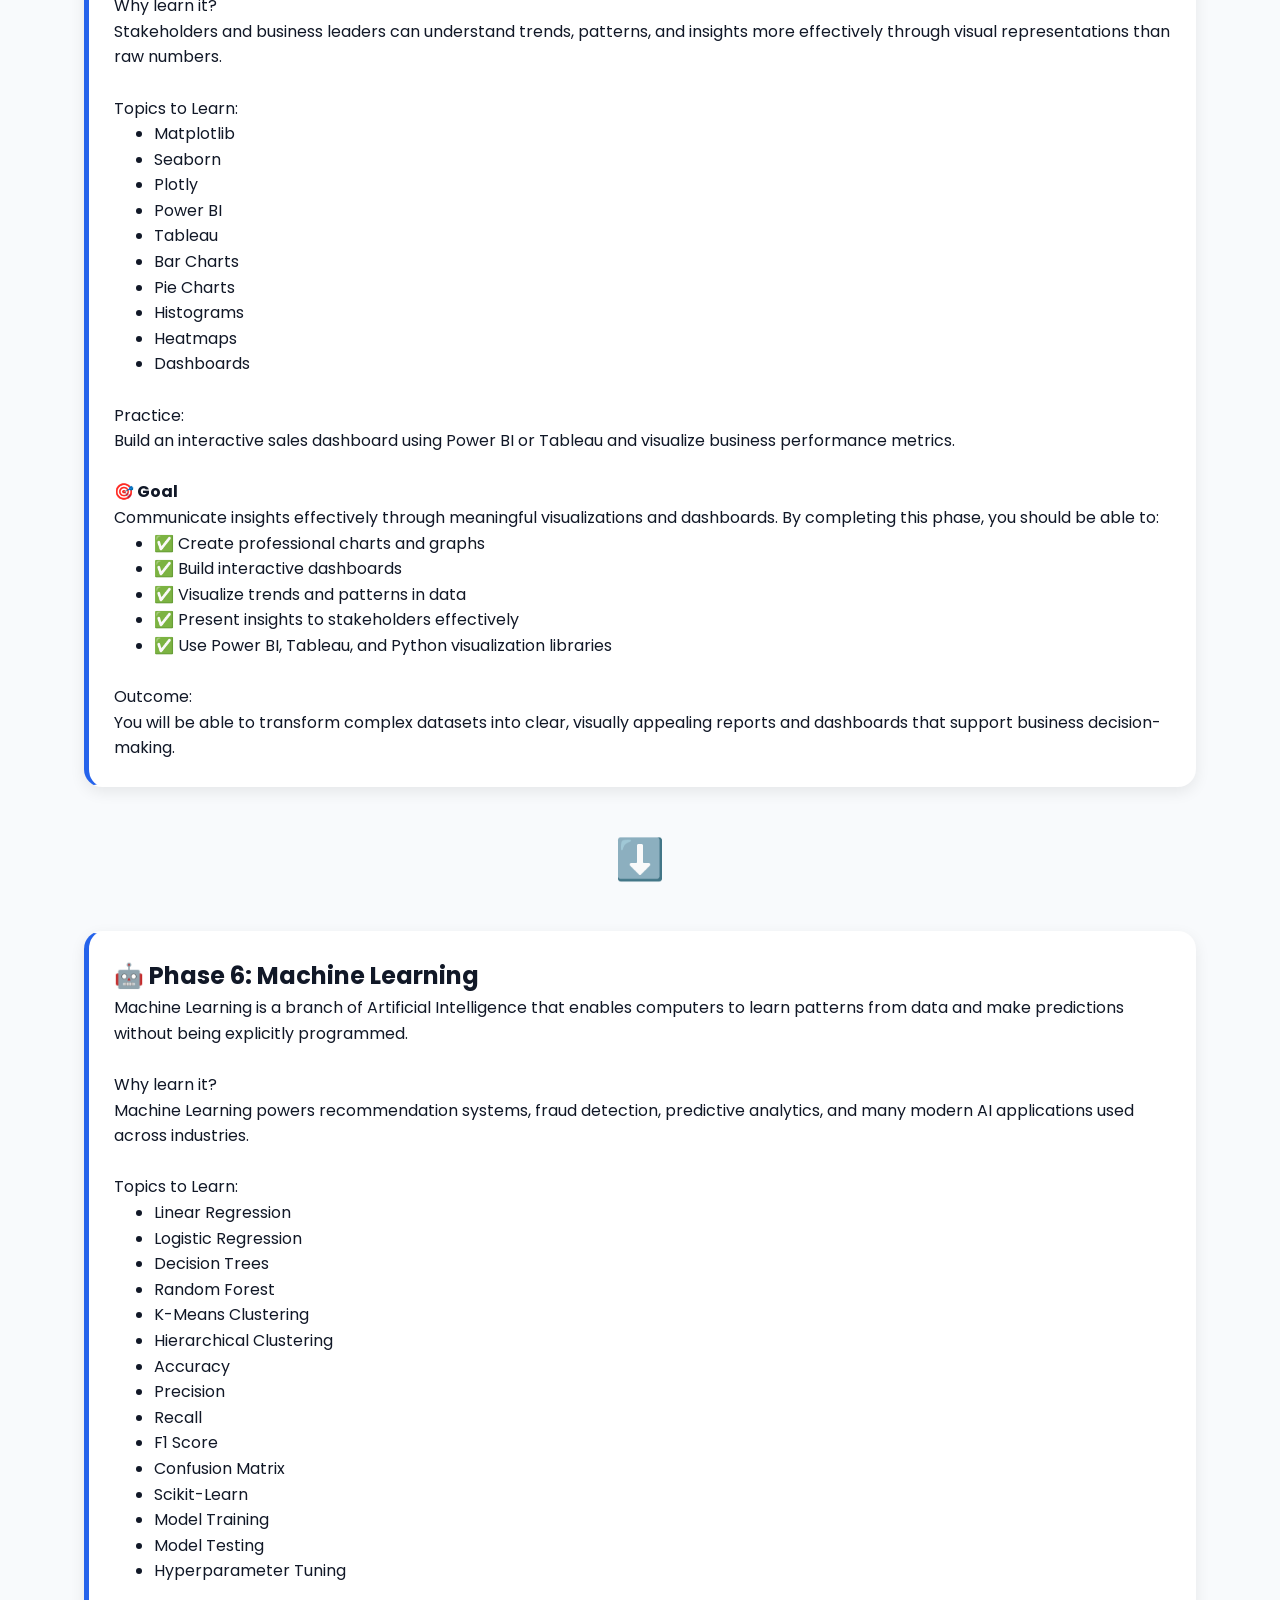
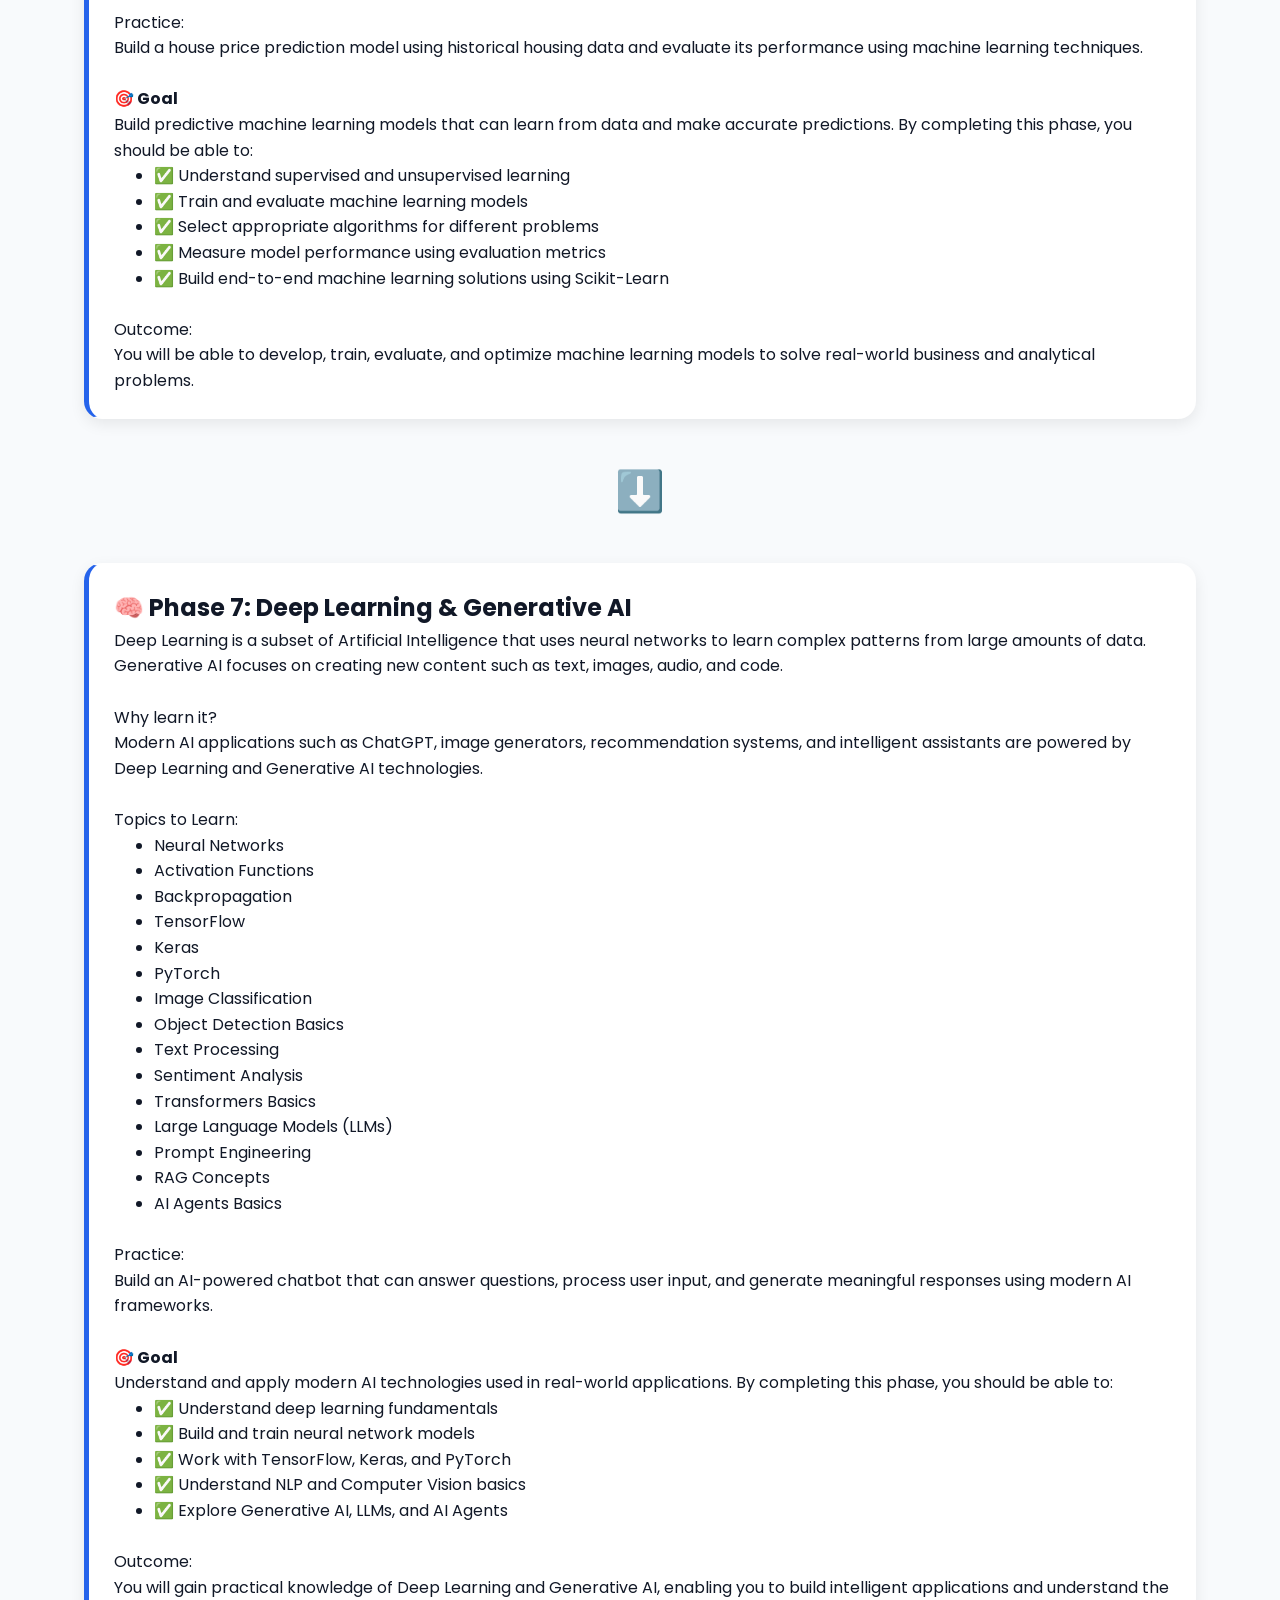
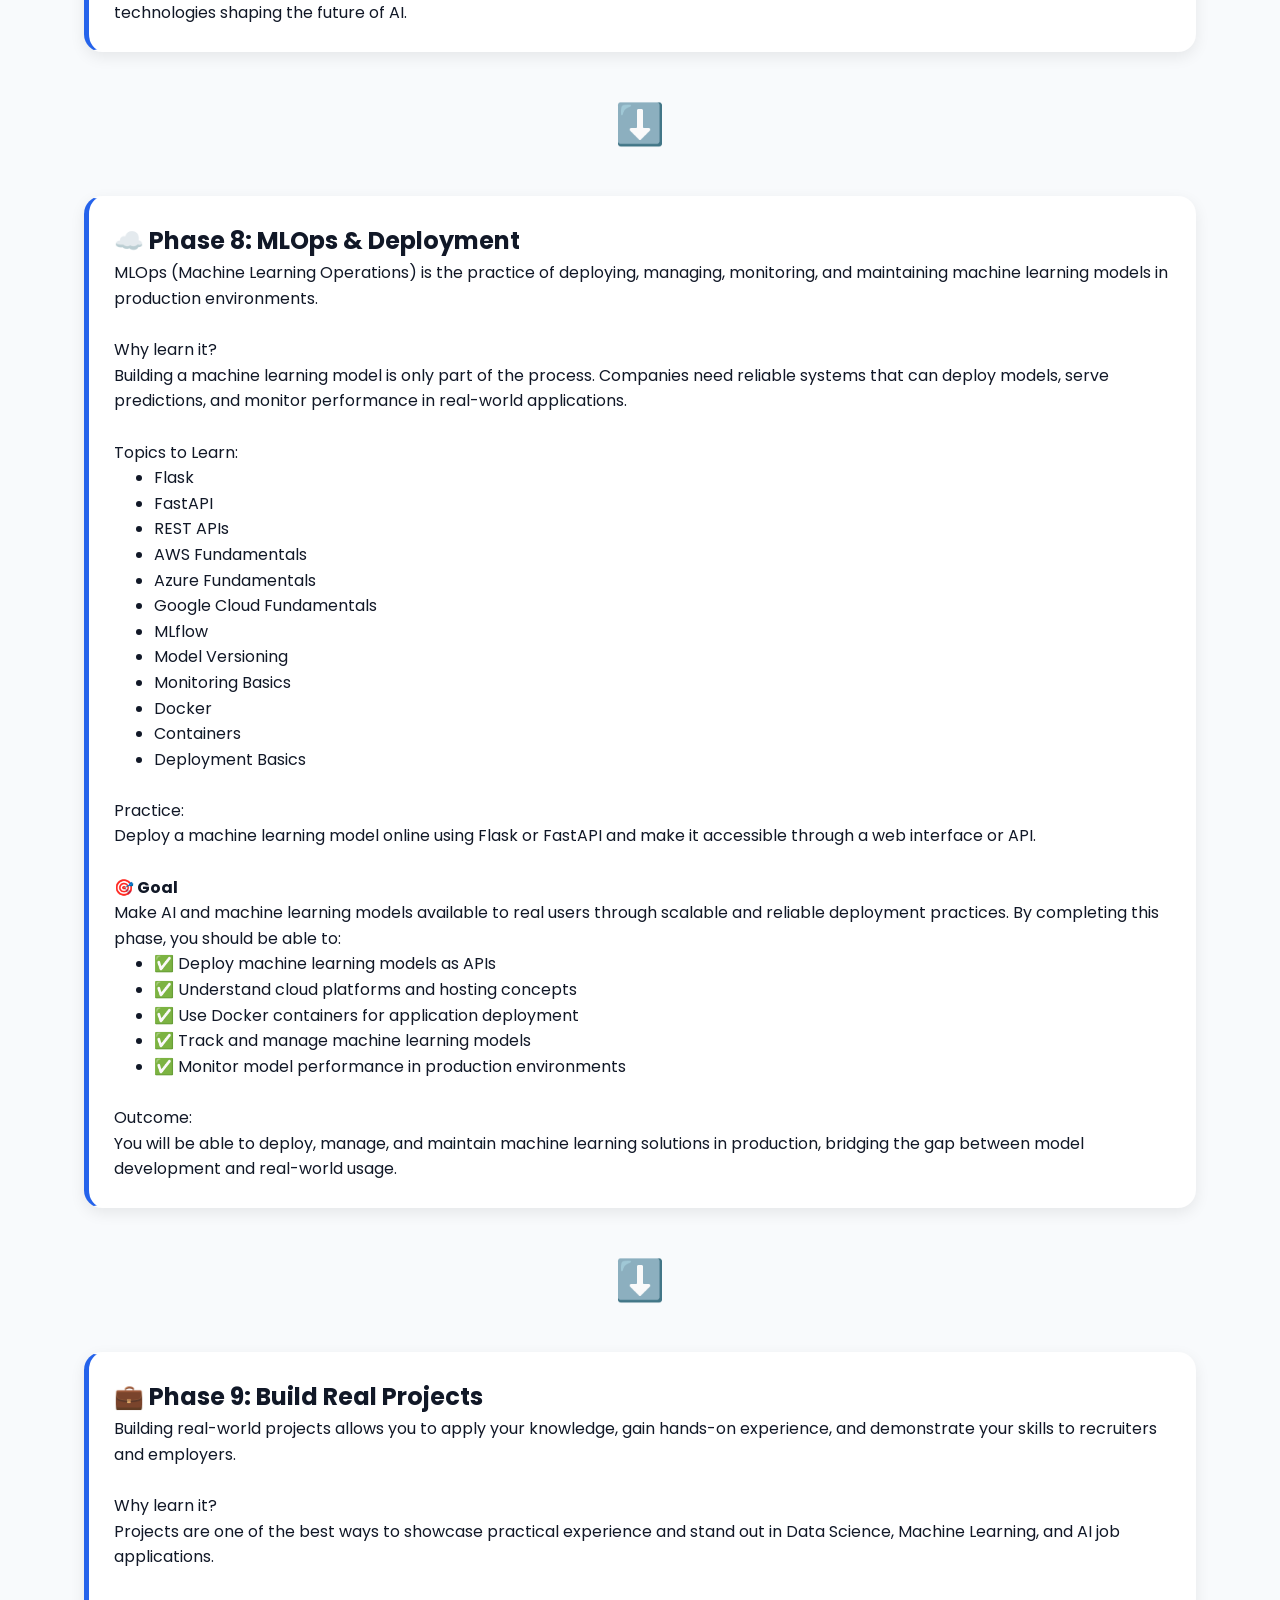
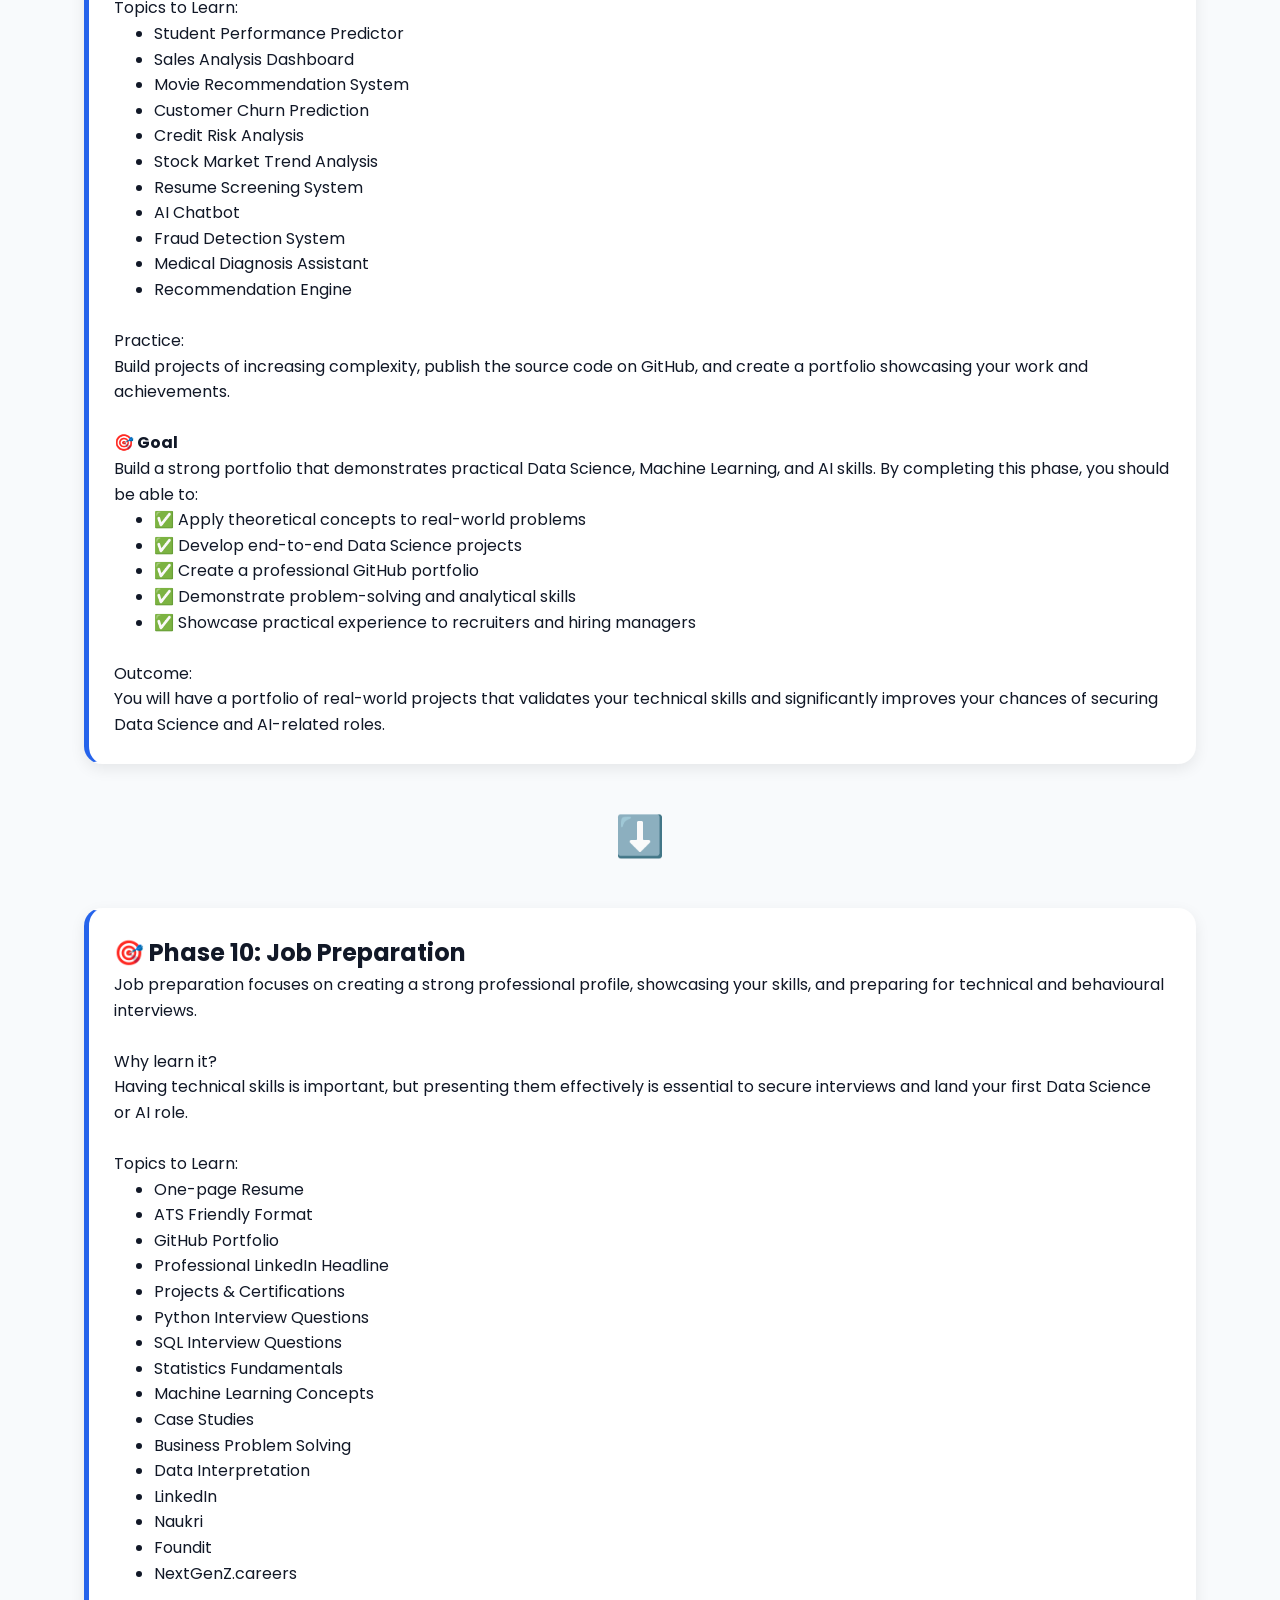
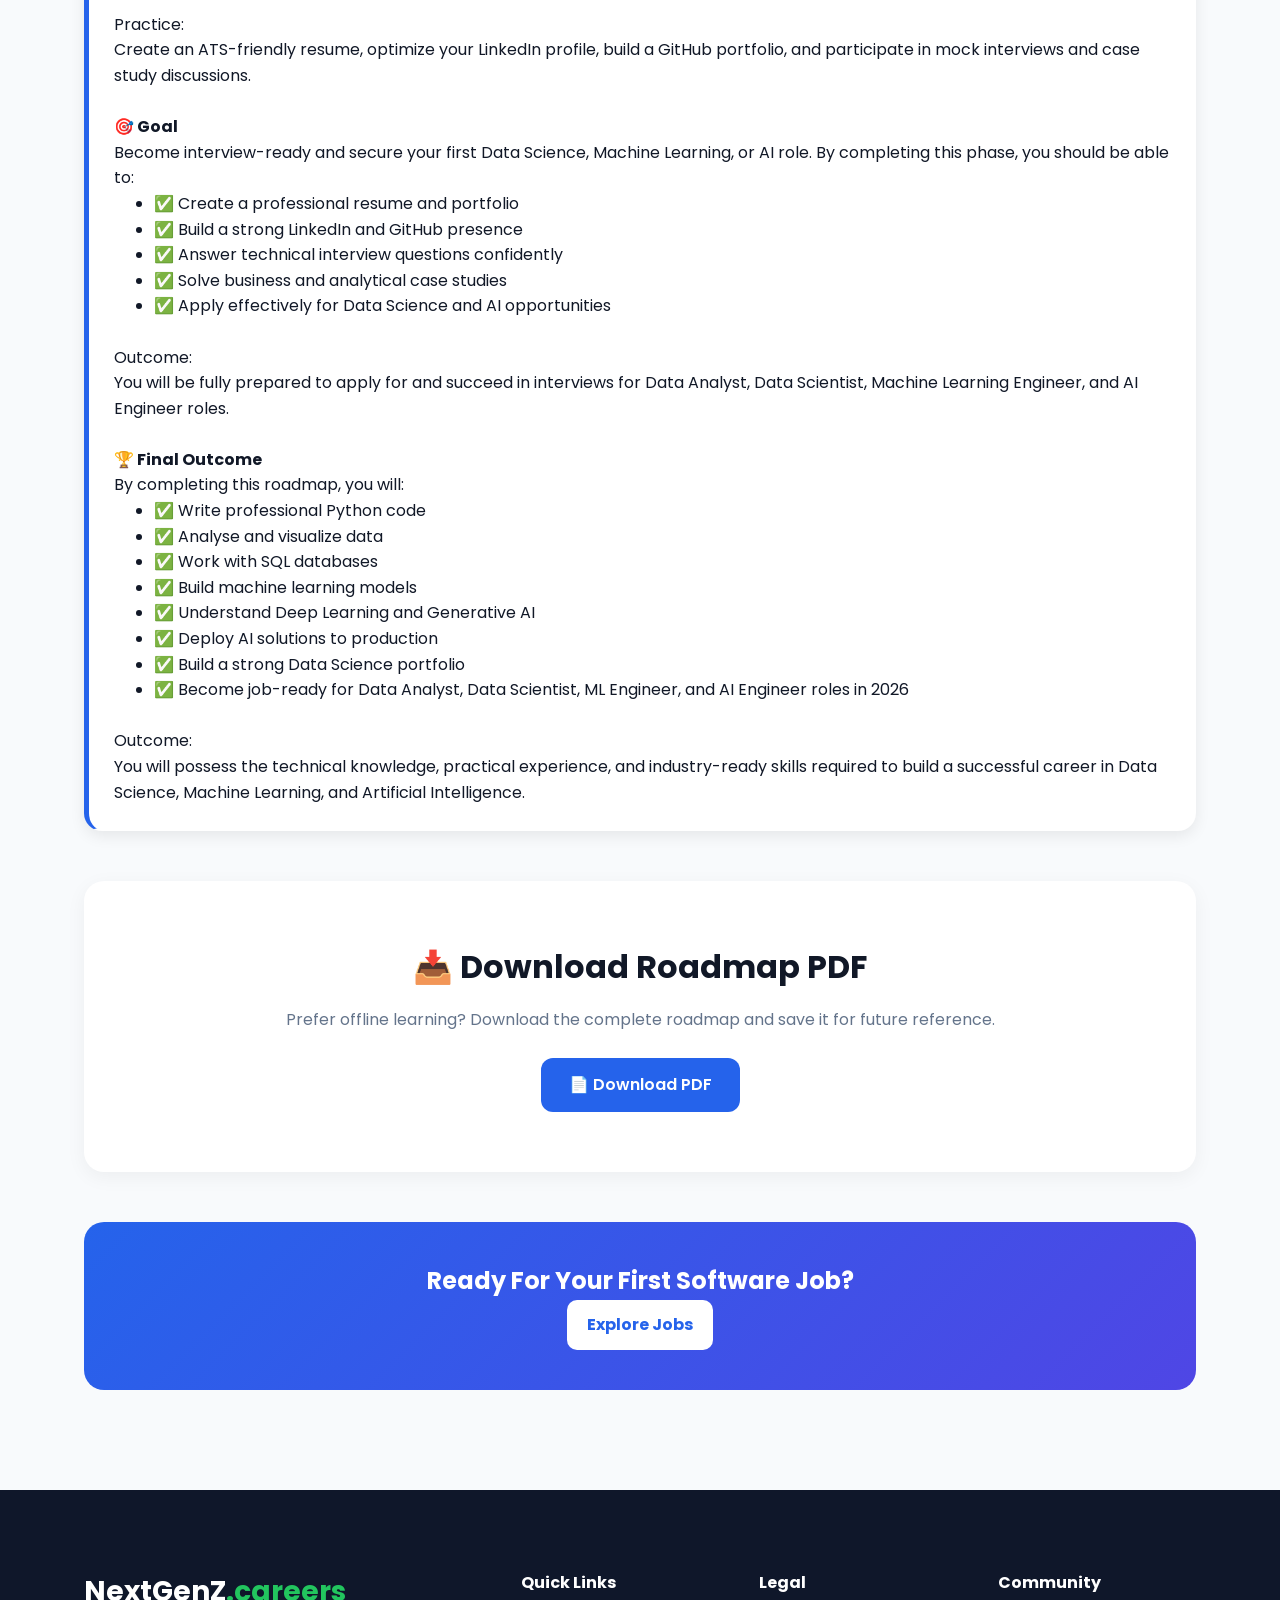
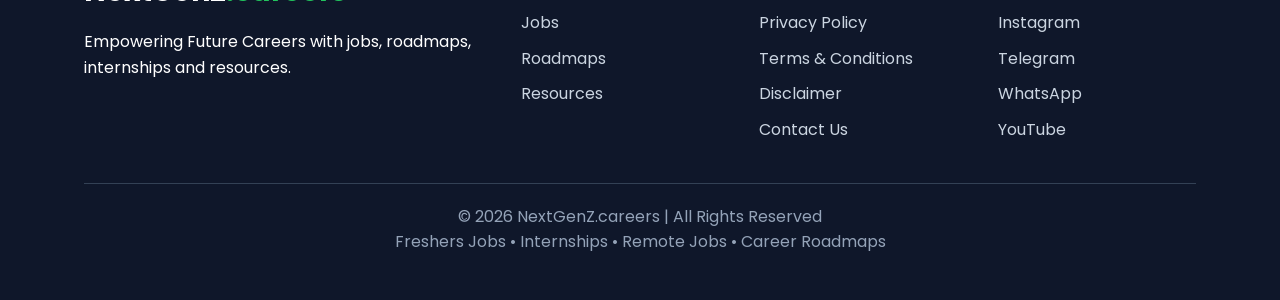
<file: assets/roadmaps/data-science-roadmap.html>
<!DOCTYPE html>
<html lang="en">
<head>
<meta charset="UTF-8">
<meta name="viewport" content="width=device-width, initial-scale=1.0">

<title>Data Science Roadmap | NextGenZ.careers</title>

<link href="https://fonts.googleapis.com/css2?family=Poppins:wght@300;400;500;600;700&display=swap" rel="stylesheet">
<link rel="stylesheet" href="../../css/style.css">
<link rel="stylesheet" href="https://cdnjs.cloudflare.com/ajax/libs/font-awesome/6.5.1/css/all.min.css">

<style>
body{font-family:Arial,sans-serif;margin:0;background:#f8fafc;color:#111827}
.hero{background:linear-gradient(135deg,#2563eb,#4f46e5);color:#fff;padding:70px 20px;text-align:center}
.hero h1{font-size:48px}
.container{max-width:1200px;margin:auto;padding:20px}
.tags span{display:inline-block;background:rgba(255,255,255,.2);padding:8px 12px;border-radius:20px;margin:5px}
.card{background:#fff;border-radius:18px;padding:25px;box-shadow:0 5px 15px rgba(0,0,0,.08);border-left:5px solid #2563eb}
.cta{background:linear-gradient(135deg,#2563eb,#4f46e5);padding:40px;color:#fff;text-align:center;border-radius:20px;margin-top:30px}
.btn{display:inline-block;background:#fff;color:#2563eb;padding:12px 20px;border-radius:10px;text-decoration:none;font-weight:bold}
.roadmap-grid{
display:flex;
flex-direction:column;
gap:30px;
}

.roadmap-arrow{
text-align:center;
font-size:40px;
margin:10px 0;
color:#2563eb;
}

.indent{
padding-left:40px;
}

/* MENU BUTTON */
.menu-toggle{
display:none;
background:none;
border:none;
font-size:24px;
cursor:pointer;
color:#2563eb;
}

/* MEDIA */
@media(max-width:768px){

.hero h1{
font-size:38px;
}

.menu-toggle{
display:block;
}

.nav-links{
display:none;
flex-direction:column;
position:absolute;
top:80px;
left:0;
width:100%;
background:white;
padding:20px;
box-shadow:0 5px 20px rgba(0,0,0,.1);
}

.nav-links.active{
display:flex;
}

.cta{
padding:35px 25px;
}

}

.download-section{
text-align:center;
padding:60px 20px;
margin:50px 0;
background:white;
border-radius:20px;
box-shadow:0 5px 20px rgba(0,0,0,.05);
}

.download-section h2{
margin-bottom:15px;
font-size:32px;
}

.download-section p{
color:#64748b;
margin-bottom:25px;
}

.download-btn{
display:inline-block;
padding:14px 28px;
background:#2563eb;
color:white;
text-decoration:none;
border-radius:12px;
font-weight:600;
transition:.3s;
}

.download-btn:hover{
transform:translateY(-3px);
box-shadow:0 10px 25px rgba(37,99,235,.25);
}
</style>
</head>
<body>

<nav>
<div class="container navbar">

<a href="index.html" class="logo">
NextGenZ<span>.careers</span>
</a>

<button class="menu-toggle" id="menuToggle">
<i class="fas fa-bars"></i>
</button>

<div class="nav-links" id="navLinks">
<a href="../../index.html">Home</a>
<a href="../../jobs.html">Jobs</a>
<a href="../../roadmaps.html">Roadmaps</a>
<a href="../../resources.html">Resources</a>
<a href="../../contact.html">Contact Us</a>
<a href="../../aboutus.html">About Us</a>
</div>

</div>
</nav>

<div class="hero">
<h1>🚀 Data Science Roadmap</h1>
<p>Beginner → Data Analyst → Data Scientist → AI Professional</p>
<div class="tags">
<span>Python</span>
<span>SQL</span>
<span>Excel</span>
<span>Statistics</span>
<span>Power BI</span>
<span>Machine Learning</span>
<span>AI</span>
</div>
  
</div>
<div class="container">
<h2>Complete Learning Plan</h2>
<br></br>
<div class="roadmap-grid">

<div class="card">

<h2>📊 Phase 1: Programming & Data Fundamentals</h2>
<p><br></p>
<h4>Computer Basics</h4>

<p>
Understanding how computers store, process, and transfer data.
</p>

<p><br></p>

<p>
Why learn it? <br>
Data Scientists work with large datasets and computing systems.
</p>

<p><br></p>
<p>
Topics to Learn: <br>
</p>

<ul class="indent">
<li>Hardware vs Software</li>
<li>Operating Systems (Windows/Linux)</li>
<li>Files & Folders</li>
<li>CPU, RAM & Storage</li>
<li>Basic Networking Concepts</li>
<li>Cloud Computing Basics</li>
</ul>

<p><br></p>
<p>
Practice: <br>
Explore your computer system, file management, and basic networking concepts.
</p>

<p><br></p>
<h4>Logic Building</h4>

<p>
The ability to solve problems systematically.
</p>

<p><br></p>
<p>
Why learn it? <br>
Data Science requires analytical thinking and problem-solving.
</p>

<p><br></p>
<p>
Topics to Learn: <br>
</p>

<ul class="indent">
<li>Flowcharts</li>
<li>Algorithms</li>
<li>Pseudocode</li>
<li>Pattern Problems</li>
<li>Logical Reasoning</li>
</ul>

<p><br></p>
<p>
Practice: <br>
Solve everyday problems using step-by-step logic.
</p>

<p><br></p>
<h4>Python Programming</h4>

<p>
Python is the most popular programming language used in Data Science.
</p>

<p><br></p>
<p>
Why learn it? <br>
Almost every Data Science tool and framework uses Python.
</p>

<p><br></p>
<p>
Topics to Learn: <br>
</p>

<ul class="indent">
<li>Variables</li>
<li>Data Types</li>
<li>Operators</li>
<li>Loops</li>
<li>Functions</li>
<li>OOP Basics</li>
<li>Exception Handling</li>
<li>File Handling</li>
</ul>

<p><br></p>
<p>
Practice: <br>
Build a Student Result analyser project using Python.
</p>
<p><br></p>
<h4>Data Structures Basics</h4>

<p>
Ways to organize and store data efficiently.
</p>
<p><br></p>
<p>
Why learn it? <br>
Helps process large datasets and improves coding skills.
</p>
<p><br></p>
<p>
Topics to Learn: <br>
</p>

<ul class="indent">
<li>Arrays</li>
<li>Lists</li>
<li>Tuples</li>
<li>Dictionaries</li>
<li>Sets</li>
<li>Stacks & Queues</li>
<li>Searching & Sorting</li>
</ul>
<p><br></p>
<p>
Practice: <br>
Implement basic data structures and solve simple coding challenges.
</p>
<p><br></p>
<h4>🎯 Goal</h4>

<p>
Understand how data is stored and manipulated efficiently. By completing this phase, you should be able to:
</p>

<ul class="indent">
<li>✅ Write Python programs</li>
<li>✅ Understand programming logic</li>
<li>✅ Solve beginner coding problems</li>
<li>✅ Work with data structures</li>
<li>✅ Prepare for data analysis</li>
</ul>
<p><br></p>
<p>
Outcome: <br>
You will have a strong foundation in programming, problem-solving, and data handling concepts required for Data Science.
</p>

</div>

<div class="roadmap-arrow">⬇️</div>

<div class="card">

<h2>📈 Phase 2: Mathematics & Statistics</h2>

<p>
Mathematics and Statistics form the foundation of Data Science and Machine Learning.
</p>
<p><br></p>
<p>
Why learn it? <br>
Machine learning algorithms are built using mathematical concepts and statistical methods to analyse data and make predictions.
</p>
<p><br></p>
<p>
Topics to Learn: <br>
</p>

<ul class="indent">
<li>Mean</li>
<li>Median</li>
<li>Mode</li>
<li>Variance</li>
<li>Standard Deviation</li>
<li>Probability</li>
<li>Sampling</li>
<li>Hypothesis Testing</li>
<li>Linear Algebra Basics</li>
<li>Matrices</li>
<li>Vectors</li>
<li>Functions</li>
<li>Derivatives (Basics)</li>
</ul>
<p><br></p>
<p>
Practice: <br>
Analyse survey data and calculate statistical measures such as average, variance, probability, and correlations to gain meaningful insights.
</p>

<h4><br>🎯 Goal</h4>

<p>
Understand how data behaves and how machine learning models make decisions using mathematical and statistical principles. By completing this phase, you should be able to:
</p>

<ul class="indent">
<li>✅ Understand fundamental statistical concepts</li>
<li>✅ analyse and interpret data distributions</li>
<li>✅ Apply probability concepts to real-world problems</li>
<li>✅ Work with basic linear algebra concepts</li>
<li>✅ Build a strong foundation for Machine Learning</li>
</ul>

<p><br></p>

<p>
Outcome: <br>
You will gain the mathematical and statistical knowledge required to analyse data effectively and understand the theory behind machine learning algorithms.
</p>


</div>

<div class="roadmap-arrow">⬇️</div>

<div class="card">

<h2>🐼 Phase 3: Data Analysis</h2>

<p>
Data Analysis is the process of extracting meaningful insights from raw data using various tools and techniques.
</p>
<p><br></p>
<p>
Why learn it? <br>
This is the core responsibility of Data Analysts and Data Scientists, helping organizations make data-driven decisions.
</p>
<p><br></p>
<p>
Topics to Learn: <br>
</p>

<ul class="indent">
<li>NumPy</li>
<li>Arrays</li>
<li>Mathematical Operations</li>
<li>Data Manipulation</li>
<li>Pandas</li>
<li>DataFrames</li>
<li>Data Cleaning</li>
<li>Missing Values</li>
<li>Data Transformation</li>
<li>Duplicate Removal</li>
<li>Outlier Detection</li>
<li>Data Formatting</li>
<li>Exploratory Data Analysis (EDA)</li>
<li>Finding Patterns</li>
<li>Trend Analysis</li>
<li>Correlation Analysis</li>
</ul>
<p><br></p>
<p>
Practice: <br>
Analyse sales data, clean the dataset, identify trends, and generate business insights using NumPy and Pandas.
</p>

<h4><br>🎯 Goal</h4>

<p>
Convert raw data into meaningful information that supports business decision-making. By completing this phase, you should be able to:
</p>

<ul class="indent">
<li>✅ Work with NumPy and Pandas efficiently</li>
<li>✅ Clean and pre-process datasets</li>
<li>✅ Handle missing and inconsistent data</li>
<li>✅ Perform Exploratory Data Analysis (EDA)</li>
<li>✅ Extract meaningful insights from data</li>
</ul>

<p><br></p>

<p>
Outcome: <br>
You will be able to collect, clean, transform, and analyse datasets to uncover patterns, trends, and valuable business insights.
</p>

</div>

<div class="roadmap-arrow">⬇️</div>

<div class="card">

<h2>🗄️ Phase 4: SQL & Databases</h2>

<p>
SQL (Structured Query Language) is used to retrieve, manage, and analyse data stored in databases.
</p>

<p><br>
Why learn it? <br>
Most business and application data are stored in databases, making SQL one of the most important skills for Data Analysts and Data Scientists.
</p>

<p><br>
Topics to Learn: <br>
</p>

<ul class="indent">
<li>SELECT</li>
<li>WHERE</li>
<li>GROUP BY</li>
<li>ORDER BY</li>
<li>JOINS</li>
<li>Subqueries</li>
<li>Window Functions</li>
<li>MySQL</li>
<li>PostgreSQL</li>
<li>Database Design Basics</li>
<li>CRUD Operations</li>
</ul>

<p><br>
Practice: <br>
Create an employee database, write SQL queries to retrieve information, generate reports, and analyse employee performance data.
</p>


<h4><br>🎯 Goal</h4>

<p>
Extract, manipulate, and analyse data efficiently using SQL and relational databases. By completing this phase, you should be able to:
</p>

<ul class="indent">
<li>✅ Write SQL queries confidently</li>
<li>✅ Retrieve and filter data efficiently</li>
<li>✅ Use joins to combine multiple datasets</li>
<li>✅ Perform data aggregation and analysis</li>
<li>✅ Work with MySQL and PostgreSQL databases</li>
</ul>

<p><br></p>

<p>
Outcome: <br>
You will be able to store, retrieve, and analyse data from databases, a critical skill required for Data Analysis, Business Intelligence, and Data Science roles.
</p>


</div>

<div class="roadmap-arrow">⬇️</div>

<div class="card">

<h2>📊 Phase 5: Data Visualization</h2>

<p>
Data Visualization is the process of presenting data visually through charts, graphs, dashboards, and reports to make information easier to understand.
</p>

<p><br></p>

<p>
Why learn it? <br>
Stakeholders and business leaders can understand trends, patterns, and insights more effectively through visual representations than raw numbers.
</p>

<p><br></p>

<p>
Topics to Learn: <br>
</p>

<ul class="indent">
<li>Matplotlib</li>
<li>Seaborn</li>
<li>Plotly</li>
<li>Power BI</li>
<li>Tableau</li>
<li>Bar Charts</li>
<li>Pie Charts</li>
<li>Histograms</li>
<li>Heatmaps</li>
<li>Dashboards</li>
</ul>

<p><br></p>

<p>
Practice: <br>
Build an interactive sales dashboard using Power BI or Tableau and visualize business performance metrics.
</p>

<h4><br>🎯 Goal</h4>

<p>
Communicate insights effectively through meaningful visualizations and dashboards. By completing this phase, you should be able to:
</p>

<ul class="indent">
<li>✅ Create professional charts and graphs</li>
<li>✅ Build interactive dashboards</li>
<li>✅ Visualize trends and patterns in data</li>
<li>✅ Present insights to stakeholders effectively</li>
<li>✅ Use Power BI, Tableau, and Python visualization libraries</li>
</ul>

<p><br></p>

<p>
Outcome: <br>
You will be able to transform complex datasets into clear, visually appealing reports and dashboards that support business decision-making.
</p>

</div>

<div class="roadmap-arrow">⬇️</div>

<div class="card">

<h2>🤖 Phase 6: Machine Learning</h2>

<p>
Machine Learning is a branch of Artificial Intelligence that enables computers to learn patterns from data and make predictions without being explicitly programmed.
</p>

<p><br></p>

<p>
Why learn it? <br>
Machine Learning powers recommendation systems, fraud detection, predictive analytics, and many modern AI applications used across industries.
</p>

<p><br></p>

<p>
Topics to Learn: <br>
</p>

<ul class="indent">
<li>Linear Regression</li>
<li>Logistic Regression</li>
<li>Decision Trees</li>
<li>Random Forest</li>
<li>K-Means Clustering</li>
<li>Hierarchical Clustering</li>
<li>Accuracy</li>
<li>Precision</li>
<li>Recall</li>
<li>F1 Score</li>
<li>Confusion Matrix</li>
<li>Scikit-Learn</li>
<li>Model Training</li>
<li>Model Testing</li>
<li>Hyperparameter Tuning</li>
</ul>

<p><br></p>

<p>
Practice: <br>
Build a house price prediction model using historical housing data and evaluate its performance using machine learning techniques.
</p>

<h4><br>🎯 Goal</h4>

<p>
Build predictive machine learning models that can learn from data and make accurate predictions. By completing this phase, you should be able to:
</p>

<ul class="indent">
<li>✅ Understand supervised and unsupervised learning</li>
<li>✅ Train and evaluate machine learning models</li>
<li>✅ Select appropriate algorithms for different problems</li>
<li>✅ Measure model performance using evaluation metrics</li>
<li>✅ Build end-to-end machine learning solutions using Scikit-Learn</li>
</ul>

<p><br></p>

<p>
Outcome: <br>
You will be able to develop, train, evaluate, and optimize machine learning models to solve real-world business and analytical problems.
</p>

</div>

<div class="roadmap-arrow">⬇️</div>

<div class="card">

<h2>🧠 Phase 7: Deep Learning & Generative AI</h2>

<p>
Deep Learning is a subset of Artificial Intelligence that uses neural networks to learn complex patterns from large amounts of data. Generative AI focuses on creating new content such as text, images, audio, and code.
</p>

<p><br></p>

<p>
Why learn it? <br>
Modern AI applications such as ChatGPT, image generators, recommendation systems, and intelligent assistants are powered by Deep Learning and Generative AI technologies.
</p>

<p><br></p>

<p>
Topics to Learn: <br>
</p>

<ul class="indent">
<li>Neural Networks</li>
<li>Activation Functions</li>
<li>Backpropagation</li>
<li>TensorFlow</li>
<li>Keras</li>
<li>PyTorch</li>
<li>Image Classification</li>
<li>Object Detection Basics</li>
<li>Text Processing</li>
<li>Sentiment Analysis</li>
<li>Transformers Basics</li>
<li>Large Language Models (LLMs)</li>
<li>Prompt Engineering</li>
<li>RAG Concepts</li>
<li>AI Agents Basics</li>
</ul>

<p><br></p>

<p>
Practice: <br>
Build an AI-powered chatbot that can answer questions, process user input, and generate meaningful responses using modern AI frameworks.
</p>

<h4><br>🎯 Goal</h4>

<p>
Understand and apply modern AI technologies used in real-world applications. By completing this phase, you should be able to:
</p>

<ul class="indent">
<li>✅ Understand deep learning fundamentals</li>
<li>✅ Build and train neural network models</li>
<li>✅ Work with TensorFlow, Keras, and PyTorch</li>
<li>✅ Understand NLP and Computer Vision basics</li>
<li>✅ Explore Generative AI, LLMs, and AI Agents</li>
</ul>

<p><br></p>

<p>
Outcome: <br>
You will gain practical knowledge of Deep Learning and Generative AI, enabling you to build intelligent applications and understand the technologies shaping the future of AI.
</p>

</div>

<div class="roadmap-arrow">⬇️</div>

<div class="card">

<h2>☁️ Phase 8: MLOps & Deployment</h2>

<p>
MLOps (Machine Learning Operations) is the practice of deploying, managing, monitoring, and maintaining machine learning models in production environments.
</p>

<p><br></p>

<p>
Why learn it? <br>
Building a machine learning model is only part of the process. Companies need reliable systems that can deploy models, serve predictions, and monitor performance in real-world applications.
</p>

<p><br></p>

<p>
Topics to Learn: <br>
</p>

<ul class="indent">
<li>Flask</li>
<li>FastAPI</li>
<li>REST APIs</li>
<li>AWS Fundamentals</li>
<li>Azure Fundamentals</li>
<li>Google Cloud Fundamentals</li>
<li>MLflow</li>
<li>Model Versioning</li>
<li>Monitoring Basics</li>
<li>Docker</li>
<li>Containers</li>
<li>Deployment Basics</li>
</ul>

<p><br></p>

<p>
Practice: <br>
Deploy a machine learning model online using Flask or FastAPI and make it accessible through a web interface or API.
</p>

<h4><br>🎯 Goal</h4>

<p>
Make AI and machine learning models available to real users through scalable and reliable deployment practices. By completing this phase, you should be able to:
</p>

<ul class="indent">
<li>✅ Deploy machine learning models as APIs</li>
<li>✅ Understand cloud platforms and hosting concepts</li>
<li>✅ Use Docker containers for application deployment</li>
<li>✅ Track and manage machine learning models</li>
<li>✅ Monitor model performance in production environments</li>
</ul>

<p><br></p>

<p>
Outcome: <br>
You will be able to deploy, manage, and maintain machine learning solutions in production, bridging the gap between model development and real-world usage.
</p>

</div>

<div class="roadmap-arrow">⬇️</div>

<div class="card">

<h2>💼 Phase 9: Build Real Projects</h2>

<p>
Building real-world projects allows you to apply your knowledge, gain hands-on experience, and demonstrate your skills to recruiters and employers.
</p>

<p><br></p>

<p>
Why learn it? <br>
Projects are one of the best ways to showcase practical experience and stand out in Data Science, Machine Learning, and AI job applications.
</p>

<p><br></p>

<p>
Topics to Learn: <br>
</p>

<ul class="indent">
<li>Student Performance Predictor</li>
<li>Sales Analysis Dashboard</li>
<li>Movie Recommendation System</li>
<li>Customer Churn Prediction</li>
<li>Credit Risk Analysis</li>
<li>Stock Market Trend Analysis</li>
<li>Resume Screening System</li>
<li>AI Chatbot</li>
<li>Fraud Detection System</li>
<li>Medical Diagnosis Assistant</li>
<li>Recommendation Engine</li>
</ul>

<p><br></p>

<p>
Practice: <br>
Build projects of increasing complexity, publish the source code on GitHub, and create a portfolio showcasing your work and achievements.
</p>

<h4><br>🎯 Goal</h4>

<p>
Build a strong portfolio that demonstrates practical Data Science, Machine Learning, and AI skills. By completing this phase, you should be able to:
</p>

<ul class="indent">
<li>✅ Apply theoretical concepts to real-world problems</li>
<li>✅ Develop end-to-end Data Science projects</li>
<li>✅ Create a professional GitHub portfolio</li>
<li>✅ Demonstrate problem-solving and analytical skills</li>
<li>✅ Showcase practical experience to recruiters and hiring managers</li>
</ul>

<p><br></p>

<p>
Outcome: <br>
You will have a portfolio of real-world projects that validates your technical skills and significantly improves your chances of securing Data Science and AI-related roles.
</p>

</div>

<div class="roadmap-arrow">⬇️</div>

<div class="card">

<h2>🎯 Phase 10: Job Preparation</h2>

<p>
Job preparation focuses on creating a strong professional profile, showcasing your skills, and preparing for technical and behavioural interviews.
</p>

<p><br></p>

<p>
Why learn it? <br>
Having technical skills is important, but presenting them effectively is essential to secure interviews and land your first Data Science or AI role.
</p>

<p><br></p>

<p>
Topics to Learn: <br>
</p>

<ul class="indent">
<li>One-page Resume</li>
<li>ATS Friendly Format</li>
<li>GitHub Portfolio</li>
<li>Professional LinkedIn Headline</li>
<li>Projects & Certifications</li>
<li>Python Interview Questions</li>
<li>SQL Interview Questions</li>
<li>Statistics Fundamentals</li>
<li>Machine Learning Concepts</li>
<li>Case Studies</li>
<li>Business Problem Solving</li>
<li>Data Interpretation</li>
<li>LinkedIn</li>
<li>Naukri</li>
<li>Foundit</li>
<li>NextGenZ.careers</li>
</ul>

<p><br></p>

<p>
Practice: <br>
Create an ATS-friendly resume, optimize your LinkedIn profile, build a GitHub portfolio, and participate in mock interviews and case study discussions.
</p>

<h4><br>🎯 Goal</h4>

<p>
Become interview-ready and secure your first Data Science, Machine Learning, or AI role. By completing this phase, you should be able to:
</p>

<ul class="indent">
<li>✅ Create a professional resume and portfolio</li>
<li>✅ Build a strong LinkedIn and GitHub presence</li>
<li>✅ Answer technical interview questions confidently</li>
<li>✅ Solve business and analytical case studies</li>
<li>✅ Apply effectively for Data Science and AI opportunities</li>
</ul>

<p><br></p>

<p>
Outcome: <br>
You will be fully prepared to apply for and succeed in interviews for Data Analyst, Data Scientist, Machine Learning Engineer, and AI Engineer roles.
</p>

<h4><br>🏆 Final Outcome</h4>

<p>
By completing this roadmap, you will:
</p>

<ul class="indent">
<li>✅ Write professional Python code</li>
<li>✅ Analyse and visualize data</li>
<li>✅ Work with SQL databases</li>
<li>✅ Build machine learning models</li>
<li>✅ Understand Deep Learning and Generative AI</li>
<li>✅ Deploy AI solutions to production</li>
<li>✅ Build a strong Data Science portfolio</li>
<li>✅ Become job-ready for Data Analyst, Data Scientist, ML Engineer, and AI Engineer roles in 2026</li>
</ul>

<p><br></p>

<p>
Outcome: <br>
You will possess the technical knowledge, practical experience, and industry-ready skills required to build a successful career in Data Science, Machine Learning, and Artificial Intelligence.
</p>

</div>

</div>

<section class="download-section">

<h2>📥 Download Roadmap PDF</h2>

<p>
Prefer offline learning? Download the complete roadmap and save it for future reference.
</p>

<a
href="../../assets/roadmaps/NextGenZ_Data_Science_Roadmap.pdf"
download="Software-Development-Roadmap.pdf"
class="download-btn">

📄 Download PDF

</a>

</section>

<div class="cta"><h2>Ready For Your First Software Job?</h2><a class="btn" href="jobs.html">Explore Jobs</a></div>
</div>

<footer class="footer">

<div class="container">

<div class="footer-grid">

<div>

<h3 class="footer-logo">
NextGenZ<span>.careers</span>
</h3>

<p>
Empowering Future Careers with jobs,
roadmaps, internships and resources.
</p>

</div>

<div>

<h4>Quick Links</h4>

<a href="jobs.html">Jobs</a>
<a href="roadmaps.html">Roadmaps</a>
<a href="resources.html">Resources</a>

</div>

<div>

<h4>Legal</h4>

<a href="privacy-policy.html">Privacy Policy</a>
<a href="terms-and-conditions.html">Terms & Conditions</a>
<a href="disclaimer.html">Disclaimer</a>
<a href="contact.html">Contact Us</a>

</div>

<div>

<h4>Community</h4>

<a href="https://www.instagram.com/nextgenz.careers___" target="_blank">Instagram</a>
<a href="https://t.me/NextGenZ_3507" target="_blank">Telegram</a>
<a href="https://whatsapp.com/channel/0029Vb7myvzFXUuTW505jc34" target="_blank">WhatsApp</a>
<a href="https://youtube.com/@nextgenz.careers" target="_blank">YouTube</a>

</div>

</div>

<div class="footer-bottom">

<p>
© 2026 NextGenZ.careers | All Rights Reserved
</p>

<p>
Freshers Jobs • Internships • Remote Jobs • Career Roadmaps
</p>

</div>

</div>

</footer>

<script>

const menuToggle =
document.getElementById("menuToggle");

const navLinks =
document.getElementById("navLinks");

menuToggle.addEventListener("click",()=>{

navLinks.classList.toggle("active");

});

</script>
</body>
</html>
</file>
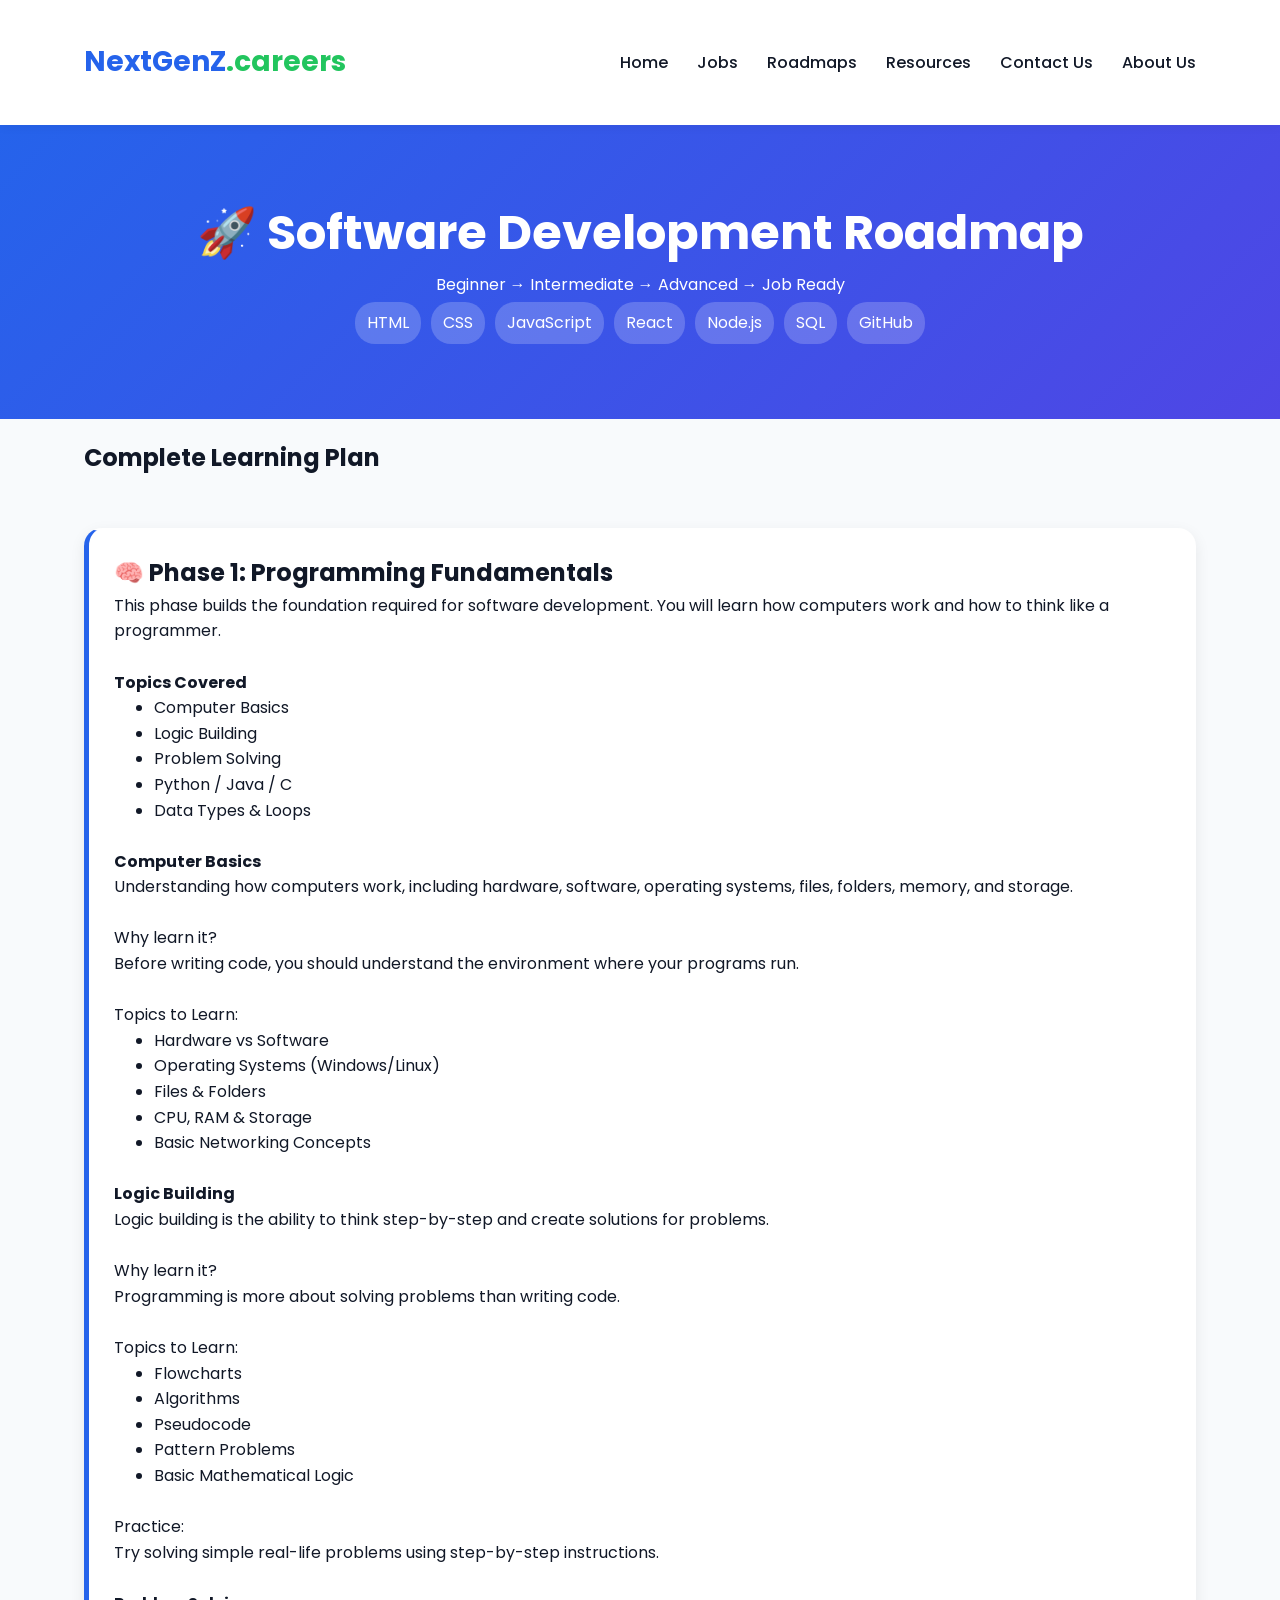
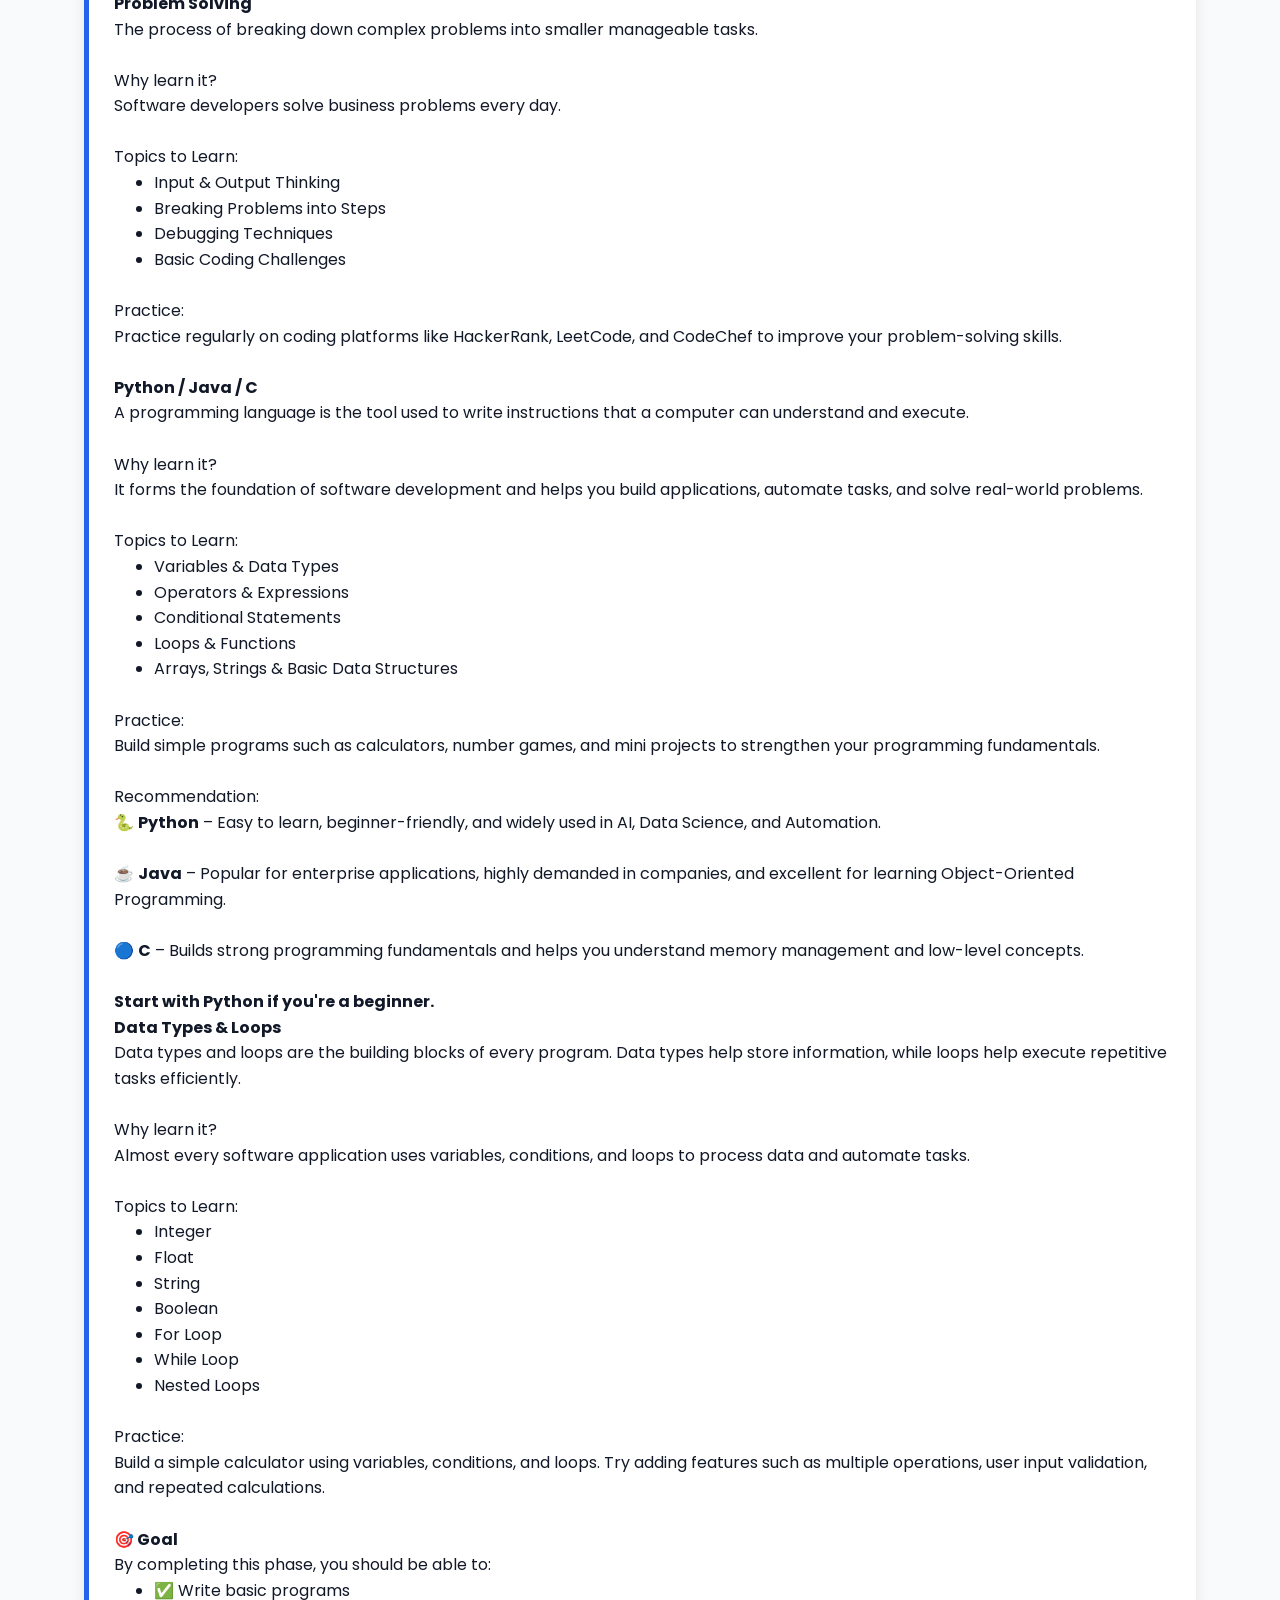
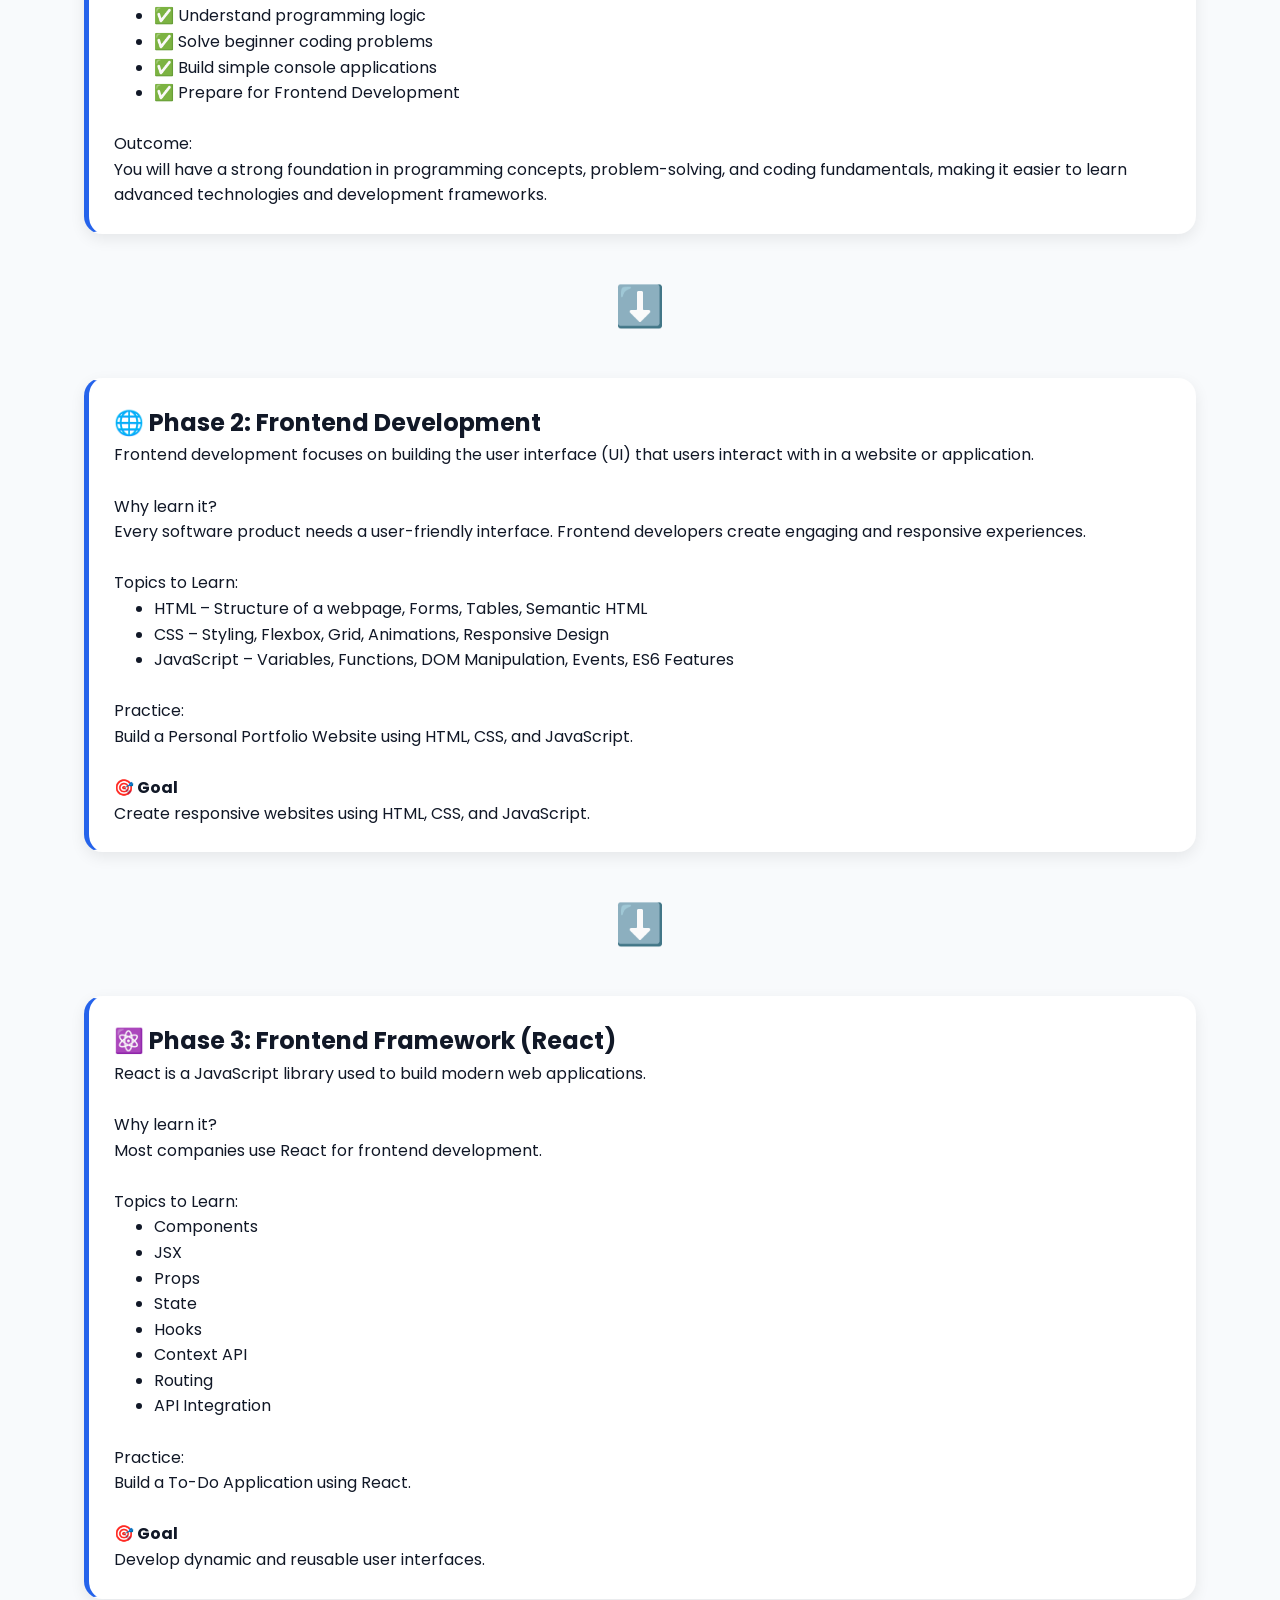
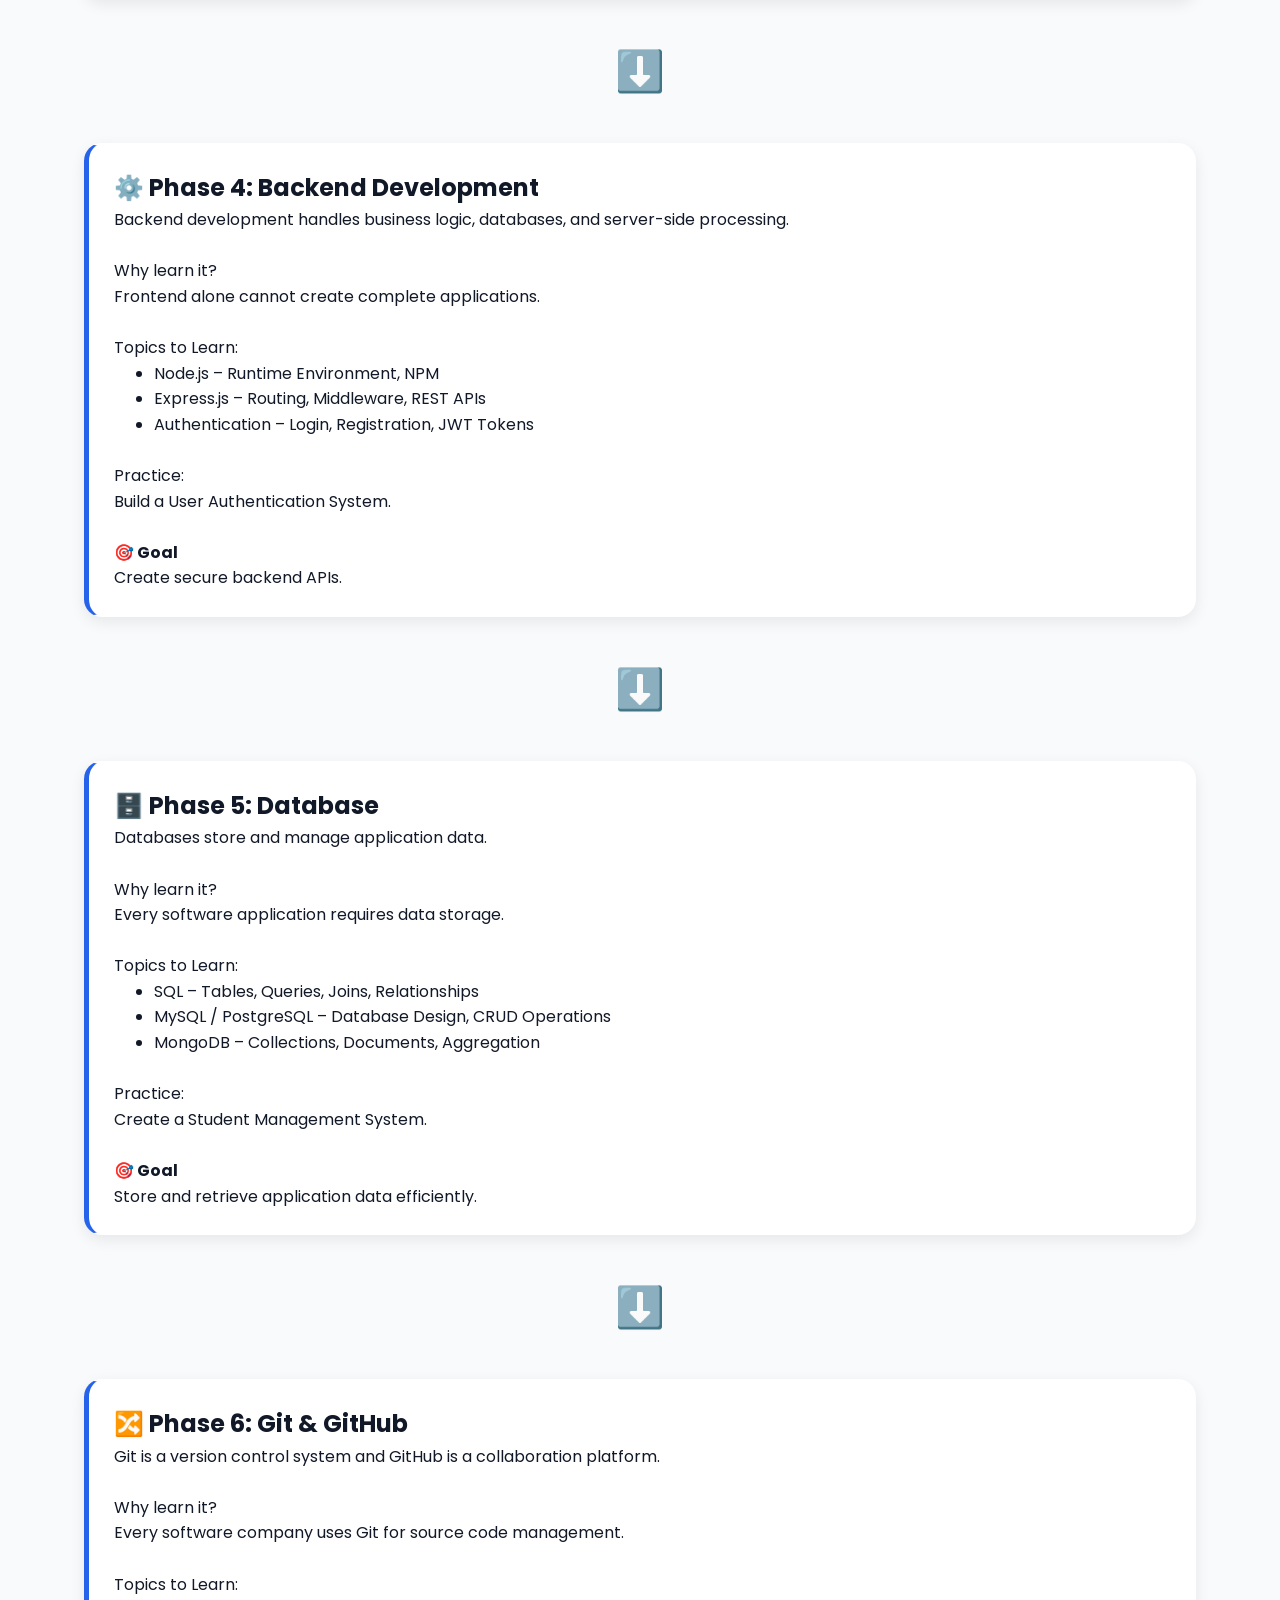
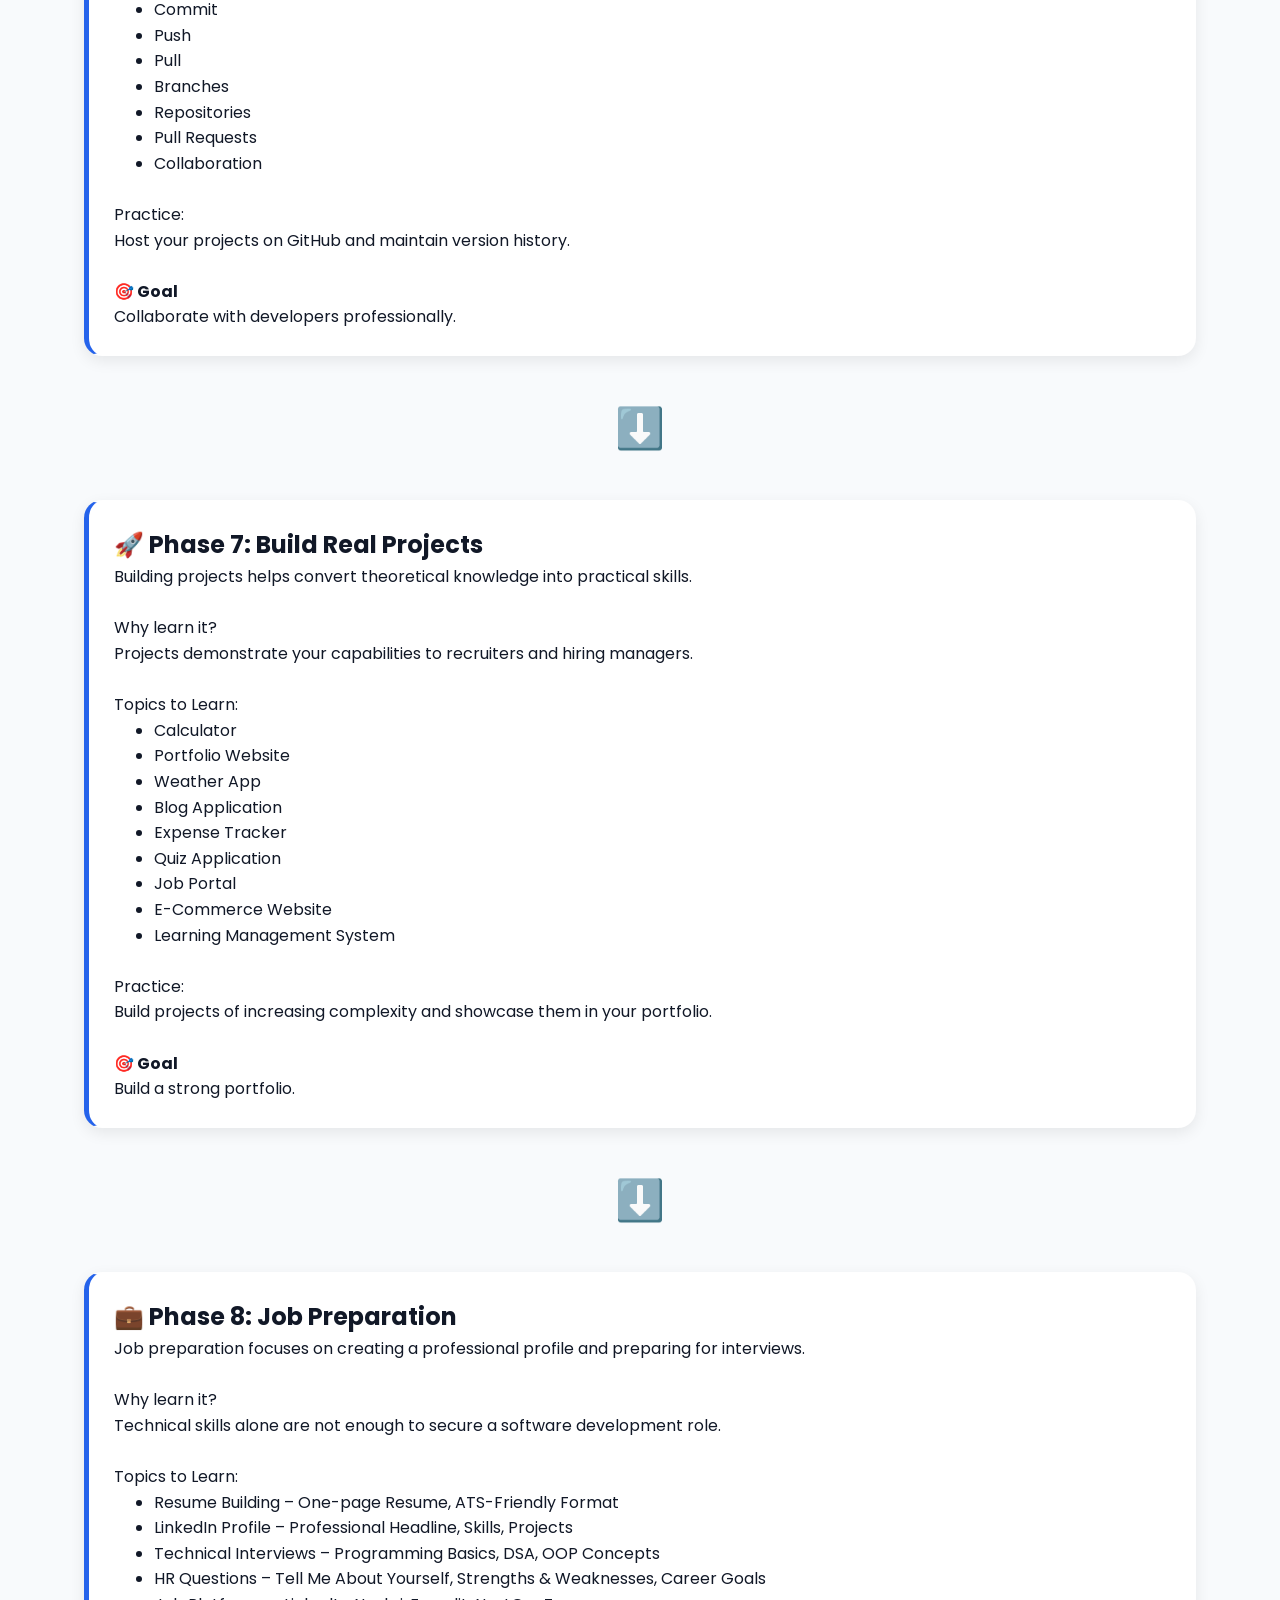
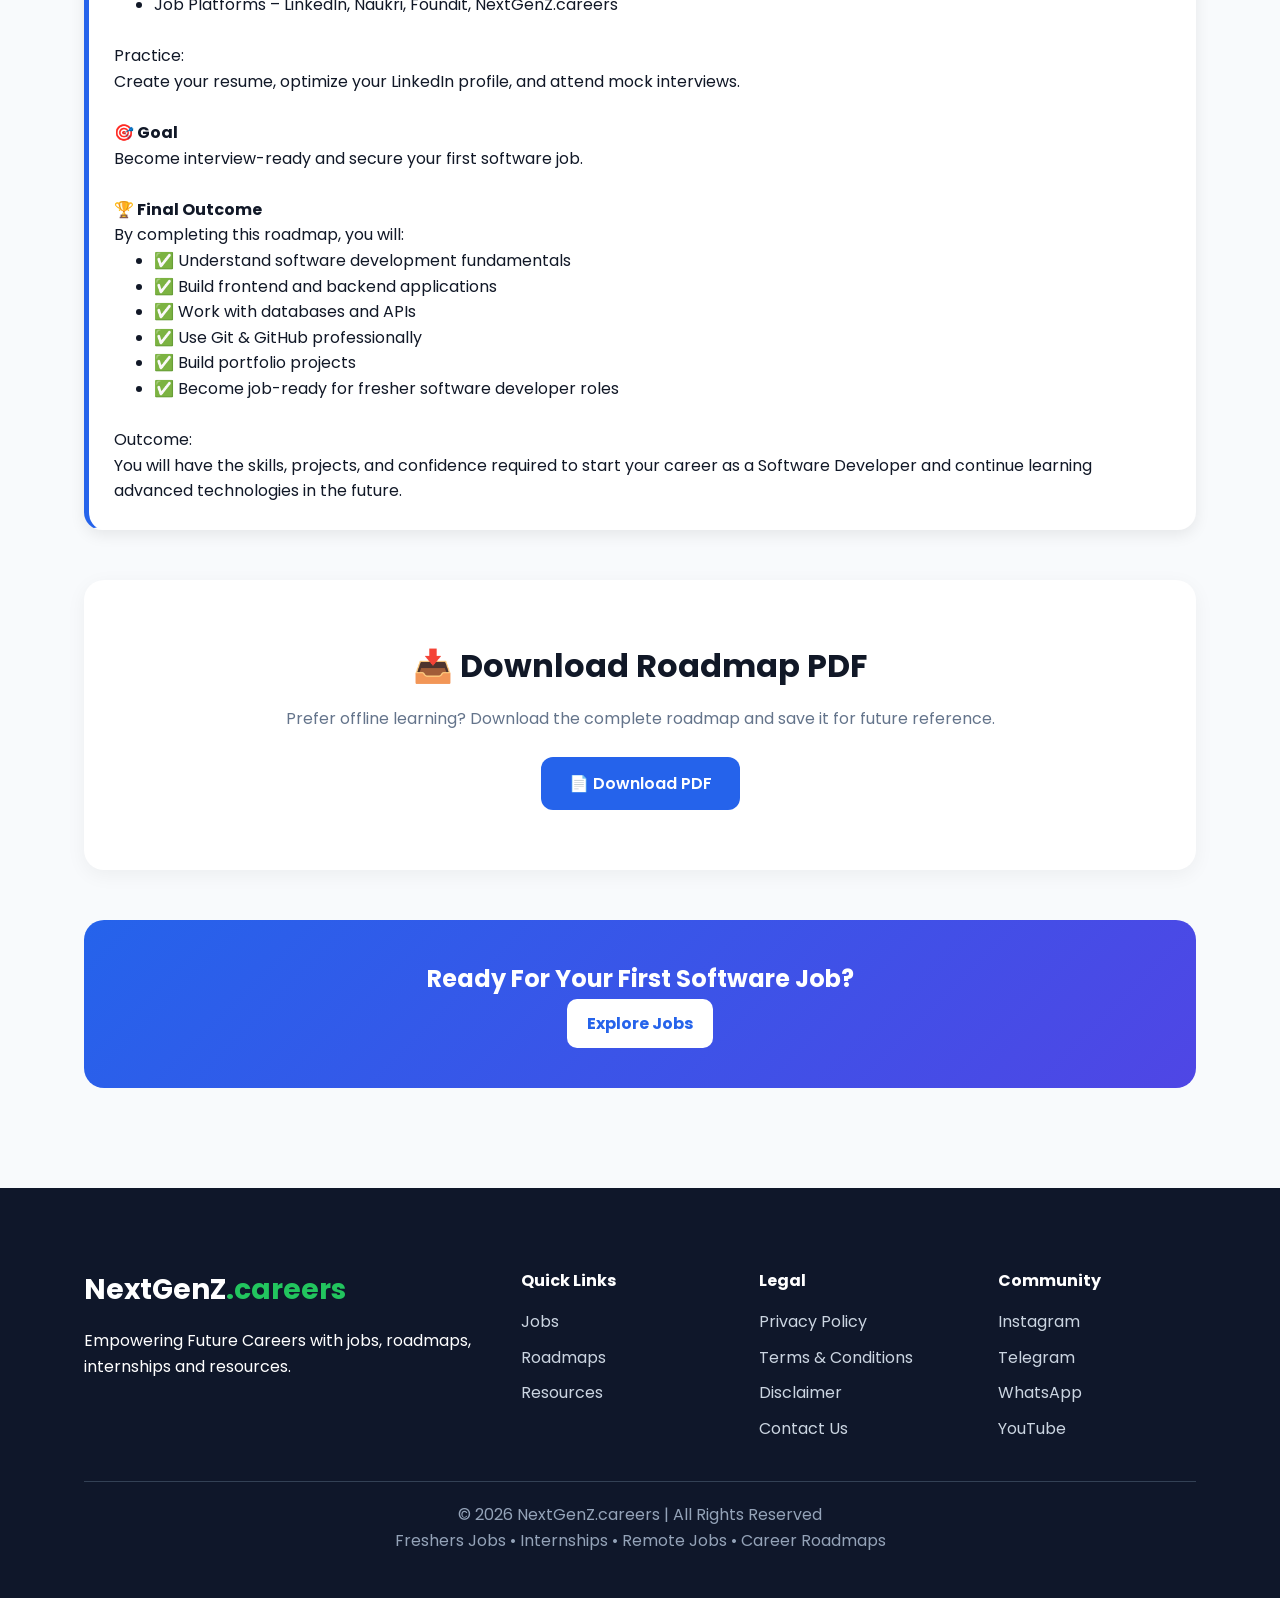
<file: assets/roadmaps/roadmap-software-development.html>
<!DOCTYPE html>
<html lang="en">
<head>
<meta charset="UTF-8">
<meta name="viewport" content="width=device-width, initial-scale=1.0">

<title>Software Development Roadmap | NextGenZ.careers</title>

<link href="https://fonts.googleapis.com/css2?family=Poppins:wght@300;400;500;600;700&display=swap" rel="stylesheet">
<link rel="stylesheet" href="../../css/style.css">
<link rel="stylesheet" href="https://cdnjs.cloudflare.com/ajax/libs/font-awesome/6.5.1/css/all.min.css">

<style>
body{font-family:Arial,sans-serif;margin:0;background:#f8fafc;color:#111827}
.hero{background:linear-gradient(135deg,#2563eb,#4f46e5);color:#fff;padding:70px 20px;text-align:center}
.hero h1{font-size:48px}
.container{max-width:1200px;margin:auto;padding:20px}
.tags span{display:inline-block;background:rgba(255,255,255,.2);padding:8px 12px;border-radius:20px;margin:5px}
.card{background:#fff;border-radius:18px;padding:25px;box-shadow:0 5px 15px rgba(0,0,0,.08);border-left:5px solid #2563eb}
.cta{background:linear-gradient(135deg,#2563eb,#4f46e5);padding:40px;color:#fff;text-align:center;border-radius:20px;margin-top:30px}
.btn{display:inline-block;background:#fff;color:#2563eb;padding:12px 20px;border-radius:10px;text-decoration:none;font-weight:bold}
.roadmap-grid{
display:flex;
flex-direction:column;
gap:30px;
}

.roadmap-arrow{
text-align:center;
font-size:40px;
margin:10px 0;
color:#2563eb;
}

.indent{
padding-left:40px;
}

/* MENU BUTTON */
.menu-toggle{
display:none;
background:none;
border:none;
font-size:24px;
cursor:pointer;
color:#2563eb;
}

/* MEDIA */
@media(max-width:768px){

.hero h1{
font-size:38px;
}

.menu-toggle{
display:block;
}

.nav-links{
display:none;
flex-direction:column;
position:absolute;
top:80px;
left:0;
width:100%;
background:white;
padding:20px;
box-shadow:0 5px 20px rgba(0,0,0,.1);
}

.nav-links.active{
display:flex;
}

.cta{
padding:35px 25px;
}

}
.download-section{
text-align:center;
padding:60px 20px;
margin:50px 0;
background:white;
border-radius:20px;
box-shadow:0 5px 20px rgba(0,0,0,.05);
}

.download-section h2{
margin-bottom:15px;
font-size:32px;
}

.download-section p{
color:#64748b;
margin-bottom:25px;
}

.download-btn{
display:inline-block;
padding:14px 28px;
background:#2563eb;
color:white;
text-decoration:none;
border-radius:12px;
font-weight:600;
transition:.3s;
}

.download-btn:hover{
transform:translateY(-3px);
box-shadow:0 10px 25px rgba(37,99,235,.25);
}
</style>
</head>
<body>

<nav>
<div class="container navbar">

<a href="index.html" class="logo">
NextGenZ<span>.careers</span>
</a>

<button class="menu-toggle" id="menuToggle">
<i class="fas fa-bars"></i>
</button>

<div class="nav-links" id="navLinks">
<a href="../../index.html">Home</a>
<a href="../../jobs.html">Jobs</a>
<a href="../../roadmaps.html">Roadmaps</a>
<a href="../../resources.html">Resources</a>
<a href="../../contact.html">Contact Us</a>
<a href="../../aboutus.html">About Us</a>
</div>

</div>
</nav>

<div class="hero">
<h1>🚀 Software Development Roadmap</h1>
<p>Beginner → Intermediate → Advanced → Job Ready</p>
<div class="tags"><span>HTML</span><span>CSS</span><span>JavaScript</span><span>React</span><span>Node.js</span><span>SQL</span><span>GitHub</span></div>
</div>
<div class="container">
<h2>Complete Learning Plan</h2>
<br></br>
<div class="roadmap-grid">

<div class="card">

<h2>🧠 Phase 1: Programming Fundamentals</h2>

<p>
This phase builds the foundation required for software development.
You will learn how computers work and how to think like a programmer.
</p>
<p><br></p>
<h4>Topics Covered</h4>

<ul class="indent">
<li>Computer Basics</li>
<li>Logic Building</li>
<li>Problem Solving</li>
<li>Python / Java / C</li>
<li>Data Types & Loops</li>
</ul>
<p><br></p>
<h4>Computer Basics</h4>

<p>
Understanding how computers work, including hardware, software, operating systems, files, folders, memory, and storage.
</p>

<p><br></p>

<p>
Why learn it? <br>
Before writing code, you should understand the environment where your programs run.
</p>

<p><br></p>

<p>
Topics to Learn: <br>
</p>

<ul class="indent">
<li>Hardware vs Software</li>
<li>Operating Systems (Windows/Linux)</li>
<li>Files & Folders</li>
<li>CPU, RAM & Storage</li>
<li>Basic Networking Concepts</li>
</ul>
<p><br></p>
<h4>Logic Building</h4>

<p>
Logic building is the ability to think step-by-step and create solutions for problems.
</p>

<p><br></p>

<p>
Why learn it? <br>
Programming is more about solving problems than writing code.
</p>

<p><br></p>

<p>
Topics to Learn: <br>
</p>

<ul class="indent">
<li>Flowcharts</li>
<li>Algorithms</li>
<li>Pseudocode</li>
<li>Pattern Problems</li>
<li>Basic Mathematical Logic</li>
</ul>

<p><br></p>

<p>
Practice: <br>
Try solving simple real-life problems using step-by-step instructions.
</p>
<p><br></p>
<h4>Problem Solving</h4>

<p>
The process of breaking down complex problems into smaller manageable tasks.
</p>

<p><br></p>

<p>
Why learn it? <br>
Software developers solve business problems every day.
</p>

<p><br></p>

<p>
Topics to Learn: <br>
</p>

<ul class="indent">
<li>Input & Output Thinking</li>
<li>Breaking Problems into Steps</li>
<li>Debugging Techniques</li>
<li>Basic Coding Challenges</li>
</ul>

<p><br></p>

<p>
Practice: <br>
Practice regularly on coding platforms like HackerRank, LeetCode, and CodeChef to improve your problem-solving skills.
</p>
<p><br></p>

<h4>Python / Java / C</h4>

<p>
A programming language is the tool used to write instructions that a computer can understand and execute.
</p>

<p><br></p>

<p>
Why learn it? <br>
It forms the foundation of software development and helps you build applications, automate tasks, and solve real-world problems.
</p>

<p><br></p>

<p>
Topics to Learn: <br>
</p>

<ul class="indent">
<li>Variables & Data Types</li>
<li>Operators & Expressions</li>
<li>Conditional Statements</li>
<li>Loops & Functions</li>
<li>Arrays, Strings & Basic Data Structures</li>
</ul>

<p><br></p>

<p>
Practice: <br>
Build simple programs such as calculators, number games, and mini projects to strengthen your programming fundamentals.
</p>
<p><br></p>
<p>
Recommendation: <br>
🐍 <strong>Python</strong> – Easy to learn, beginner-friendly, and widely used in AI, Data Science, and Automation.<br><br>

☕ <strong>Java</strong> – Popular for enterprise applications, highly demanded in companies, and excellent for learning Object-Oriented Programming.<br><br>

🔵 <strong>C</strong> – Builds strong programming fundamentals and helps you understand memory management and low-level concepts.<br><br>

<strong>Start with Python if you're a beginner.</strong>

</p>


<h4>Data Types & Loops</h4>

<p>
Data types and loops are the building blocks of every program. Data types help store information, while loops help execute repetitive tasks efficiently.
</p>

<p><br></p>

<p>
Why learn it? <br>
Almost every software application uses variables, conditions, and loops to process data and automate tasks.
</p>

<p><br></p>

<p>
Topics to Learn: <br>
</p>

<ul class="indent">
<li>Integer</li>
<li>Float</li>
<li>String</li>
<li>Boolean</li>
<li>For Loop</li>
<li>While Loop</li>
<li>Nested Loops</li>
</ul>

<p><br></p>

<p>
Practice: <br>
Build a simple calculator using variables, conditions, and loops. Try adding features such as multiple operations, user input validation, and repeated calculations.
</p>

<h4><br>🎯 Goal</h4>

<p>
By completing this phase, you should be able to:
</p>

<ul class="indent">
<li>✅ Write basic programs</li>
<li>✅ Understand programming logic</li>
<li>✅ Solve beginner coding problems</li>
<li>✅ Build simple console applications</li>
<li>✅ Prepare for Frontend Development</li>
</ul>

<p><br></p>

<p>
Outcome: <br>
You will have a strong foundation in programming concepts, problem-solving, and coding fundamentals, making it easier to learn advanced technologies and development frameworks.
</p>

</div>

<div class="roadmap-arrow">⬇️</div>

<div class="card">

<h2>🌐 Phase 2: Frontend Development</h2>

<p>
Frontend development focuses on building the user interface (UI) that users interact with in a website or application.
</p>

<p><br></p>

<p>
Why learn it? <br>
Every software product needs a user-friendly interface. Frontend developers create engaging and responsive experiences.
</p>

<p><br></p>

<p>
Topics to Learn: <br>
</p>

<ul class="indent">
<li>HTML – Structure of a webpage, Forms, Tables, Semantic HTML</li>
<li>CSS – Styling, Flexbox, Grid, Animations, Responsive Design</li>
<li>JavaScript – Variables, Functions, DOM Manipulation, Events, ES6 Features</li>
</ul>

<p><br></p>

<p>
Practice: <br>
Build a Personal Portfolio Website using HTML, CSS, and JavaScript.
</p>

<h4><br>🎯 Goal</h4>
<p>
Create responsive websites using HTML, CSS, and JavaScript.
</p>

</div>

<div class="roadmap-arrow">⬇️</div>

<div class="card">

<h2>⚛️ Phase 3: Frontend Framework (React)</h2>

<p>
React is a JavaScript library used to build modern web applications.
</p>

<p><br></p>

<p>
Why learn it? <br>
Most companies use React for frontend development.
</p>

<p><br></p>

<p>
Topics to Learn: <br>
</p>

<ul class="indent">
<li>Components</li>
<li>JSX</li>
<li>Props</li>
<li>State</li>
<li>Hooks</li>
<li>Context API</li>
<li>Routing</li>
<li>API Integration</li>
</ul>

<p><br></p>

<p>
Practice: <br>
Build a To-Do Application using React.
</p>

<h4><br>🎯 Goal</h4>
<p>
Develop dynamic and reusable user interfaces.
</p>

</div>

<div class="roadmap-arrow">⬇️</div>

<div class="card">

<h2>⚙️ Phase 4: Backend Development</h2>

<p>
Backend development handles business logic, databases, and server-side processing.
</p>

<p><br></p>

<p>
Why learn it? <br>
Frontend alone cannot create complete applications.
</p>

<p><br></p>

<p>
Topics to Learn: <br>
</p>

<ul class="indent">
<li>Node.js – Runtime Environment, NPM</li>
<li>Express.js – Routing, Middleware, REST APIs</li>
<li>Authentication – Login, Registration, JWT Tokens</li>
</ul>

<p><br></p>

<p>
Practice: <br>
Build a User Authentication System.
</p>

<h4><br>🎯 Goal</h4>
<p>
Create secure backend APIs.
</p>

</div>

<div class="roadmap-arrow">⬇️</div>

<div class="card">

<h2>🗄️ Phase 5: Database</h2>

<p>
Databases store and manage application data.
</p>

<p><br></p>

<p>
Why learn it? <br>
Every software application requires data storage.
</p>

<p><br></p>

<p>
Topics to Learn: <br>
</p>

<ul class="indent">
<li>SQL – Tables, Queries, Joins, Relationships</li>
<li>MySQL / PostgreSQL – Database Design, CRUD Operations</li>
<li>MongoDB – Collections, Documents, Aggregation</li>
</ul>

<p><br></p>

<p>
Practice: <br>
Create a Student Management System.
</p>

<h4><br>🎯 Goal</h4>
<p>
Store and retrieve application data efficiently.
</p>

</div>

<div class="roadmap-arrow">⬇️</div>

<div class="card">

<h2>🔀 Phase 6: Git & GitHub</h2>

<p>
Git is a version control system and GitHub is a collaboration platform.
</p>

<p><br></p>

<p>
Why learn it? <br>
Every software company uses Git for source code management.
</p>

<p><br></p>

<p>
Topics to Learn: <br>
</p>

<ul class="indent">
<li>Commit</li>
<li>Push</li>
<li>Pull</li>
<li>Branches</li>
<li>Repositories</li>
<li>Pull Requests</li>
<li>Collaboration</li>
</ul>

<p><br></p>

<p>
Practice: <br>
Host your projects on GitHub and maintain version history.
</p>

<h4><br>🎯 Goal</h4>
<p>
Collaborate with developers professionally.
</p>

</div>

<div class="roadmap-arrow">⬇️</div>

<div class="card">

<h2>🚀 Phase 7: Build Real Projects</h2>

<p>
Building projects helps convert theoretical knowledge into practical skills.
</p>

<p><br></p>

<p>
Why learn it? <br>
Projects demonstrate your capabilities to recruiters and hiring managers.
</p>

<p><br></p>

<p>
Topics to Learn: <br>
</p>

<ul class="indent">
<li>Calculator</li>
<li>Portfolio Website</li>
<li>Weather App</li>
<li>Blog Application</li>
<li>Expense Tracker</li>
<li>Quiz Application</li>
<li>Job Portal</li>
<li>E-Commerce Website</li>
<li>Learning Management System</li>
</ul>

<p><br></p>

<p>
Practice: <br>
Build projects of increasing complexity and showcase them in your portfolio.
</p>

<h4><br>🎯 Goal</h4>
<p>
Build a strong portfolio.
</p>

</div>

<div class="roadmap-arrow">⬇️</div>

<div class="card">

<h2>💼 Phase 8: Job Preparation</h2>

<p>
Job preparation focuses on creating a professional profile and preparing for interviews.
</p>

<p><br></p>

<p>
Why learn it? <br>
Technical skills alone are not enough to secure a software development role.
</p>

<p><br></p>

<p>
Topics to Learn: <br>
</p>

<ul class="indent">
<li>Resume Building – One-page Resume, ATS-Friendly Format</li>
<li>LinkedIn Profile – Professional Headline, Skills, Projects</li>
<li>Technical Interviews – Programming Basics, DSA, OOP Concepts</li>
<li>HR Questions – Tell Me About Yourself, Strengths & Weaknesses, Career Goals</li>
<li>Job Platforms – LinkedIn, Naukri, Foundit, NextGenZ.careers</li>
</ul>

<p><br></p>

<p>
Practice: <br>
Create your resume, optimize your LinkedIn profile, and attend mock interviews.
</p>

<h4><br>🎯 Goal</h4>
<p>
Become interview-ready and secure your first software job.
</p>

<h4><br>🏆 Final Outcome</h4>

<p>
By completing this roadmap, you will:
</p>

<ul class="indent">
<li>✅ Understand software development fundamentals</li>
<li>✅ Build frontend and backend applications</li>
<li>✅ Work with databases and APIs</li>
<li>✅ Use Git & GitHub professionally</li>
<li>✅ Build portfolio projects</li>
<li>✅ Become job-ready for fresher software developer roles</li>
</ul>

<p><br></p>

<p>
Outcome: <br>
You will have the skills, projects, and confidence required to start your career as a Software Developer and continue learning advanced technologies in the future.
</p>

</div>

</div>

<section class="download-section">

<h2>📥 Download Roadmap PDF</h2>

<p>
Prefer offline learning? Download the complete roadmap and save it for future reference.
</p>

<a
href="../../assets/roadmaps/NextGenZ_Software_Development_Roadmap.pdf"
download="Software-Development-Roadmap.pdf"
class="download-btn">

📄 Download PDF

</a>

</section>

<div class="cta"><h2>Ready For Your First Software Job?</h2><a class="btn" href="jobs.html">Explore Jobs</a></div>
</div>

<footer class="footer">

<div class="container">

<div class="footer-grid">

<div>

<h3 class="footer-logo">
NextGenZ<span>.careers</span>
</h3>

<p>
Empowering Future Careers with jobs,
roadmaps, internships and resources.
</p>

</div>

<div>

<h4>Quick Links</h4>

<a href="jobs.html">Jobs</a>
<a href="roadmaps.html">Roadmaps</a>
<a href="resources.html">Resources</a>

</div>

<div>

<h4>Legal</h4>

<a href="privacy-policy.html">Privacy Policy</a>
<a href="terms-and-conditions.html">Terms & Conditions</a>
<a href="disclaimer.html">Disclaimer</a>
<a href="contact.html">Contact Us</a>

</div>

<div>

<h4>Community</h4>

<a href="https://www.instagram.com/nextgenz.careers___" target="_blank">Instagram</a>
<a href="https://t.me/NextGenZ_3507" target="_blank">Telegram</a>
<a href="https://whatsapp.com/channel/0029Vb7myvzFXUuTW505jc34" target="_blank">WhatsApp</a>
<a href="https://youtube.com/@nextgenz.careers" target="_blank">YouTube</a>

</div>

</div>

<div class="footer-bottom">

<p>
© 2026 NextGenZ.careers | All Rights Reserved
</p>

<p>
Freshers Jobs • Internships • Remote Jobs • Career Roadmaps
</p>

</div>

</div>

</footer>

<script>

const menuToggle =
document.getElementById("menuToggle");

const navLinks =
document.getElementById("navLinks");

menuToggle.addEventListener("click",()=>{

navLinks.classList.toggle("active");

});

</script>
</body>
</html>
</file>
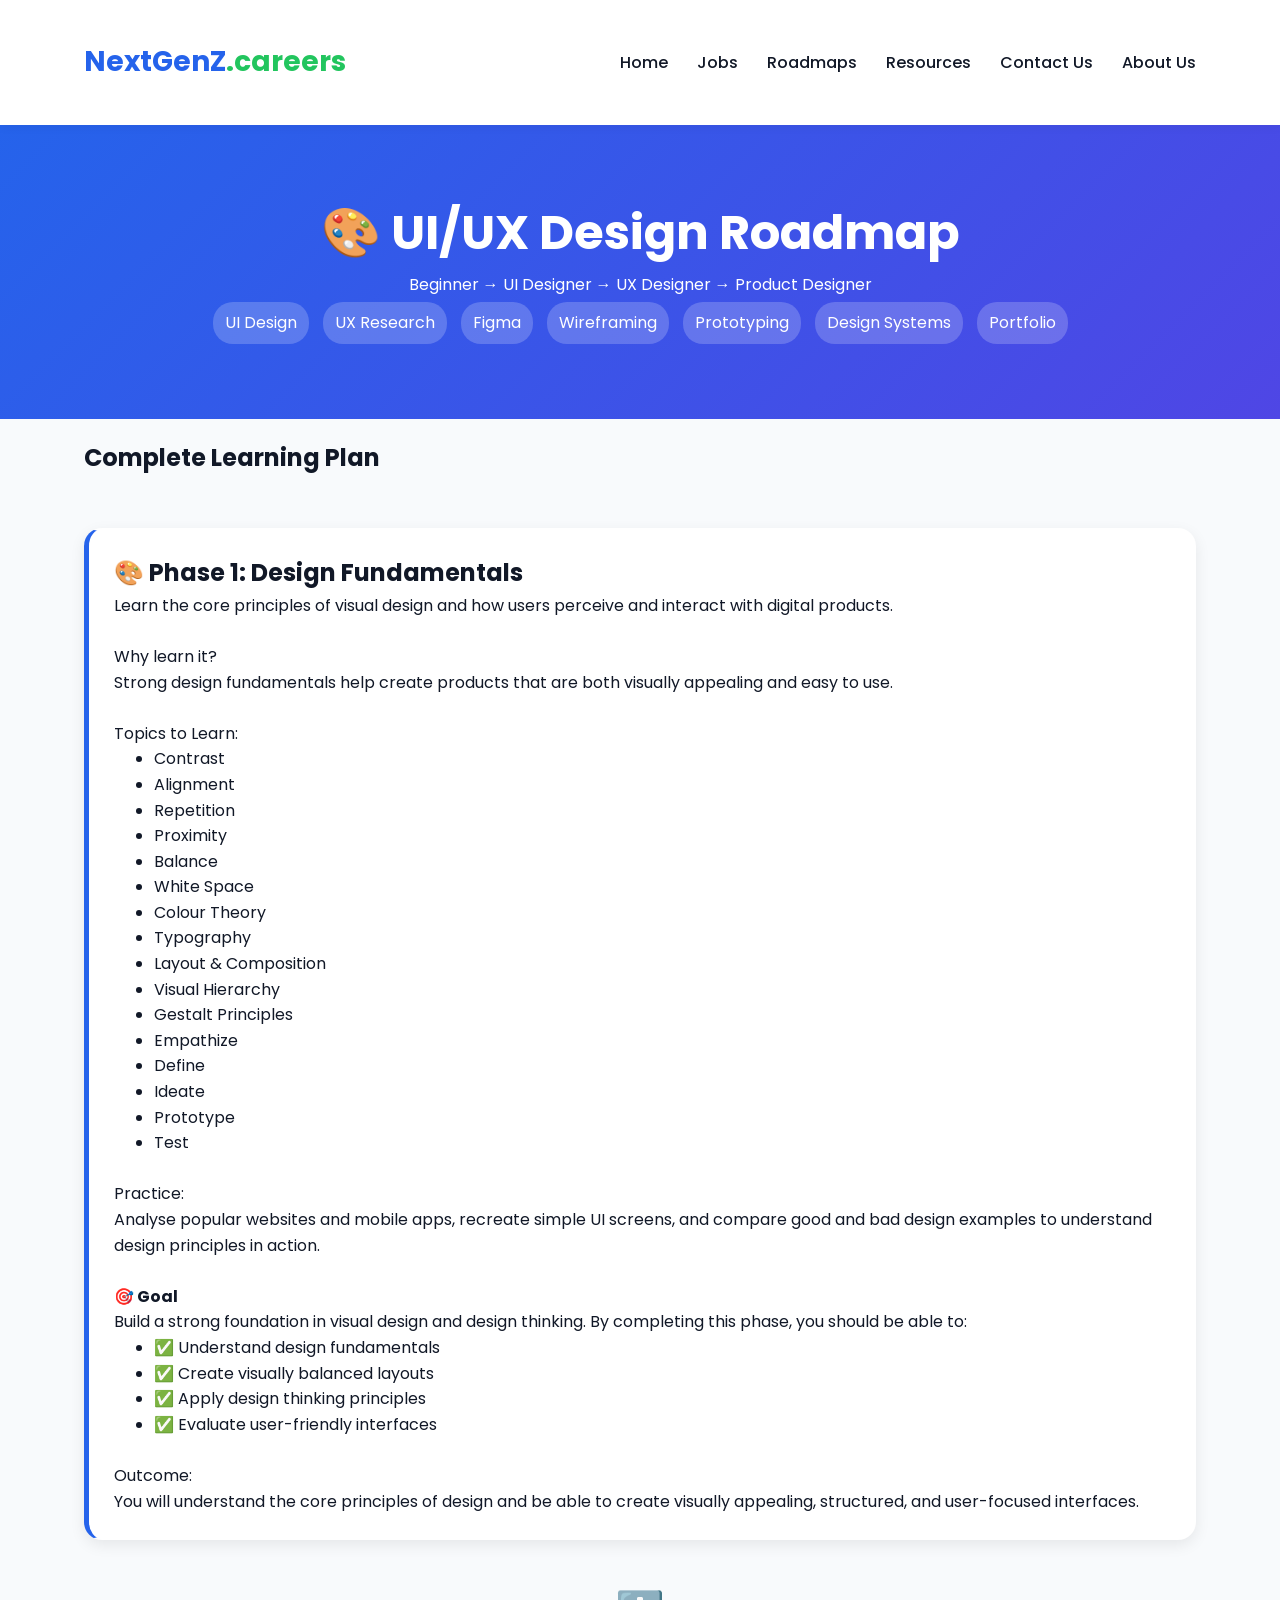
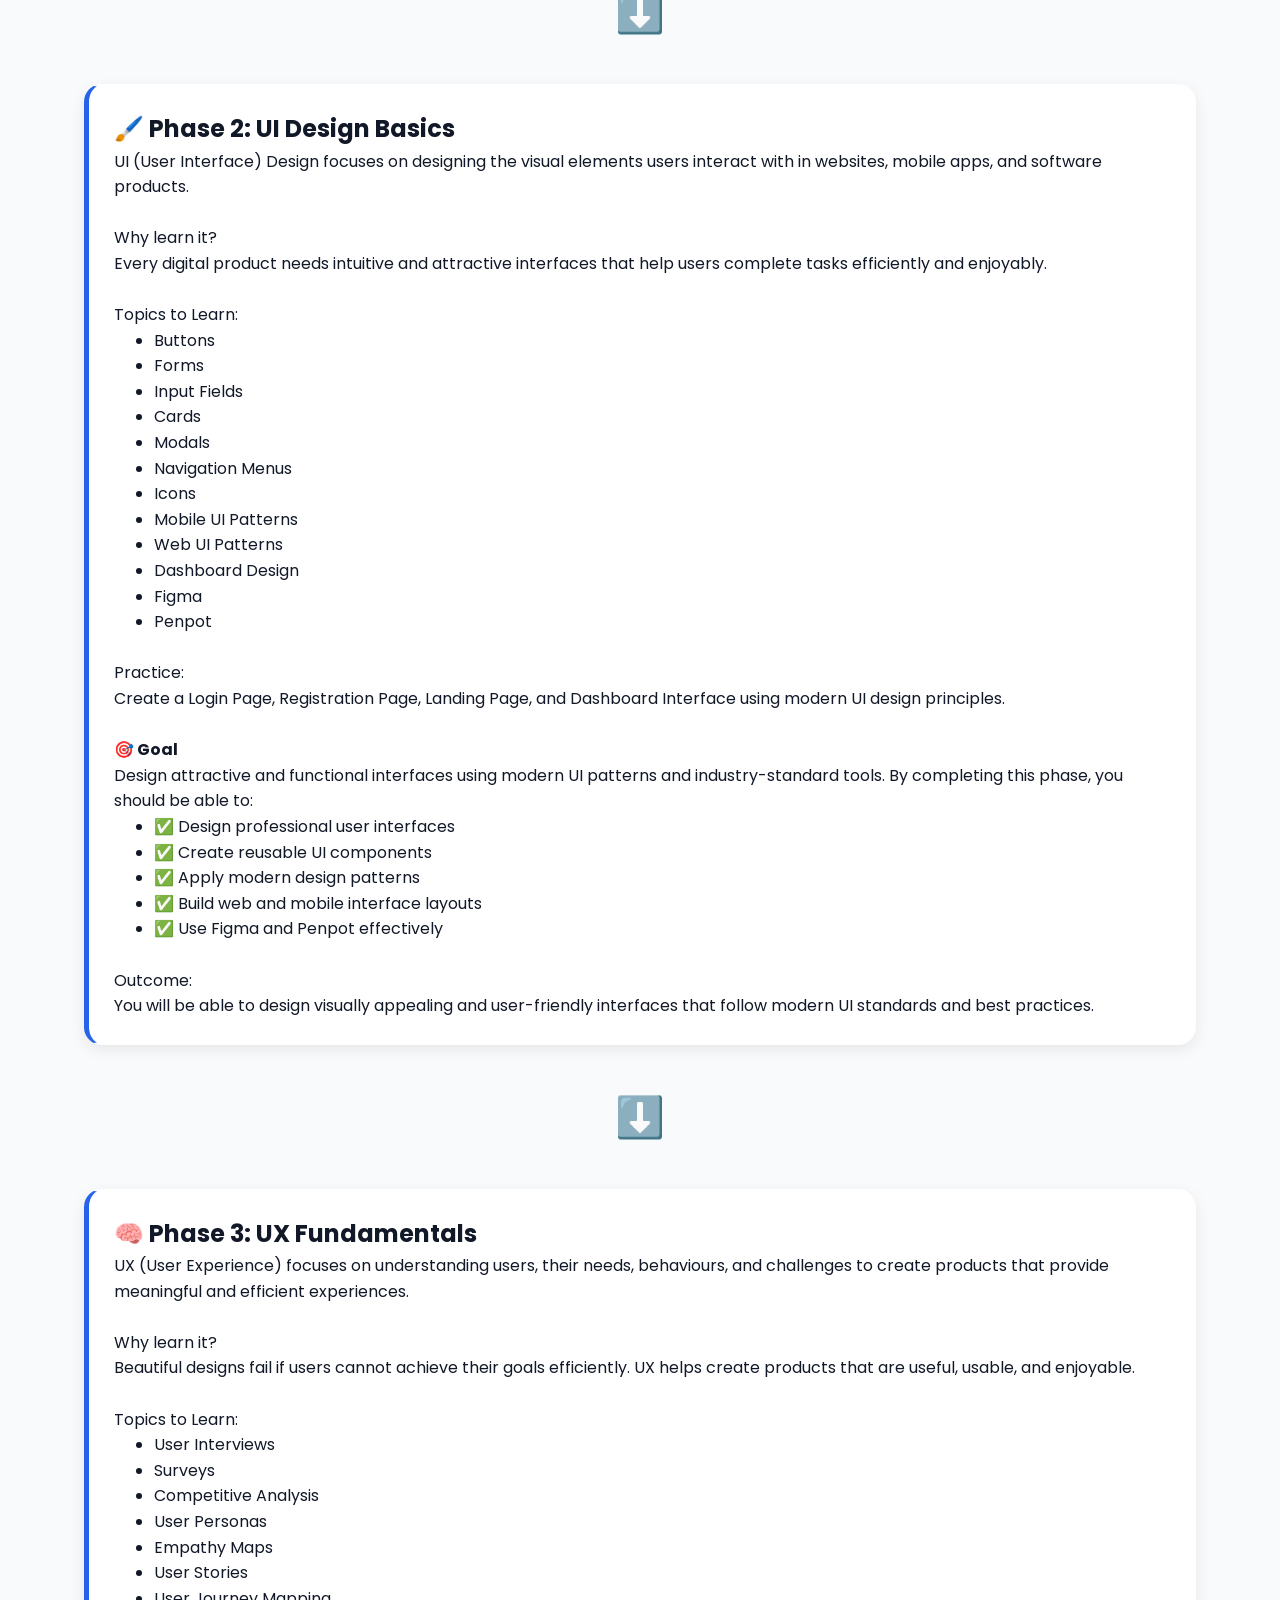
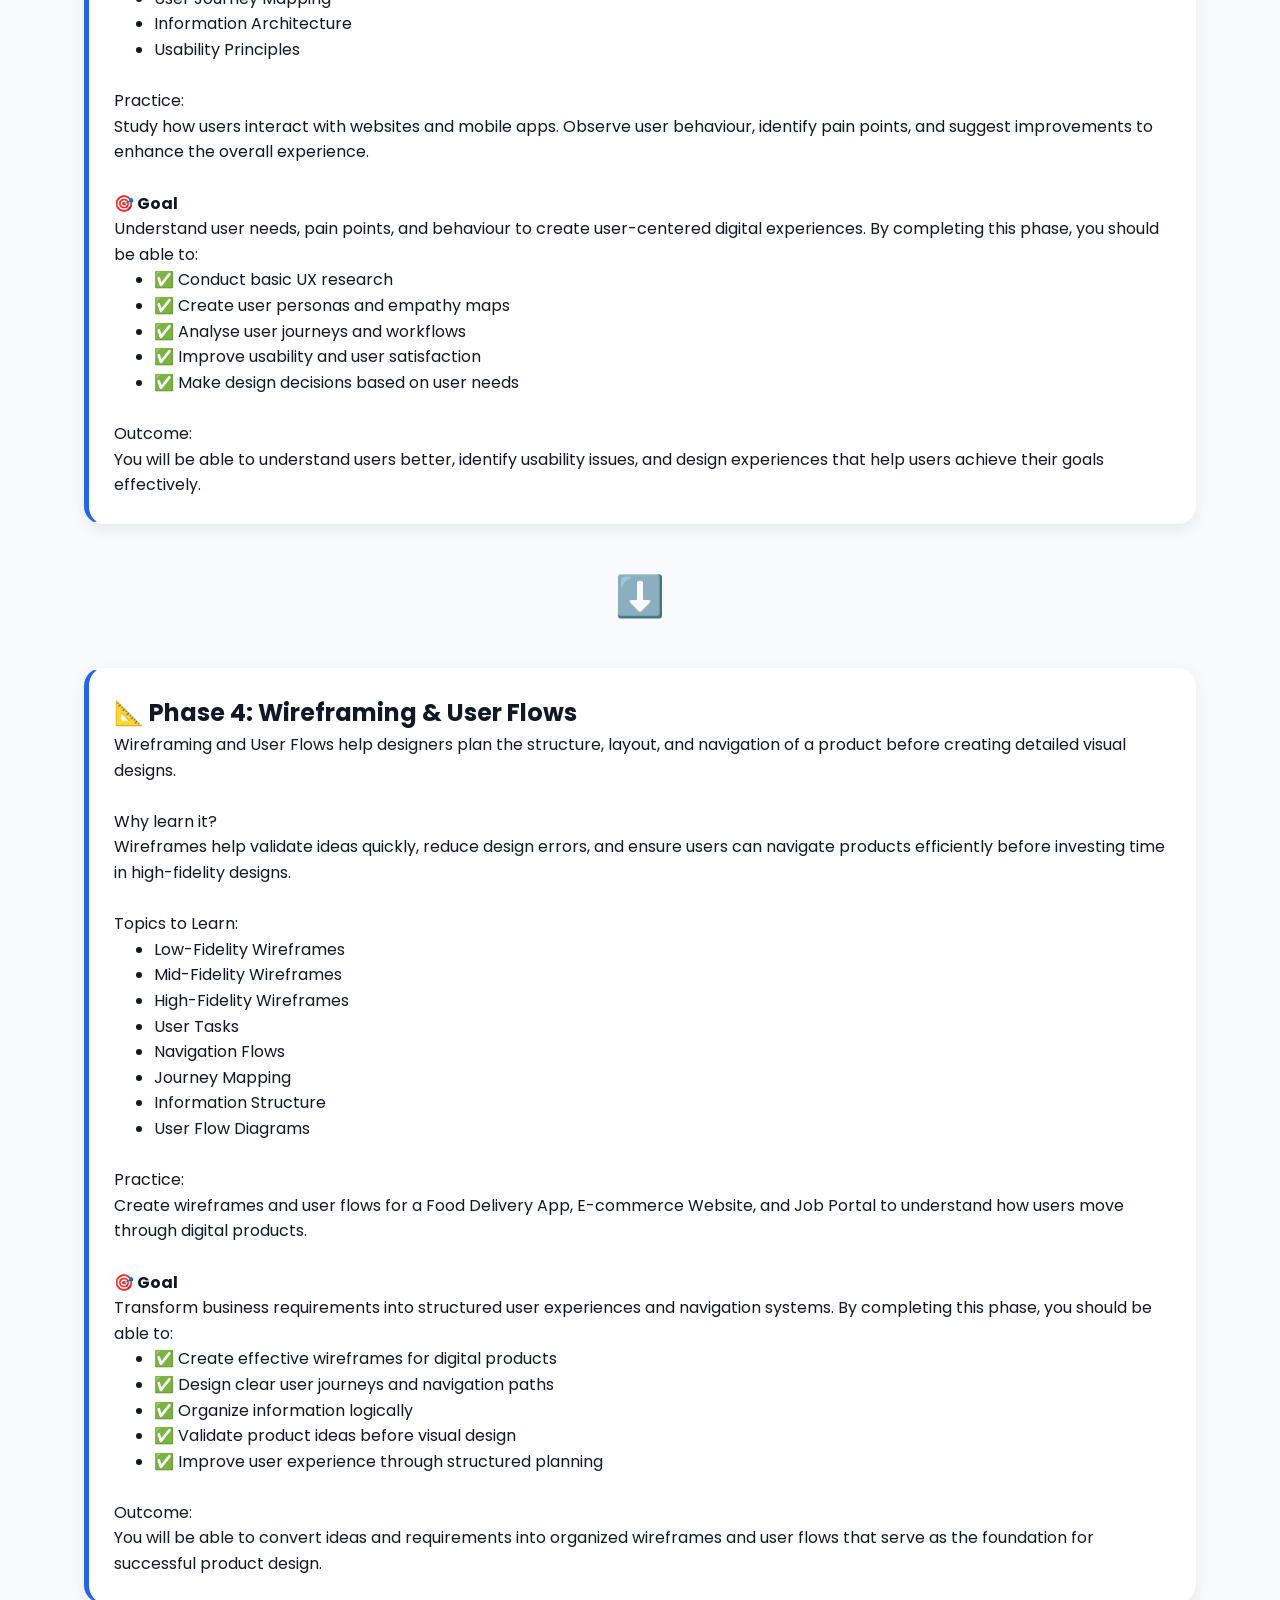
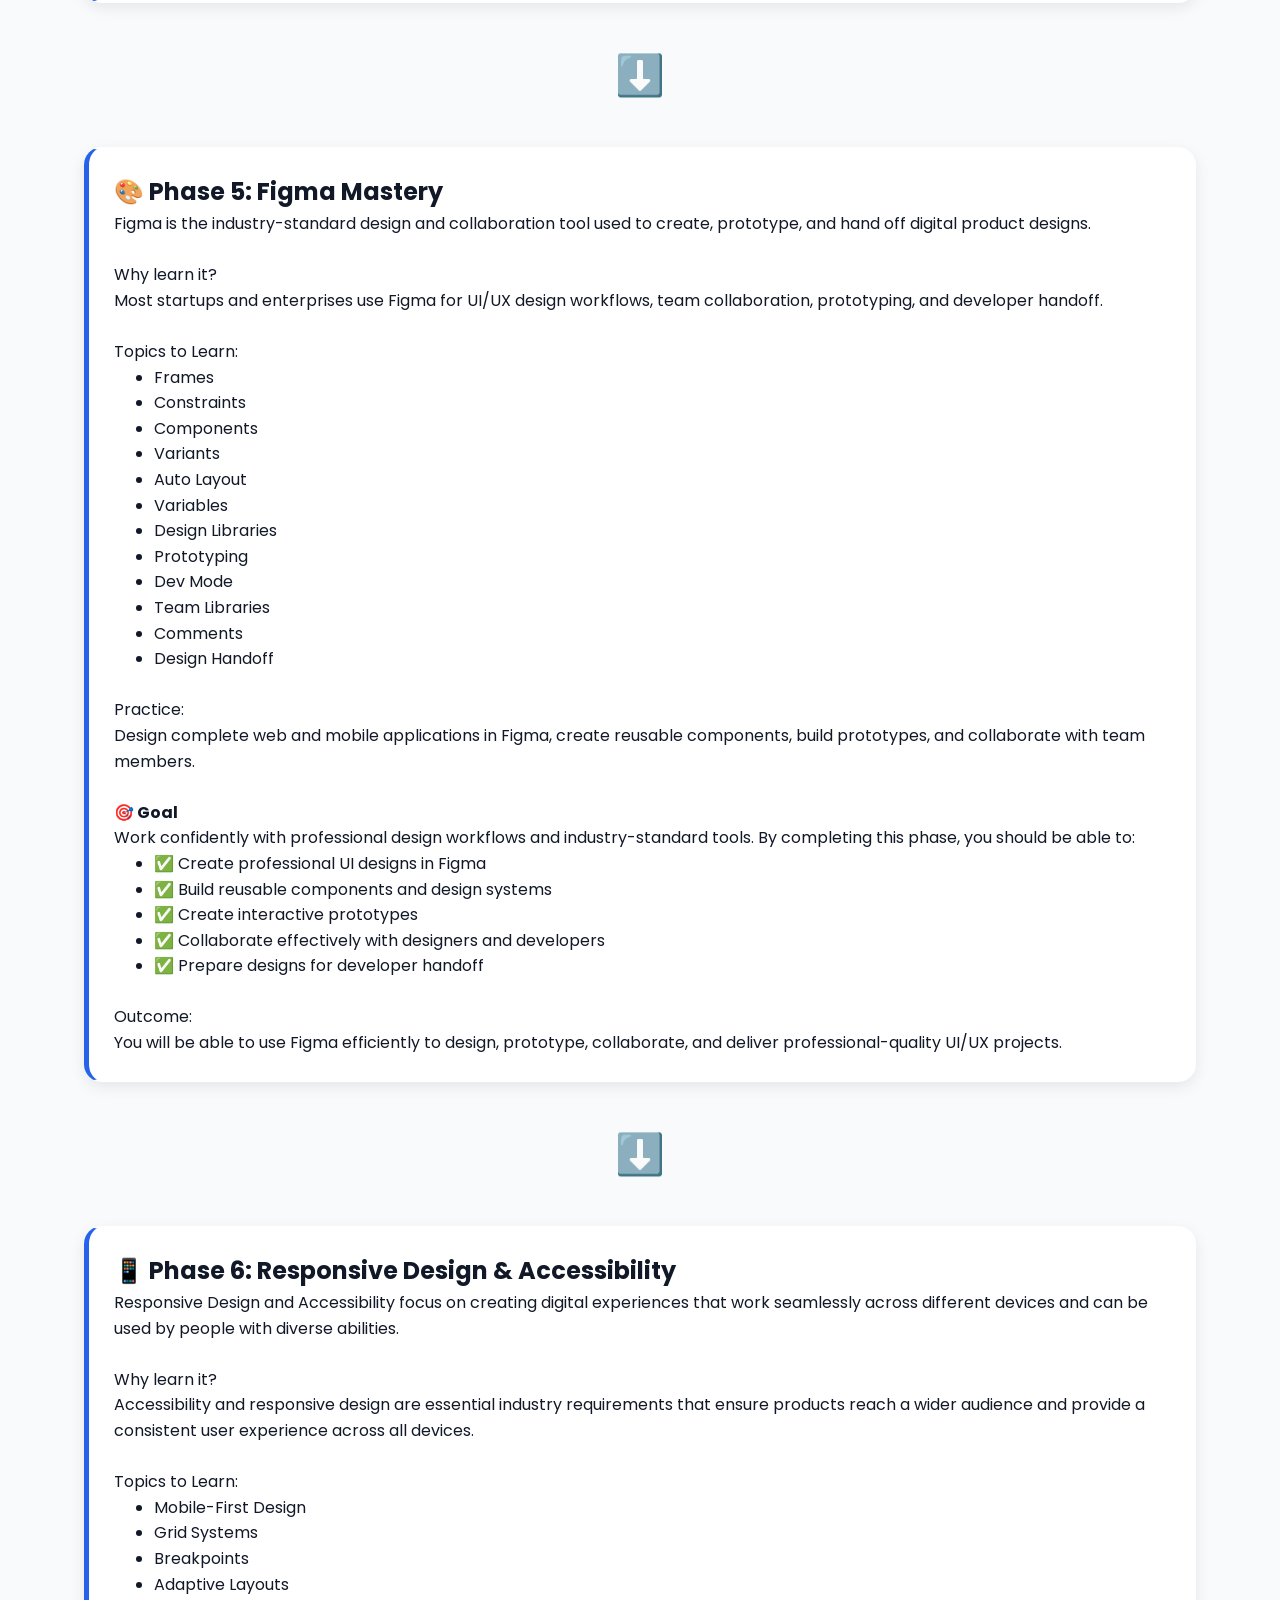
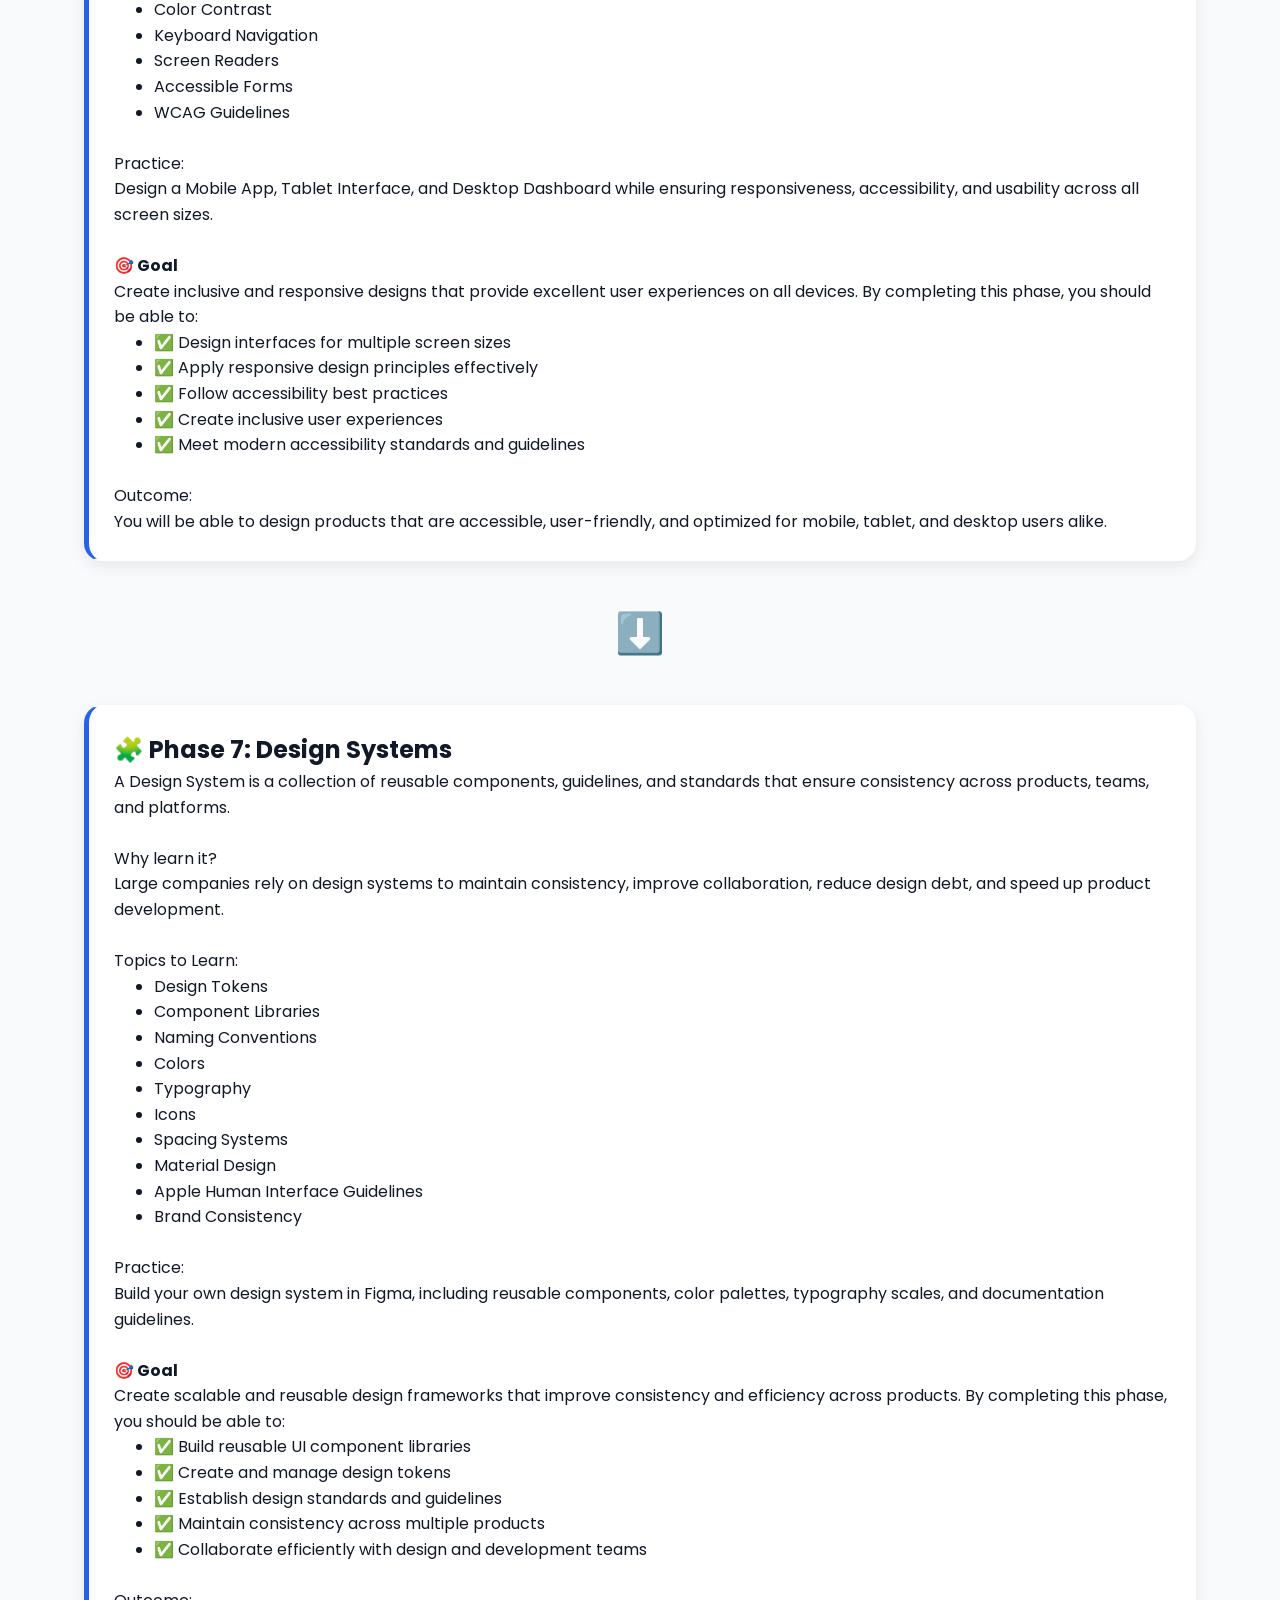
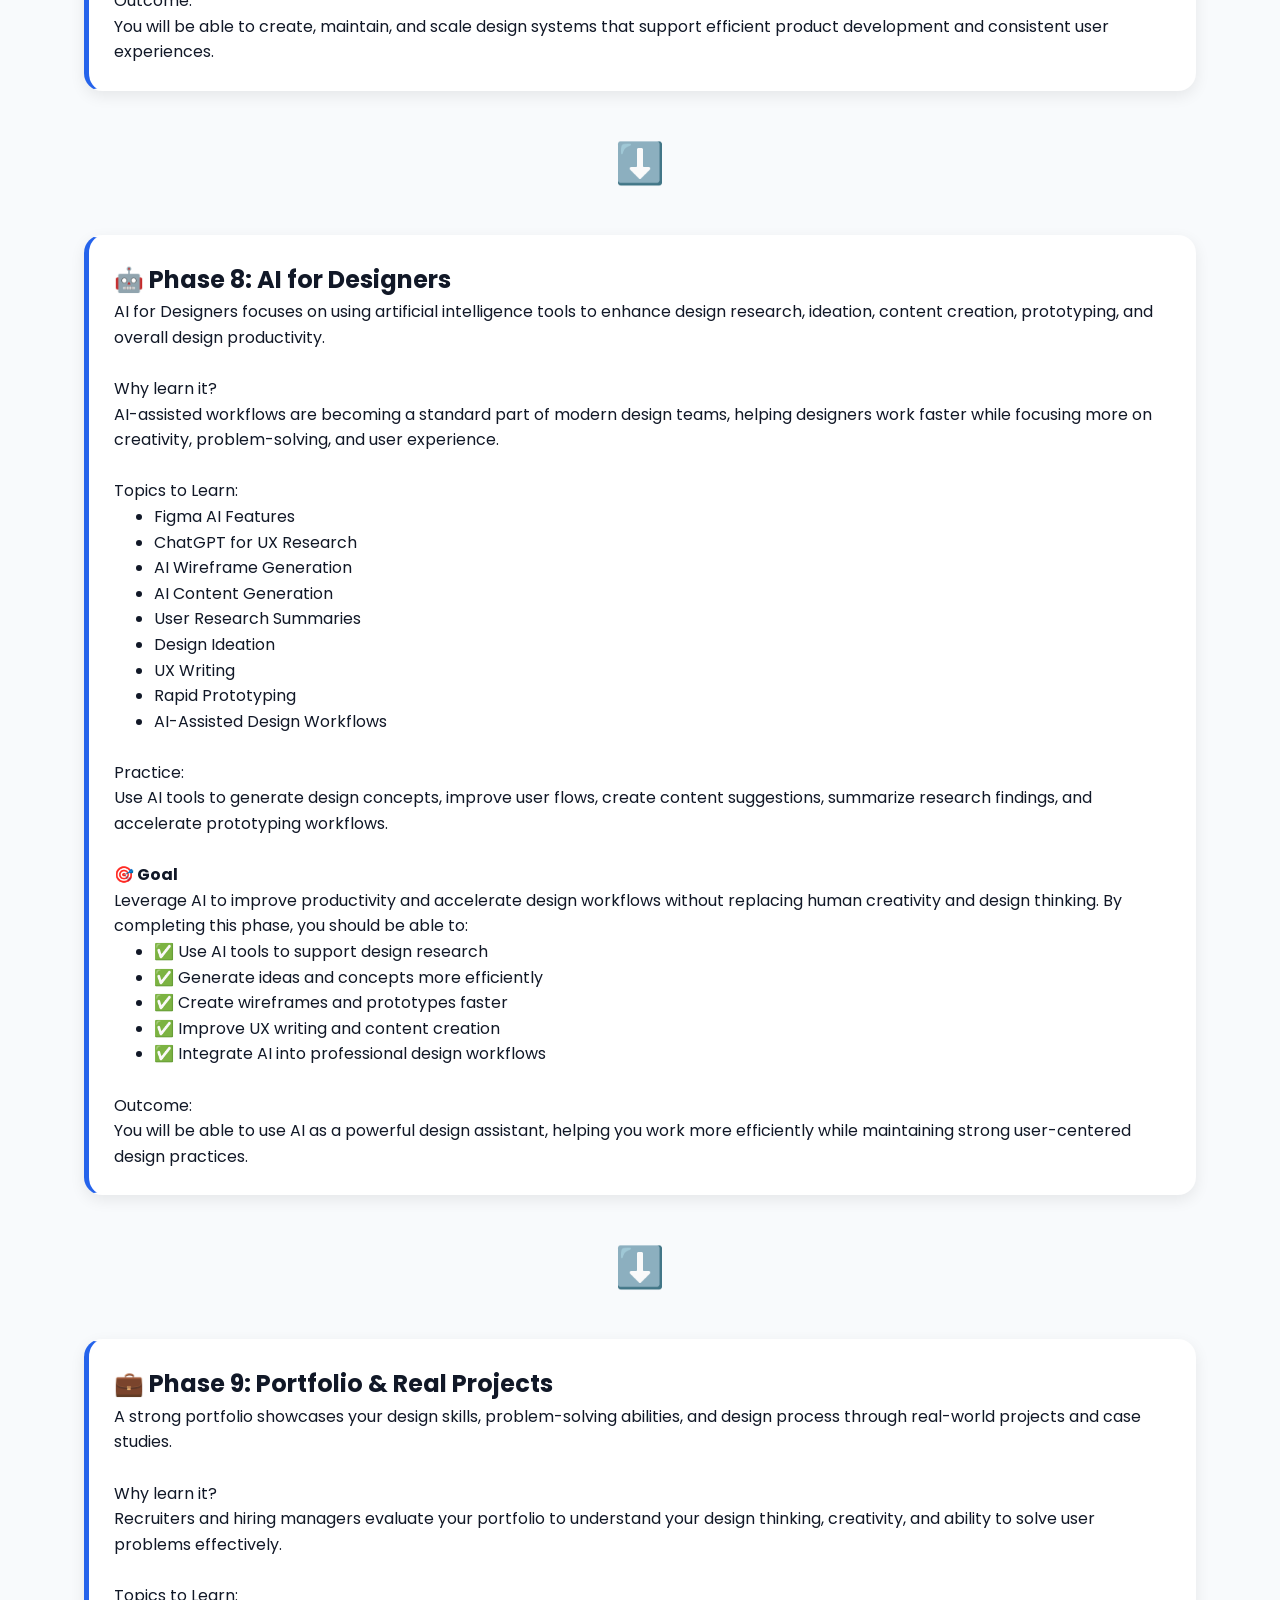
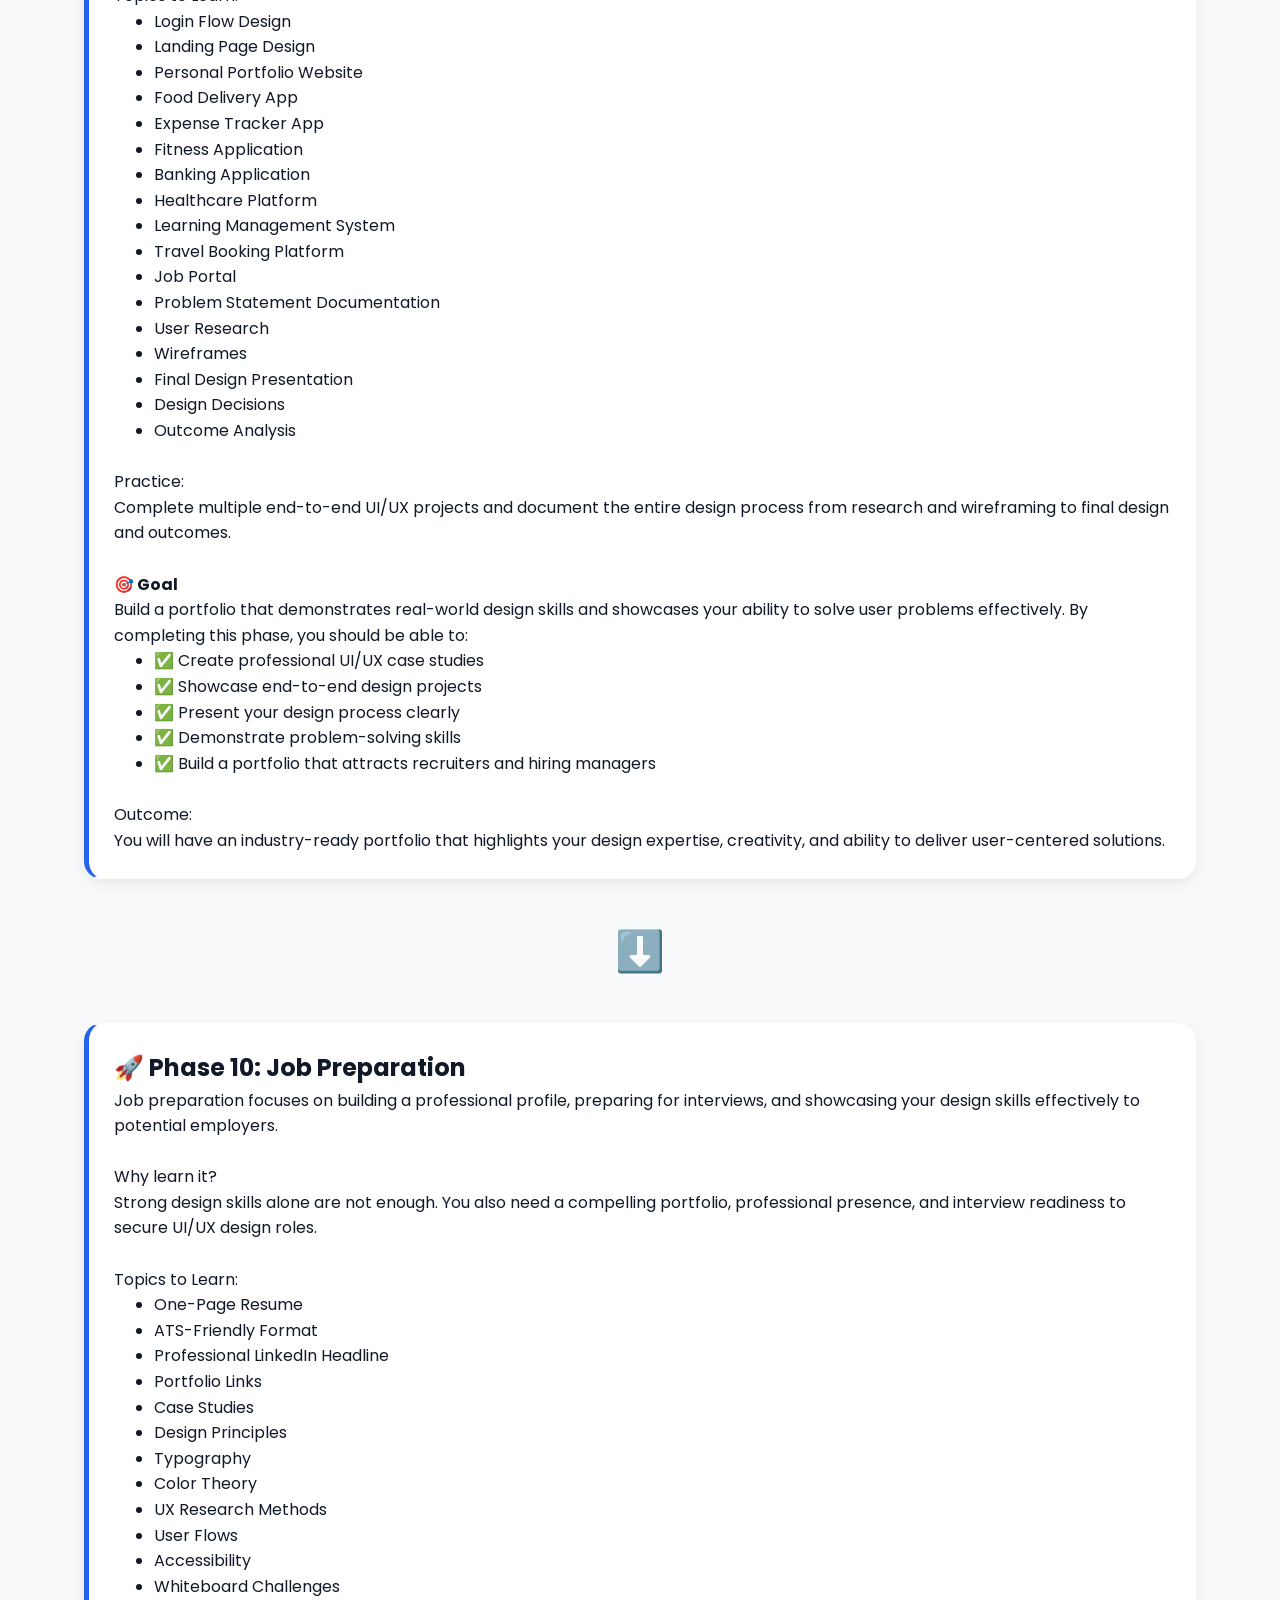
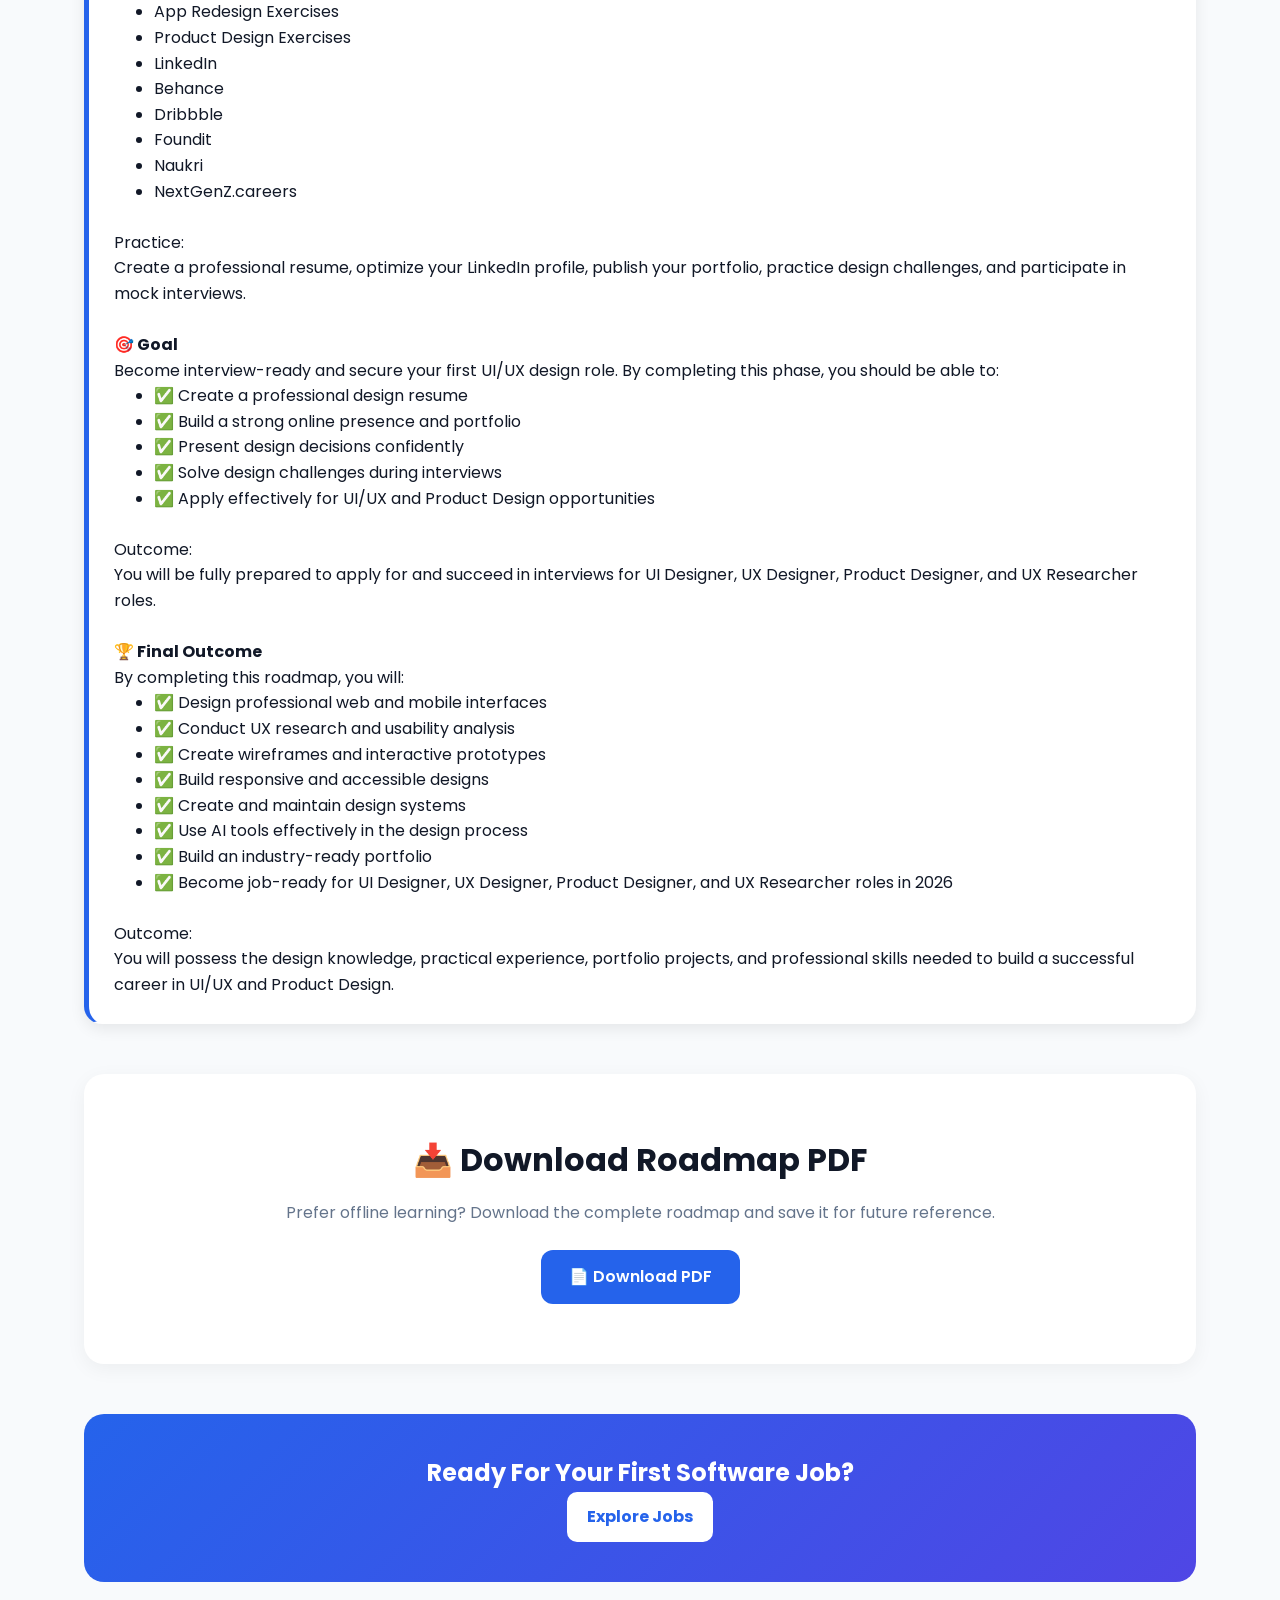
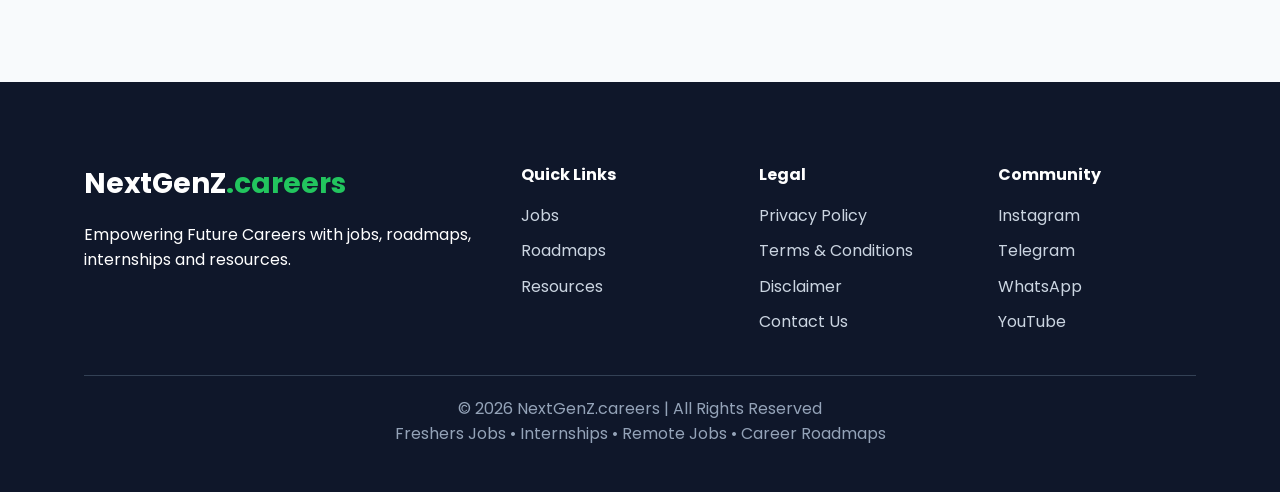
<file: assets/roadmaps/ui-ux-design-roadmap.html>
<!DOCTYPE html>
<html lang="en">
<head>
<meta charset="UTF-8">
<meta name="viewport" content="width=device-width, initial-scale=1.0">

<title>UI/UX Design Roadmap | NextGenZ.careers</title>

<link href="https://fonts.googleapis.com/css2?family=Poppins:wght@300;400;500;600;700&display=swap" rel="stylesheet">
<link rel="stylesheet" href="../../css/style.css">
<link rel="stylesheet" href="https://cdnjs.cloudflare.com/ajax/libs/font-awesome/6.5.1/css/all.min.css">

<style>
body{font-family:Arial,sans-serif;margin:0;background:#f8fafc;color:#111827}
.hero{background:linear-gradient(135deg,#2563eb,#4f46e5);color:#fff;padding:70px 20px;text-align:center}
.hero h1{font-size:48px}
.container{max-width:1200px;margin:auto;padding:20px}
.tags span{display:inline-block;background:rgba(255,255,255,.2);padding:8px 12px;border-radius:20px;margin:5px}
.card{background:#fff;border-radius:18px;padding:25px;box-shadow:0 5px 15px rgba(0,0,0,.08);border-left:5px solid #2563eb}
.cta{background:linear-gradient(135deg,#2563eb,#4f46e5);padding:40px;color:#fff;text-align:center;border-radius:20px;margin-top:30px}
.btn{display:inline-block;background:#fff;color:#2563eb;padding:12px 20px;border-radius:10px;text-decoration:none;font-weight:bold}
.roadmap-grid{
display:flex;
flex-direction:column;
gap:30px;
}

.roadmap-arrow{
text-align:center;
font-size:40px;
margin:10px 0;
color:#2563eb;
}

.indent{
padding-left:40px;
}

/* MENU BUTTON */
.menu-toggle{
display:none;
background:none;
border:none;
font-size:24px;
cursor:pointer;
color:#2563eb;
}

/* MEDIA */
@media(max-width:768px){

.hero h1{
font-size:38px;
}

.menu-toggle{
display:block;
}

.nav-links{
display:none;
flex-direction:column;
position:absolute;
top:80px;
left:0;
width:100%;
background:white;
padding:20px;
box-shadow:0 5px 20px rgba(0,0,0,.1);
}

.nav-links.active{
display:flex;
}

.cta{
padding:35px 25px;
}

}

.download-section{
text-align:center;
padding:60px 20px;
margin:50px 0;
background:white;
border-radius:20px;
box-shadow:0 5px 20px rgba(0,0,0,.05);
}

.download-section h2{
margin-bottom:15px;
font-size:32px;
}

.download-section p{
color:#64748b;
margin-bottom:25px;
}

.download-btn{
display:inline-block;
padding:14px 28px;
background:#2563eb;
color:white;
text-decoration:none;
border-radius:12px;
font-weight:600;
transition:.3s;
}

.download-btn:hover{
transform:translateY(-3px);
box-shadow:0 10px 25px rgba(37,99,235,.25);
}
</style>
</head>
<body>

<nav>
<div class="container navbar">

<a href="index.html" class="logo">
NextGenZ<span>.careers</span>
</a>

<button class="menu-toggle" id="menuToggle">
<i class="fas fa-bars"></i>
</button>

<div class="nav-links" id="navLinks">
<a href="../../index.html">Home</a>
<a href="../../jobs.html">Jobs</a>
<a href="../../roadmaps.html">Roadmaps</a>
<a href="../../resources.html">Resources</a>
<a href="../../contact.html">Contact Us</a>
<a href="../../aboutus.html">About Us</a>
</div>

</div>
</nav>

<div class="hero">
<h1>🎨 UI/UX Design Roadmap</h1>
<p>Beginner → UI Designer → UX Designer → Product Designer</p>
<div class="tags">
<span>UI Design</span>
<span>UX Research</span>
<span>Figma</span>
<span>Wireframing</span>
<span>Prototyping</span>
<span>Design Systems</span>
<span>Portfolio</span>
</div>
</div>
<div class="container">
<h2>Complete Learning Plan</h2>
<br></br>
<div class="roadmap-grid">

<div class="card">

<h2>🎨 Phase 1: Design Fundamentals</h2>

<p>
Learn the core principles of visual design and how users perceive and interact with digital products.
</p>

<p><br></p>

<p>
Why learn it? <br>
Strong design fundamentals help create products that are both visually appealing and easy to use.
</p>

<p><br></p>

<p>
Topics to Learn: <br>
</p>

<ul class="indent">
<li>Contrast</li>
<li>Alignment</li>
<li>Repetition</li>
<li>Proximity</li>
<li>Balance</li>
<li>White Space</li>
<li>Colour Theory</li>
<li>Typography</li>
<li>Layout & Composition</li>
<li>Visual Hierarchy</li>
<li>Gestalt Principles</li>
<li>Empathize</li>
<li>Define</li>
<li>Ideate</li>
<li>Prototype</li>
<li>Test</li>
</ul>

<p><br></p>

<p>
Practice: <br>
Analyse popular websites and mobile apps, recreate simple UI screens, and compare good and bad design examples to understand design principles in action.
</p>

<h4><br>🎯 Goal</h4>

<p>
Build a strong foundation in visual design and design thinking. By completing this phase, you should be able to:
</p>

<ul class="indent">
<li>✅ Understand design fundamentals</li>
<li>✅ Create visually balanced layouts</li>
<li>✅ Apply design thinking principles</li>
<li>✅ Evaluate user-friendly interfaces</li>
</ul>

<p><br></p>
<p>
Outcome: <br>
You will understand the core principles of design and be able to create visually appealing, structured, and user-focused interfaces.
</p>


</div>

<div class="roadmap-arrow">⬇️</div>

<div class="card">

<h2>🖌️ Phase 2: UI Design Basics</h2>

<p>
UI (User Interface) Design focuses on designing the visual elements users interact with in websites, mobile apps, and software products.
</p>

<p><br></p>

<p>
Why learn it? <br>
Every digital product needs intuitive and attractive interfaces that help users complete tasks efficiently and enjoyably.
</p>

<p><br></p>

<p>
Topics to Learn: <br>
</p>

<ul class="indent">
<li>Buttons</li>
<li>Forms</li>
<li>Input Fields</li>
<li>Cards</li>
<li>Modals</li>
<li>Navigation Menus</li>
<li>Icons</li>
<li>Mobile UI Patterns</li>
<li>Web UI Patterns</li>
<li>Dashboard Design</li>
<li>Figma</li>
<li>Penpot</li>
</ul>

<p><br></p>

<p>
Practice: <br>
Create a Login Page, Registration Page, Landing Page, and Dashboard Interface using modern UI design principles.
</p>

<h4><br>🎯 Goal</h4>

<p>
Design attractive and functional interfaces using modern UI patterns and industry-standard tools. By completing this phase, you should be able to:
</p>

<ul class="indent">
<li>✅ Design professional user interfaces</li>
<li>✅ Create reusable UI components</li>
<li>✅ Apply modern design patterns</li>
<li>✅ Build web and mobile interface layouts</li>
<li>✅ Use Figma and Penpot effectively</li>
</ul>

<p><br></p>

<p>
Outcome: <br>
You will be able to design visually appealing and user-friendly interfaces that follow modern UI standards and best practices.
</p>

</div>

<div class="roadmap-arrow">⬇️</div>

<div class="card">

<h2>🧠 Phase 3: UX Fundamentals</h2>

<p>
UX (User Experience) focuses on understanding users, their needs, behaviours, and challenges to create products that provide meaningful and efficient experiences.
</p>

<p><br></p>

<p>
Why learn it? <br>
Beautiful designs fail if users cannot achieve their goals efficiently. UX helps create products that are useful, usable, and enjoyable.
</p>

<p><br></p>

<p>
Topics to Learn: <br>
</p>

<ul class="indent">
<li>User Interviews</li>
<li>Surveys</li>
<li>Competitive Analysis</li>
<li>User Personas</li>
<li>Empathy Maps</li>
<li>User Stories</li>
<li>User Journey Mapping</li>
<li>Information Architecture</li>
<li>Usability Principles</li>
</ul>

<p><br></p>

<p>
Practice: <br>
Study how users interact with websites and mobile apps. Observe user behaviour, identify pain points, and suggest improvements to enhance the overall experience.
</p>

<h4><br>🎯 Goal</h4>

<p>
Understand user needs, pain points, and behaviour to create user-centered digital experiences. By completing this phase, you should be able to:
</p>

<ul class="indent">
<li>✅ Conduct basic UX research</li>
<li>✅ Create user personas and empathy maps</li>
<li>✅ Analyse user journeys and workflows</li>
<li>✅ Improve usability and user satisfaction</li>
<li>✅ Make design decisions based on user needs</li>
</ul>

<p><br></p>

<p>
Outcome: <br>
You will be able to understand users better, identify usability issues, and design experiences that help users achieve their goals effectively.
</p>

</div>

<div class="roadmap-arrow">⬇️</div>

<div class="card">

<h2>📐 Phase 4: Wireframing & User Flows</h2>

<p>
Wireframing and User Flows help designers plan the structure, layout, and navigation of a product before creating detailed visual designs.
</p>

<p><br></p>

<p>
Why learn it? <br>
Wireframes help validate ideas quickly, reduce design errors, and ensure users can navigate products efficiently before investing time in high-fidelity designs.
</p>

<p><br></p>

<p>
Topics to Learn: <br>
</p>

<ul class="indent">
<li>Low-Fidelity Wireframes</li>
<li>Mid-Fidelity Wireframes</li>
<li>High-Fidelity Wireframes</li>
<li>User Tasks</li>
<li>Navigation Flows</li>
<li>Journey Mapping</li>
<li>Information Structure</li>
<li>User Flow Diagrams</li>
</ul>

<p><br></p>

<p>
Practice: <br>
Create wireframes and user flows for a Food Delivery App, E-commerce Website, and Job Portal to understand how users move through digital products.
</p>

<h4><br>🎯 Goal</h4>

<p>
Transform business requirements into structured user experiences and navigation systems. By completing this phase, you should be able to:
</p>

<ul class="indent">
<li>✅ Create effective wireframes for digital products</li>
<li>✅ Design clear user journeys and navigation paths</li>
<li>✅ Organize information logically</li>
<li>✅ Validate product ideas before visual design</li>
<li>✅ Improve user experience through structured planning</li>
</ul>

<p><br></p>

<p>
Outcome: <br>
You will be able to convert ideas and requirements into organized wireframes and user flows that serve as the foundation for successful product design.
</p>

</div>

<div class="roadmap-arrow">⬇️</div>

<div class="card">

<h2>🎨 Phase 5: Figma Mastery</h2>


Figma is the industry-standard design and collaboration tool used to create, prototype, and hand off digital product designs.
</p>

<p><br></p>

<p>
Why learn it? <br>
Most startups and enterprises use Figma for UI/UX design workflows, team collaboration, prototyping, and developer handoff.
</p>

<p><br></p>

<p>
Topics to Learn: <br>
</p>

<ul class="indent">
<li>Frames</li>
<li>Constraints</li>
<li>Components</li>
<li>Variants</li>
<li>Auto Layout</li>
<li>Variables</li>
<li>Design Libraries</li>
<li>Prototyping</li>
<li>Dev Mode</li>
<li>Team Libraries</li>
<li>Comments</li>
<li>Design Handoff</li>
</ul>

<p><br></p>

<p>
Practice: <br>
Design complete web and mobile applications in Figma, create reusable components, build prototypes, and collaborate with team members.
</p>

<h4><br>🎯 Goal</h4>

<p>
Work confidently with professional design workflows and industry-standard tools. By completing this phase, you should be able to:
</p>

<ul class="indent">
<li>✅ Create professional UI designs in Figma</li>
<li>✅ Build reusable components and design systems</li>
<li>✅ Create interactive prototypes</li>
<li>✅ Collaborate effectively with designers and developers</li>
<li>✅ Prepare designs for developer handoff</li>
</ul>

<p><br></p>

<p>
Outcome: <br>
You will be able to use Figma efficiently to design, prototype, collaborate, and deliver professional-quality UI/UX projects.
</p>

</div>

<div class="roadmap-arrow">⬇️</div>

<div class="card">

<h2>📱 Phase 6: Responsive Design & Accessibility</h2>

<p>
Responsive Design and Accessibility focus on creating digital experiences that work seamlessly across different devices and can be used by people with diverse abilities.
</p>

<p><br></p>

<p>
Why learn it? <br>
Accessibility and responsive design are essential industry requirements that ensure products reach a wider audience and provide a consistent user experience across all devices.
</p>

<p><br></p>

<p>
Topics to Learn: <br>
</p>

<ul class="indent">
<li>Mobile-First Design</li>
<li>Grid Systems</li>
<li>Breakpoints</li>
<li>Adaptive Layouts</li>
<li>Color Contrast</li>
<li>Keyboard Navigation</li>
<li>Screen Readers</li>
<li>Accessible Forms</li>
<li>WCAG Guidelines</li>
</ul>

<p><br></p>

<p>
Practice: <br>
Design a Mobile App, Tablet Interface, and Desktop Dashboard while ensuring responsiveness, accessibility, and usability across all screen sizes.
</p>

<h4><br>🎯 Goal</h4>

<p>
Create inclusive and responsive designs that provide excellent user experiences on all devices. By completing this phase, you should be able to:
</p>

<ul class="indent">
<li>✅ Design interfaces for multiple screen sizes</li>
<li>✅ Apply responsive design principles effectively</li>
<li>✅ Follow accessibility best practices</li>
<li>✅ Create inclusive user experiences</li>
<li>✅ Meet modern accessibility standards and guidelines</li>
</ul>

<p><br></p>

<p>
Outcome: <br>
You will be able to design products that are accessible, user-friendly, and optimized for mobile, tablet, and desktop users alike.
</p>

</div>

<div class="roadmap-arrow">⬇️</div>

<div class="card">

<h2>🧩 Phase 7: Design Systems</h2>

<p>
A Design System is a collection of reusable components, guidelines, and standards that ensure consistency across products, teams, and platforms.
</p>

<p><br></p>

<p>
Why learn it? <br>
Large companies rely on design systems to maintain consistency, improve collaboration, reduce design debt, and speed up product development.
</p>

<p><br></p>

<p>
Topics to Learn: <br>
</p>

<ul class="indent">
<li>Design Tokens</li>
<li>Component Libraries</li>
<li>Naming Conventions</li>
<li>Colors</li>
<li>Typography</li>
<li>Icons</li>
<li>Spacing Systems</li>
<li>Material Design</li>
<li>Apple Human Interface Guidelines</li>
<li>Brand Consistency</li>
</ul>

<p><br></p>

<p>
Practice: <br>
Build your own design system in Figma, including reusable components, color palettes, typography scales, and documentation guidelines.
</p>

<h4><br>🎯 Goal</h4>

<p>
Create scalable and reusable design frameworks that improve consistency and efficiency across products. By completing this phase, you should be able to:
</p>

<ul class="indent">
<li>✅ Build reusable UI component libraries</li>
<li>✅ Create and manage design tokens</li>
<li>✅ Establish design standards and guidelines</li>
<li>✅ Maintain consistency across multiple products</li>
<li>✅ Collaborate efficiently with design and development teams</li>
</ul>

<p><br></p>

<p>
Outcome: <br>
You will be able to create, maintain, and scale design systems that support efficient product development and consistent user experiences.
</p>

</div>

<div class="roadmap-arrow">⬇️</div>

<div class="card">

<h2>🤖 Phase 8: AI for Designers</h2>

<p>
AI for Designers focuses on using artificial intelligence tools to enhance design research, ideation, content creation, prototyping, and overall design productivity.
</p>

<p><br></p>

<p>
Why learn it? <br>
AI-assisted workflows are becoming a standard part of modern design teams, helping designers work faster while focusing more on creativity, problem-solving, and user experience.
</p>

<p><br></p>

<p>
Topics to Learn: <br>
</p>

<ul class="indent">
<li>Figma AI Features</li>
<li>ChatGPT for UX Research</li>
<li>AI Wireframe Generation</li>
<li>AI Content Generation</li>
<li>User Research Summaries</li>
<li>Design Ideation</li>
<li>UX Writing</li>
<li>Rapid Prototyping</li>
<li>AI-Assisted Design Workflows</li>
</ul>

<p><br></p>

<p>
Practice: <br>
Use AI tools to generate design concepts, improve user flows, create content suggestions, summarize research findings, and accelerate prototyping workflows.
</p>

<h4><br>🎯 Goal</h4>

<p>
Leverage AI to improve productivity and accelerate design workflows without replacing human creativity and design thinking. By completing this phase, you should be able to:
</p>

<ul class="indent">
<li>✅ Use AI tools to support design research</li>
<li>✅ Generate ideas and concepts more efficiently</li>
<li>✅ Create wireframes and prototypes faster</li>
<li>✅ Improve UX writing and content creation</li>
<li>✅ Integrate AI into professional design workflows</li>
</ul>

<p><br></p>

<p>
Outcome: <br>
You will be able to use AI as a powerful design assistant, helping you work more efficiently while maintaining strong user-centered design practices.
</p>

</div>

<div class="roadmap-arrow">⬇️</div>

<div class="card">

<h2>💼 Phase 9: Portfolio & Real Projects</h2>

<p>
A strong portfolio showcases your design skills, problem-solving abilities, and design process through real-world projects and case studies.
</p>

<p><br></p>

<p>
Why learn it? <br>
Recruiters and hiring managers evaluate your portfolio to understand your design thinking, creativity, and ability to solve user problems effectively.
</p>

<p><br></p>

<p>
Topics to Learn: <br>
</p>

<ul class="indent">
<li>Login Flow Design</li>
<li>Landing Page Design</li>
<li>Personal Portfolio Website</li>
<li>Food Delivery App</li>
<li>Expense Tracker App</li>
<li>Fitness Application</li>
<li>Banking Application</li>
<li>Healthcare Platform</li>
<li>Learning Management System</li>
<li>Travel Booking Platform</li>
<li>Job Portal</li>
<li>Problem Statement Documentation</li>
<li>User Research</li>
<li>Wireframes</li>
<li>Final Design Presentation</li>
<li>Design Decisions</li>
<li>Outcome Analysis</li>
</ul>

<p><br></p>

<p>
Practice: <br>
Complete multiple end-to-end UI/UX projects and document the entire design process from research and wireframing to final design and outcomes.
</p>

<h4><br>🎯 Goal</h4>

<p>
Build a portfolio that demonstrates real-world design skills and showcases your ability to solve user problems effectively. By completing this phase, you should be able to:
</p>

<ul class="indent">
<li>✅ Create professional UI/UX case studies</li>
<li>✅ Showcase end-to-end design projects</li>
<li>✅ Present your design process clearly</li>
<li>✅ Demonstrate problem-solving skills</li>
<li>✅ Build a portfolio that attracts recruiters and hiring managers</li>
</ul>

<p><br></p>

<p>
Outcome: <br>
You will have an industry-ready portfolio that highlights your design expertise, creativity, and ability to deliver user-centered solutions.
</p>

</div>

<div class="roadmap-arrow">⬇️</div>

<div class="card">

<h2>🚀 Phase 10: Job Preparation</h2>

<p>
Job preparation focuses on building a professional profile, preparing for interviews, and showcasing your design skills effectively to potential employers.
</p>

<p><br></p>

<p>
Why learn it? <br>
Strong design skills alone are not enough. You also need a compelling portfolio, professional presence, and interview readiness to secure UI/UX design roles.
</p>

<p><br></p>

<p>
Topics to Learn: <br>
</p>

<ul class="indent">
<li>One-Page Resume</li>
<li>ATS-Friendly Format</li>
<li>Professional LinkedIn Headline</li>
<li>Portfolio Links</li>
<li>Case Studies</li>
<li>Design Principles</li>
<li>Typography</li>
<li>Color Theory</li>
<li>UX Research Methods</li>
<li>User Flows</li>
<li>Accessibility</li>
<li>Whiteboard Challenges</li>
<li>App Redesign Exercises</li>
<li>Product Design Exercises</li>
<li>LinkedIn</li>
<li>Behance</li>
<li>Dribbble</li>
<li>Foundit</li>
<li>Naukri</li>
<li>NextGenZ.careers</li>
</ul>

<p><br></p>

<p>
Practice: <br>
Create a professional resume, optimize your LinkedIn profile, publish your portfolio, practice design challenges, and participate in mock interviews.
</p>

<h4><br>🎯 Goal</h4>

<p>
Become interview-ready and secure your first UI/UX design role. By completing this phase, you should be able to:
</p>

<ul class="indent">
<li>✅ Create a professional design resume</li>
<li>✅ Build a strong online presence and portfolio</li>
<li>✅ Present design decisions confidently</li>
<li>✅ Solve design challenges during interviews</li>
<li>✅ Apply effectively for UI/UX and Product Design opportunities</li>
</ul>

<p><br></p>

<p>
Outcome: <br>
You will be fully prepared to apply for and succeed in interviews for UI Designer, UX Designer, Product Designer, and UX Researcher roles.
</p>

<h4><br>🏆 Final Outcome</h4>

<p>
By completing this roadmap, you will:
</p>

<ul class="indent">
<li>✅ Design professional web and mobile interfaces</li>
<li>✅ Conduct UX research and usability analysis</li>
<li>✅ Create wireframes and interactive prototypes</li>
<li>✅ Build responsive and accessible designs</li>
<li>✅ Create and maintain design systems</li>
<li>✅ Use AI tools effectively in the design process</li>
<li>✅ Build an industry-ready portfolio</li>
<li>✅ Become job-ready for UI Designer, UX Designer, Product Designer, and UX Researcher roles in 2026</li>
</ul>

<p><br></p>

<p>
Outcome: <br>
You will possess the design knowledge, practical experience, portfolio projects, and professional skills needed to build a successful career in UI/UX and Product Design.
</p>

</div>

</div>

<section class="download-section">

<h2>📥 Download Roadmap PDF</h2>

<p>
Prefer offline learning? Download the complete roadmap and save it for future reference.
</p>

<a
href="../../assets/roadmaps/NextGenZ_UI_UX_Design_Roadmap.pdf"
download
class="download-btn">

📄 Download PDF

</a>

</section>

<div class="cta"><h2>Ready For Your First Software Job?</h2><a class="btn" href="jobs.html">Explore Jobs</a></div>
</div>

<footer class="footer">

<div class="container">

<div class="footer-grid">

<div>

<h3 class="footer-logo">
NextGenZ<span>.careers</span>
</h3>

<p>
Empowering Future Careers with jobs,
roadmaps, internships and resources.
</p>

</div>

<div>

<h4>Quick Links</h4>

<a href="jobs.html">Jobs</a>
<a href="roadmaps.html">Roadmaps</a>
<a href="resources.html">Resources</a>

</div>

<div>

<h4>Legal</h4>

<a href="privacy-policy.html">Privacy Policy</a>
<a href="terms-and-conditions.html">Terms & Conditions</a>
<a href="disclaimer.html">Disclaimer</a>
<a href="contact.html">Contact Us</a>

</div>

<div>

<h4>Community</h4>

<a href="https://www.instagram.com/nextgenz.careers___" target="_blank">Instagram</a>
<a href="https://t.me/NextGenZ_3507" target="_blank">Telegram</a>
<a href="https://whatsapp.com/channel/0029Vb7myvzFXUuTW505jc34" target="_blank">WhatsApp</a>
<a href="https://youtube.com/@nextgenz.careers" target="_blank">YouTube</a>

</div>

</div>

<div class="footer-bottom">

<p>
© 2026 NextGenZ.careers | All Rights Reserved
</p>

<p>
Freshers Jobs • Internships • Remote Jobs • Career Roadmaps
</p>

</div>

</div>

</footer>

<script>

const menuToggle =
document.getElementById("menuToggle");

const navLinks =
document.getElementById("navLinks");

menuToggle.addEventListener("click",()=>{

navLinks.classList.toggle("active");

});

</script>
</body>
</html>
</file>
<file: css/style.css>
/* =========================
   NEXTGENZ.CAREERS STYLE.CSS
========================= */

*{
margin:0;
padding:0;
box-sizing:border-box;
font-family:'Poppins',sans-serif;
-webkit-font-smoothing:antialiased;
}

html{
scroll-behavior:smooth;
}

body{
background:#f8fafc;
color:#111827;
line-height:1.6;
}

.container{
width:90%;
max-width:1200px;
margin:auto;
}

/* =========================
   NAVBAR
========================= */

nav{
background:white;
padding:20px 0;
box-shadow:0 2px 10px rgba(0,0,0,0.05);
position:sticky;
top:0;
z-index:999;
}

.navbar{
display:flex;
justify-content:space-between;
align-items:center;
}

.logo{
font-size:28px;
font-weight:700;
color:#2563eb;
text-decoration:none;
display:inline-block;
cursor:pointer;
transition:.3s ease;
}

.logo:hover{
transform:scale(1.03);
text-decoration:none;
}

.logo:visited{
text-decoration:none;
}

.logo span{
color:#22c55e;
}

.nav-links a{
text-decoration:none;
margin-left:25px;
color:#111827;
font-weight:500;
position:relative;
transition:.3s ease;
}

.nav-links a:hover{
color:#2563eb;
}

.nav-links a::after{
content:'';
position:absolute;
left:0;
bottom:-5px;
width:0;
height:2px;
background:#2563eb;
transition:.3s ease;
}

.nav-links a:hover::after{
width:100%;
}

/* =========================
   TICKER
========================= */

.ticker{
background:#e0f2fe;
padding:12px;
border-radius:12px;
margin-bottom:40px;
font-weight:600;
color:#0369a1;
}

/* =========================
   HERO
========================= */

.hero{
padding:80px 0;
}

.hero-content{
display:flex;
align-items:center;
justify-content:space-between;
gap:40px;
}

.hero-text{
flex:1;
}

.hero-text h1{
font-size:55px;
line-height:1.1;
margin-bottom:20px;
}

.hero-text span{
color:#2563eb;
}

.hero-text p{
font-size:18px;
color:#64748b;
margin-bottom:30px;
}

.hero-buttons{
display:flex;
gap:15px;
flex-wrap:wrap;
}

.btn-primary,
.btn-secondary{
display:inline-block;
padding:14px 28px;
border-radius:10px;
text-decoration:none;
font-weight:600;
transition:all .3s ease;
}

.btn-primary{
background:#2563eb;
color:white;
}

.btn-primary:hover{
transform:translateY(-3px);
box-shadow:0 10px 25px rgba(37,99,235,.25);
}

.btn-secondary{
border:1px solid #d1d5db;
color:#111827;
background:white;
}

.btn-secondary:hover{
transform:translateY(-3px);
}

.hero-image{
flex:1;
text-align:center;
}

.hero-image img{
max-width:500px;
width:100%;
height:auto;
}

/* =========================
   STATS
========================= */

.stats{
display:grid;
grid-template-columns:repeat(4,1fr);
gap:20px;
margin:50px 0;
}

.stats-contact{
display:grid;
padding:30px;
grid-template-columns:repeat(4,1fr);
gap:10px;
margin:10px 0;
}

.stat-card{
background:white;
padding:30px;
border-radius:16px;
text-align:center;
box-shadow:0 5px 15px rgba(0,0,0,0.05);

transition:
transform .35s cubic-bezier(.22,1,.36,1),
box-shadow .35s ease;
}

.stat-card:hover{
transform:translateY(-8px);

box-shadow:
0 20px 40px rgba(37,99,235,.10);
}

.stat-card h2{
color:white;
font-size:32px;
}

.stat-card.blue{
background:#2563eb;
color:white;
}

.stat-card.green{
background:#22c55e;
color:white;
}

/* =========================
   SECTION
========================= */

.section{
padding:70px 0;
}

.section-title{
font-size:36px;
margin-bottom:30px;
}

/* =========================
   ROADMAP CARDS
========================= */

.cards{
display:grid;
grid-template-columns:repeat(3,1fr);
gap:25px;
}

.card{
background:white;
padding:25px;
border-radius:18px;
border:1px solid transparent;

box-shadow:0 5px 15px rgba(0,0,0,0.05);

transition:
transform .35s cubic-bezier(.22,1,.36,1),
box-shadow .35s cubic-bezier(.22,1,.36,1),
border-color .35s ease;
}

.card:hover{

transform:
translateY(-10px)
scale(1.02);

border-color:#2563eb;

box-shadow:
0 20px 40px rgba(37,99,235,0.12),
0 8px 20px rgba(0,0,0,0.08);

}

.card h3{
margin-bottom:10px;
}

/* =========================
   FILTERS
========================= */

.filters{
display:flex;
gap:10px;
flex-wrap:wrap;
margin-bottom:20px;
}

.filter-btn{
background:white;
border:none;
padding:10px 18px;
border-radius:30px;
cursor:pointer;
box-shadow:0 2px 8px rgba(0,0,0,0.08);
transition:.3s ease;
}

.filter-btn:hover{
transform:translateY(-2px);
}

.filter-btn.active{
background:#2563eb;
color:white;
}

.search{
width:100%;
padding:15px;
border-radius:12px;
border:1px solid #d1d5db;
margin-bottom:25px;
}

/* =========================
   JOB CARDS
========================= */

.job-grid{
display:grid;
grid-template-columns:repeat(3,1fr);
gap:25px;
}

.job-card{
background:white;
padding:25px;
border-radius:18px;
border:1px solid transparent;

transition:
transform .35s cubic-bezier(.22,1,.36,1),
box-shadow .35s cubic-bezier(.22,1,.36,1),
border-color .35s ease;
}

.job-card:hover{

transform:translateY(-10px);

border-color:#2563eb;

box-shadow:
0 25px 50px rgba(37,99,235,0.15);

}

.badge{
display:inline-block;
background:#e0e7ff;
color:#2563eb;
padding:6px 12px;
border-radius:20px;
font-size:13px;
margin-bottom:15px;
font-weight:600;
}

.apply-btn{
display:inline-block;
margin-top:15px;
background:#2563eb;
color:white;
padding:10px 18px;
border-radius:8px;
text-decoration:none;

transition:
transform .3s ease,
box-shadow .3s ease;
}

.apply-btn:hover{
transform:translateY(-3px);
box-shadow:0 10px 25px rgba(37,99,235,.25);
}

.badge.new{
background:#dcfce7;
color:#15803d;
}

/* =========================
   TELEGRAM
========================= */

.telegram{
background:linear-gradient(
135deg,
#2563eb,
#4f46e5
);

color:white;

padding:50px;
border-radius:20px;
text-align:center;
}

.telegram h2{
margin-bottom:15px;
}

.telegram a{
display:inline-block;
background:white;
color:#2563eb;
padding:12px 24px;
border-radius:10px;
text-decoration:none;
font-weight:600;
margin-top:15px;

transition:.3s ease;
}

.telegram a:hover{
transform:translateY(-3px);
}

/* =========================
   SOCIAL SECTION
========================= */

.social-grid{
display:flex;
justify-content:center;
gap:25px;
flex-wrap:wrap;
margin-top:30px;
}

.social-gridContact{
display:grid;
justify-content:center;
grid-template-columns:repeat(2,1fr);
gap:30px;
max-width:100px;
margin:auto;
}

.social-card{
width:250px;
background:#fff;

padding:30px 20px;

border-radius:18px;

text-align:center;

text-decoration:none;

color:#111827;

box-shadow:0 5px 15px rgba(0,0,0,.05);

transition:
transform .35s cubic-bezier(.22,1,.36,1),
box-shadow .35s ease;
}

.social-card:hover{
transform:translateY(-10px);

box-shadow:
0 20px 40px rgba(37,99,235,.12);
}

.social-icon{
font-size:42px;
margin-bottom:15px;
}

.social-card h3{
font-size:22px;
margin-bottom:8px;
}

.social-card p{
font-size:15px;
color:#64748b;
}

.section-title{
font-size:36px;
margin-bottom:30px;
text-align:center;
}

.social-card:nth-child(1) .social-icon{
color:#E4405F; /* Instagram */
}

.social-card:nth-child(2) .social-icon{
color:#229ED9; /* Telegram */
}

.social-card:nth-child(3) .social-icon{
color:#25D366; /* WhatsApp */
}

.social-card:nth-child(4) .social-icon{
color:#FF0000; /* YouTube */
}

.social-card:nth-child(5) .social-icon{
color:#1877F2; /* Facebook Blue */
}

.social-links{
display:flex;
justify-content:center;
flex-wrap:wrap;
gap:15px;
margin:40px 0;
}

.social-links a{
text-decoration:none;
background:white;
padding:14px 22px;
border-radius:12px;
color:#111827;
font-weight:600;
box-shadow:0 5px 15px rgba(0,0,0,.05);
transition:all .3s ease;
}

.social-links a:hover{
transform:translateY(-5px);
box-shadow:0 15px 30px rgba(37,99,235,.15);
}

/* =========================
   FOOTER
========================= */

.footer{
background:#0f172a;
color:white;
padding:60px 0 25px;
margin-top:80px;
}

.footer-grid{
display:grid;
grid-template-columns:2fr 1fr 1fr 1fr;
gap:40px;
}

.footer-logo{
font-size:28px;
font-weight:700;
margin-bottom:15px;
}

.footer-logo span{
color:#22c55e;
}

.footer h4{
margin-bottom:15px;
}

.footer a{
display:block;
color:#cbd5e1;
text-decoration:none;
margin-bottom:10px;
transition:.3s;
}

.footer a:hover{
color:white;
}

.footer-bottom{
border-top:1px solid #334155;
margin-top:30px;
padding-top:20px;
text-align:center;
color:#94a3b8;
}

@media(max-width:768px){

.footer-grid{
grid-template-columns:1fr;
text-align:center;
}

}

/* =========================
   MOBILE
========================= */

.menu-toggle{
display:none;
background:none;
border:none;
font-size:28px;
cursor:pointer;
}

@media(max-width:768px){

.job-grid{
grid-template-columns:1fr;
}

.navbar{
position:relative;
}

.menu-toggle{
display:block;
}

.nav-links{
display:none;
position:absolute;
top:70px;
left:0;
right:0;
width:100%;
background:white;
padding:20px;
border-radius:0 0 15px 15px;
box-shadow:0 10px 30px rgba(0,0,0,.1);
flex-direction:column;
gap:15px;
}

.nav-links.active{
display:flex;
}

.nav-links a{
margin:0;
padding:8px 0;
}

.hero-content{
flex-direction:column;
}

.hero-text h1{
font-size:38px;
}

.cards{
grid-template-columns:1fr;
}

.job-grid{
grid-template-columns:1fr;
}

.stats{
grid-template-columns:repeat(2,1fr);
}

.social-grid{
flex-direction:column;
align-items:center;
}

.hero-image img{
max-width:320px;
}

}
</file>
